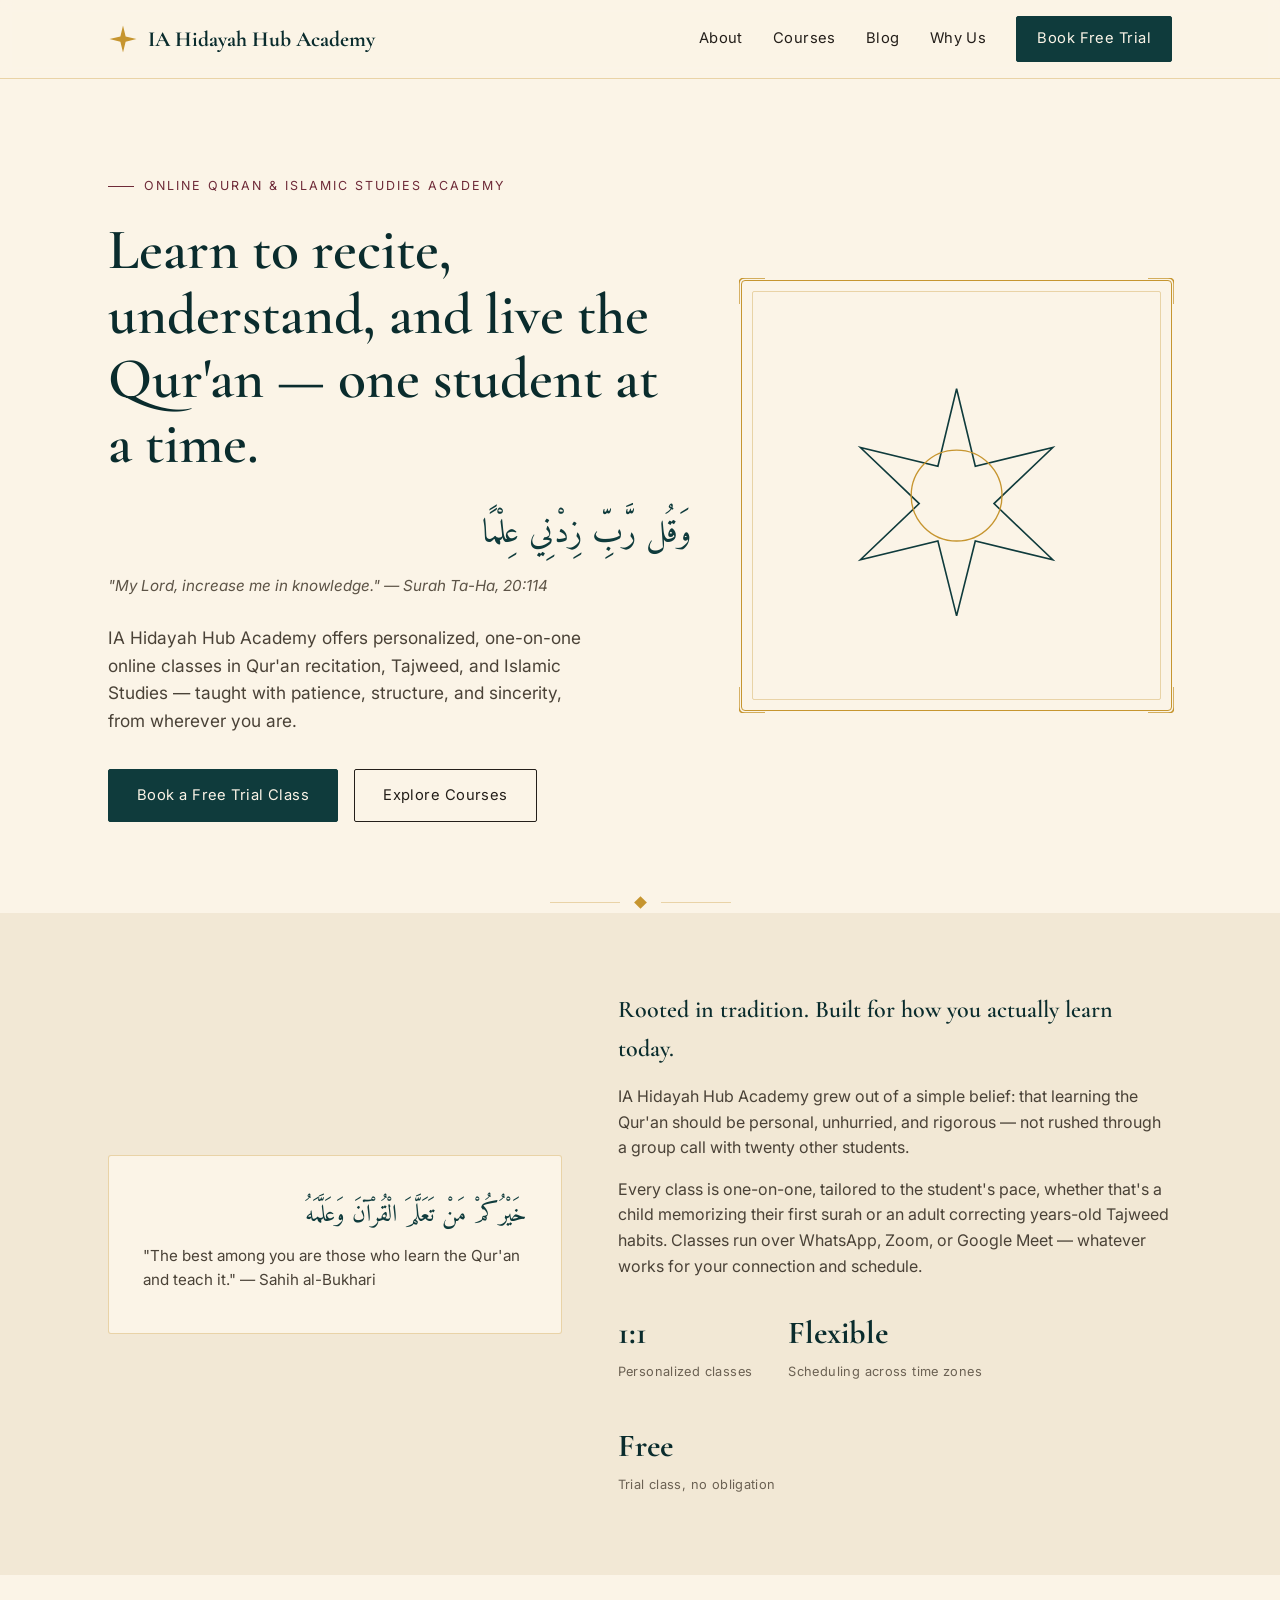
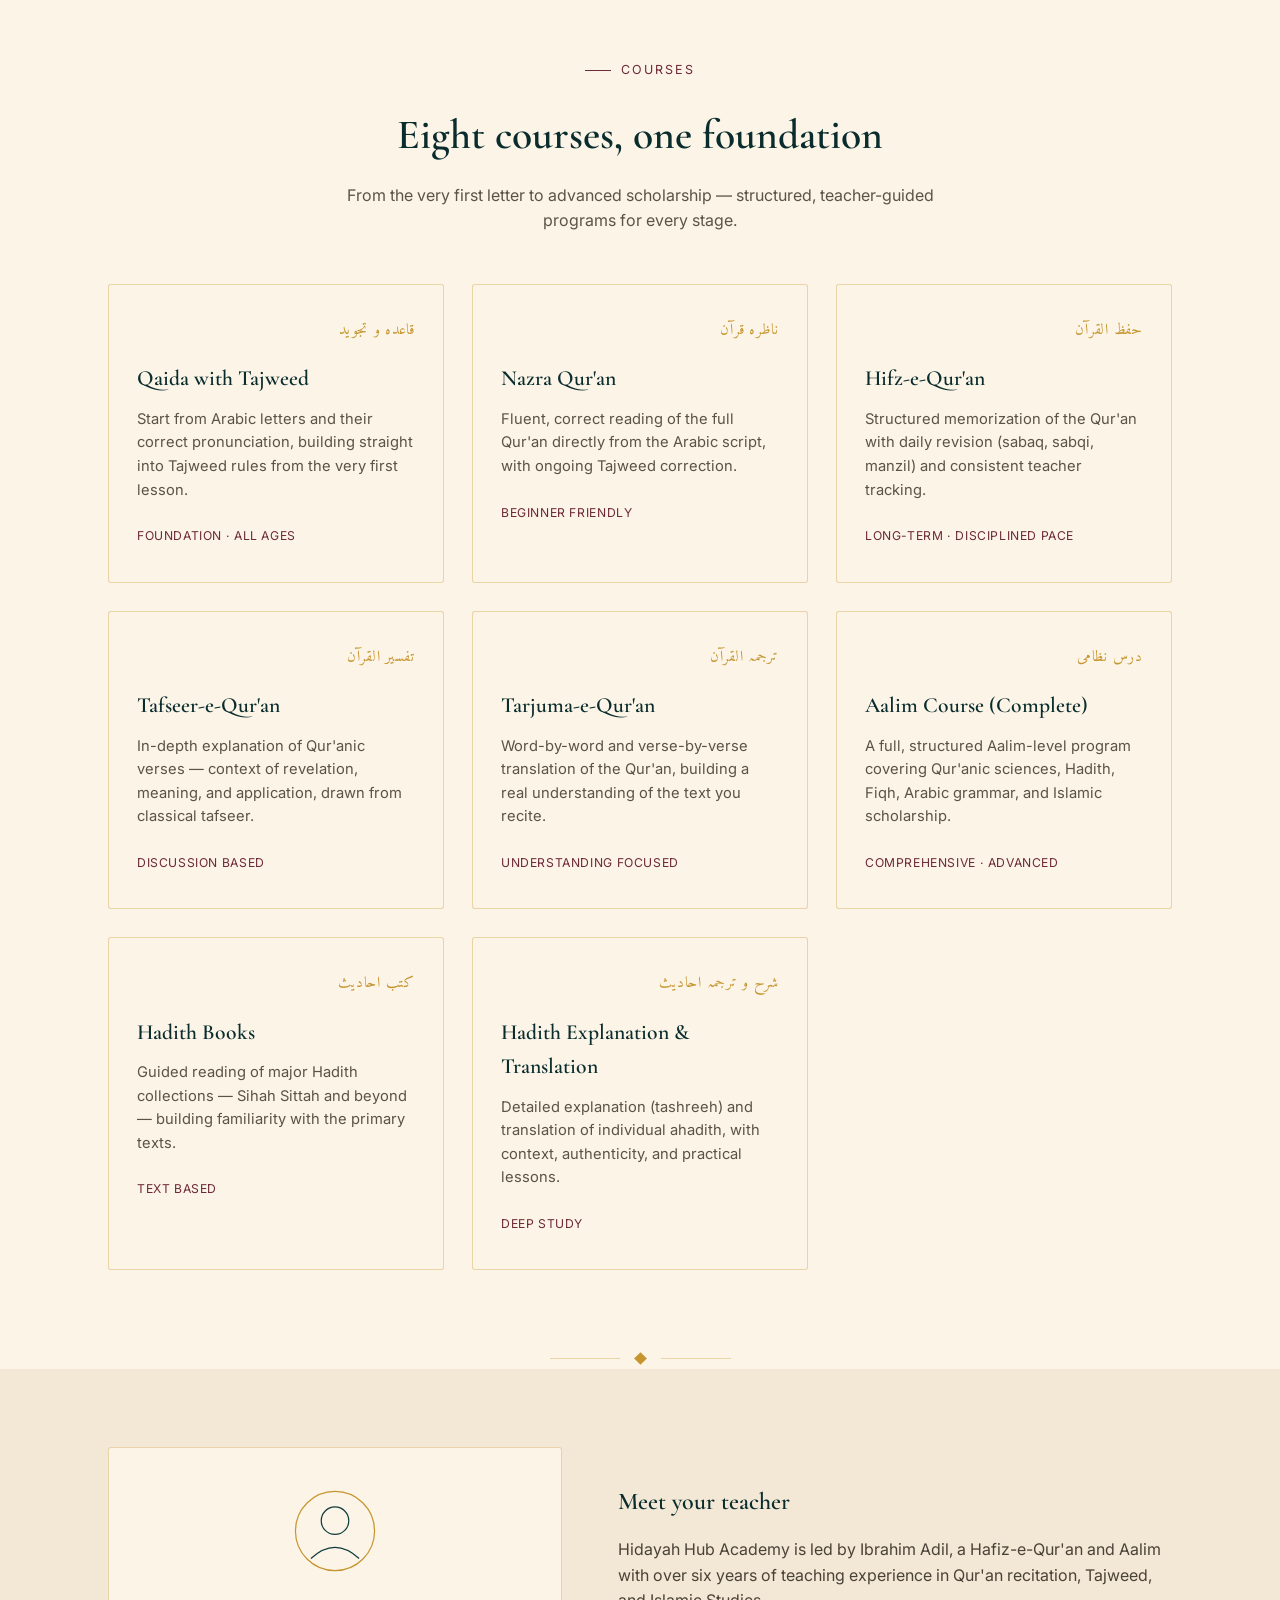
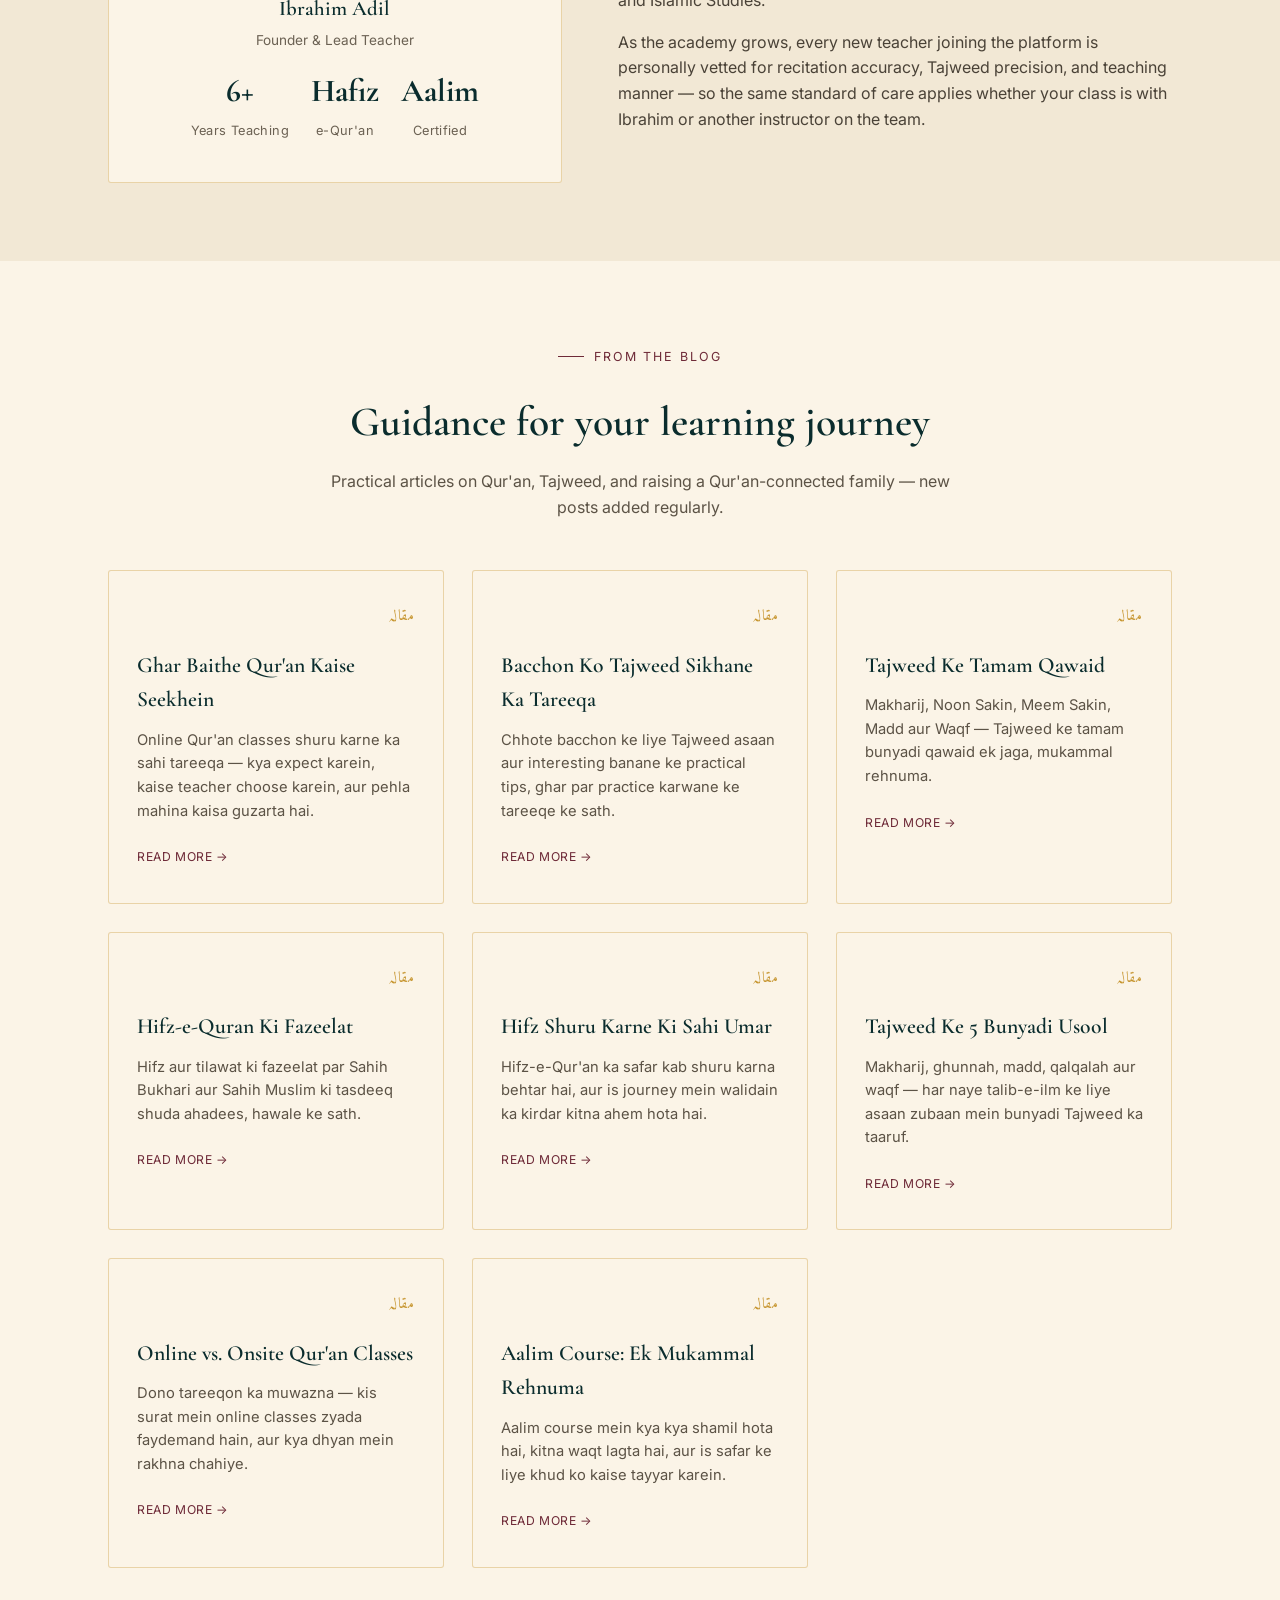
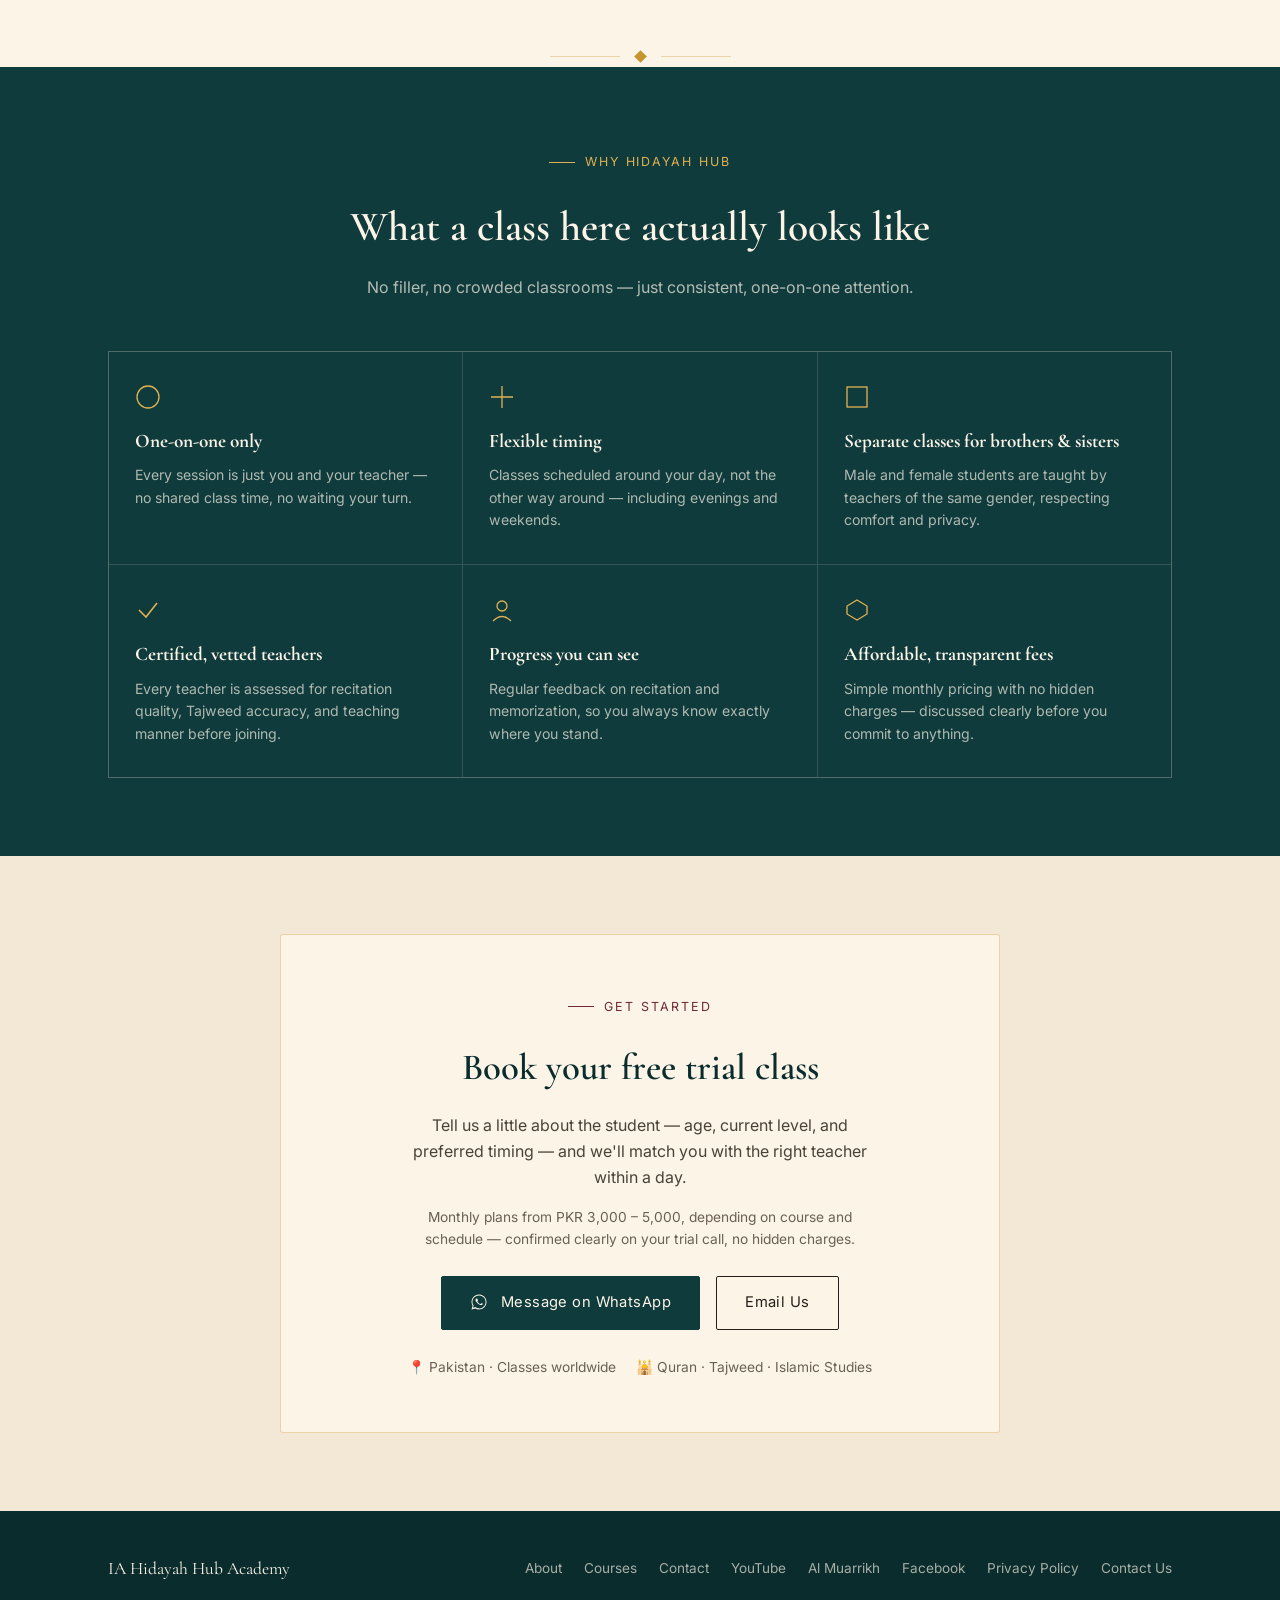
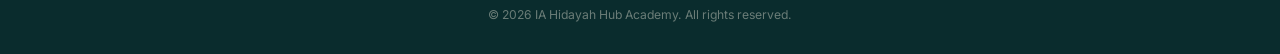
<file: index.html>
<!DOCTYPE html>
<html lang="en">
<head>
<meta charset="UTF-8">
<meta name="viewport" content="width=device-width, initial-scale=1.0">
<title>IA Hidayah Hub Academy — Online Quran, Tajweed &amp; Islamic Studies</title>
<meta name="description" content="IA Hidayah Hub Academy offers one-on-one online Quran recitation, Tajweed, and Islamic Studies classes with certified teachers, flexible scheduling, and a free trial class.">
<link rel="preconnect" href="https://fonts.googleapis.com">
<link href="https://fonts.googleapis.com/css2?family=Amiri:ital,wght@0,400;0,700;1,400&family=Cormorant+Garamond:wght@500;600;700&family=Inter:wght@400;500;600;700&display=swap" rel="stylesheet">
<style>
  :root{
    --ink: #0F3B3C;
    --ink-deep: #0A2C2D;
    --parchment: #FBF4E7;
    --parchment-dim: #F2E8D5;
    --gold: #C6952F;
    --gold-bright: #E0B152;
    --maroon: #6E2A38;
    --charcoal: #241F1A;
    --line: rgba(198,149,47,0.35);
  }
  *{ box-sizing: border-box; margin:0; padding:0; }
  html{ scroll-behavior: smooth; }
  body{
    background: var(--parchment);
    color: var(--charcoal);
    font-family: 'Inter', sans-serif;
    line-height: 1.6;
    overflow-x: hidden;
  }
  h1,h2,h3{ font-family:'Cormorant Garamond', serif; font-weight:600; color: var(--ink-deep); }
  .arabic{ font-family:'Amiri', serif; direction: rtl; }
  a{ text-decoration:none; color:inherit; }
  img,svg{ display:block; max-width:100%; }
  .wrap{ max-width: 1120px; margin: 0 auto; padding: 0 28px; }

  /* motion */
  @media (prefers-reduced-motion: reduce){
    *{ animation: none !important; transition: none !important; }
  }
  .reveal{ opacity:0; transform: translateY(18px); transition: opacity .7s ease, transform .7s ease; }
  .reveal.in{ opacity:1; transform: translateY(0); }

  /* geometric star (signature motif) */
  .star8{
    width: 100%; height:100%;
  }

  /* header */
  header{
    position: sticky; top:0; z-index: 50;
    background: rgba(251,244,231,0.92);
    backdrop-filter: blur(6px);
    border-bottom: 1px solid var(--line);
  }
  .nav{ display:flex; align-items:center; justify-content:space-between; padding: 16px 28px; max-width:1120px; margin:0 auto; }
  .brand{ display:flex; align-items:center; gap:10px; font-family:'Cormorant Garamond',serif; font-size:1.35rem; font-weight:700; color:var(--ink-deep); }
  .brand .mark{ width:30px; height:30px; flex-shrink:0; }
  .nav-links{ display:flex; align-items:center; gap:30px; }
  .nav-links a{ font-size:.92rem; letter-spacing:.03em; color: var(--charcoal); position:relative; }
  .nav-links a::after{ content:''; position:absolute; left:0; bottom:-5px; width:0; height:1px; background:var(--gold); transition:width .3s ease; }
  .nav-links a:hover::after{ width:100%; }
  .nav-cta{ background: var(--ink); color: var(--parchment) !important; padding: 10px 20px; border-radius:2px; font-size:.86rem; letter-spacing:.03em; border:1px solid var(--ink); transition: background .25s, color .25s; }
  .nav-cta:hover{ background: transparent; color: var(--ink) !important; }
  .burger{ display:none; }

  /* hero */
  .hero{ position:relative; padding: 90px 0 70px; overflow:hidden; }
  .hero-grid{ display:grid; grid-template-columns: 1.15fr .85fr; gap: 50px; align-items:center; }
  .eyebrow{ display:inline-flex; align-items:center; gap:10px; font-size:.78rem; letter-spacing:.16em; text-transform:uppercase; color: var(--maroon); margin-bottom:22px; }
  .eyebrow::before{ content:''; width:26px; height:1px; background: var(--maroon); }
  .hero h1{ font-size: clamp(2.4rem, 4.6vw, 3.6rem); line-height:1.12; margin-bottom: 22px; }
  .hero .ayah{ font-size: 2.1rem; color: var(--ink); margin: 26px 0 8px; line-height:1.9; }
  .hero .ayah-en{ font-size:.95rem; color:#5c5346; font-style:italic; margin-bottom: 26px; }
  .hero p.lede{ font-size: 1.08rem; color:#4a4237; max-width: 480px; margin-bottom: 34px; }
  .cta-row{ display:flex; gap:16px; flex-wrap:wrap; }
  .btn{ display:inline-block; padding: 14px 28px; font-size:.92rem; letter-spacing:.03em; border-radius:2px; transition: all .25s ease; }
  .btn-primary{ background: var(--ink); color: var(--parchment); border:1px solid var(--ink); }
  .btn-primary:hover{ background: var(--maroon); border-color: var(--maroon); }
  .btn-ghost{ border:1px solid var(--charcoal); color: var(--charcoal); }
  .btn-ghost:hover{ background: var(--charcoal); color: var(--parchment); }

  .hero-ornament{ position:relative; aspect-ratio: 1/1; display:flex; align-items:center; justify-content:center; }
  .frame{ position:absolute; inset:0; border: 1.5px solid var(--gold); border-radius: 4px; }
  .frame::before{ content:''; position:absolute; inset:10px; border: 1px solid var(--line); border-radius:2px; }
  .star-center{ width: 62%; animation: spin 60s linear infinite; }
  @keyframes spin{ to{ transform: rotate(360deg); } }
  .corner{ position:absolute; width:26px; height:26px; }
  .corner svg{ width:100%; height:100%; }
  .corner.tl{ top:-2px; left:-2px; }
  .corner.tr{ top:-2px; right:-2px; transform:scaleX(-1); }
  .corner.bl{ bottom:-2px; left:-2px; transform:scaleY(-1); }
  .corner.br{ bottom:-2px; right:-2px; transform:scale(-1,-1); }

  /* divider */
  .divider{ display:flex; align-items:center; justify-content:center; gap:16px; padding: 6px 0; }
  .divider .ln{ height:1px; width:70px; background: var(--line); }
  .divider .diamond{ width:9px; height:9px; background: var(--gold); transform: rotate(45deg); }

  section{ padding: 78px 0; }
  .section-head{ text-align:center; max-width:620px; margin:0 auto 50px; }
  .section-head .eyebrow{ justify-content:center; }
  .section-head h2{ font-size: clamp(1.9rem, 3.4vw, 2.6rem); margin-bottom: 14px; }
  .section-head p{ color:#5c5346; font-size:1rem; }

  /* about */
  .about{ background: var(--parchment-dim); }
  .about-grid{ display:grid; grid-template-columns: .9fr 1.1fr; gap:56px; align-items:center; }
  .about-panel{ border:1px solid var(--line); padding: 40px 34px; background: var(--parchment); border-radius:3px; }
  .about-panel .arabic{ font-size:1.5rem; color:var(--ink); margin-bottom:10px; }
  .about-panel p{ color:#4a4237; font-size:.95rem; }
  .about-copy h3{ font-size:1.5rem; margin-bottom:16px; }
  .about-copy p{ color:#4a4237; margin-bottom:16px; }
  .stat-row{ display:flex; gap:36px; margin-top: 28px; flex-wrap:wrap; }
  .stat b{ display:block; font-family:'Cormorant Garamond',serif; font-size:2rem; color: var(--ink-deep); }
  .stat span{ font-size:.8rem; color:#6b6153; letter-spacing:.03em; }

  /* courses */
  .courses-grid{ display:grid; grid-template-columns: repeat(3,1fr); gap: 28px; }
  .course-card{ display:block; background: var(--parchment); border:1px solid var(--line); border-radius:3px; padding: 34px 28px; position:relative; transition: transform .3s ease, box-shadow .3s ease; }
  .course-card:hover{ transform: translateY(-6px); box-shadow: 0 18px 34px rgba(15,59,60,0.1); }
  .course-num{ font-family:'Amiri',serif; font-size:.95rem; color: var(--gold); margin-bottom: 18px; letter-spacing:.05em; }
  .course-card h3{ font-size:1.35rem; margin-bottom:12px; }
  .course-card p{ font-size:.92rem; color:#5c5346; margin-bottom:20px; }
  .course-card .tag{ font-size:.76rem; letter-spacing:.05em; text-transform:uppercase; color: var(--maroon); }

  /* why us */
  .why{ background: var(--ink); color: var(--parchment); }
  .why .section-head h2{ color: var(--parchment); }
  .why .section-head p{ color: rgba(251,244,231,.7); }
  .why .eyebrow{ color: var(--gold-bright); }
  .why .eyebrow::before{ background: var(--gold-bright); }
  .feature-grid{ display:grid; grid-template-columns: repeat(3,1fr); gap: 1px; background: rgba(251,244,231,0.14); border:1px solid rgba(251,244,231,0.14); }
  .feature{ background: var(--ink); padding: 32px 26px; }
  .feature .mark{ width:26px; height:26px; margin-bottom:16px; }
  .feature h4{ font-family:'Cormorant Garamond',serif; font-size:1.2rem; margin-bottom:8px; color: var(--parchment); }
  .feature p{ font-size:.88rem; color: rgba(251,244,231,.68); }

  /* contact */
  .contact{ background: var(--parchment-dim); }
  .contact-panel{ background: var(--parchment); border:1px solid var(--line); border-radius:3px; padding: 54px; text-align:center; max-width: 720px; margin: 0 auto; position:relative; }
  .contact-panel h2{ font-size: clamp(1.8rem,3vw,2.3rem); margin-bottom:16px; }
  .contact-panel p{ color:#4a4237; margin-bottom: 30px; max-width:480px; margin-left:auto; margin-right:auto; }
  .contact-links{ display:flex; gap:16px; justify-content:center; flex-wrap:wrap; margin-bottom: 26px; }
  .contact-meta{ font-size:.86rem; color:#6b6153; }
  .contact-meta span{ display:inline-block; margin: 0 8px; }

  footer{ background: var(--ink-deep); color: rgba(251,244,231,.75); padding: 44px 0 30px; }
  .footer-row{ display:flex; justify-content:space-between; align-items:center; flex-wrap:wrap; gap:20px; }
  .footer-brand{ font-family:'Cormorant Garamond',serif; color: var(--parchment); font-size:1.1rem; }
  .footer-links{ display:flex; gap:22px; }
  .footer-links a{ font-size:.85rem; color: rgba(251,244,231,.65); transition: color .2s ease; }
  .footer-links a:hover{ color: var(--gold-bright); }
  .footer-note{ font-size:.76rem; color: rgba(251,244,231,.4); margin-top:22px; text-align:center; }

  @media (max-width: 880px){
    .nav-links{ display:none; }
    .hero-grid, .about-grid{ grid-template-columns: 1fr; }
    .hero-ornament{ max-width: 260px; margin: 0 auto; order:-1; }
    .courses-grid{ grid-template-columns: 1fr; }
    .feature-grid{ grid-template-columns: 1fr; }
    .contact-panel{ padding: 38px 24px; }
    .footer-row{ flex-direction:column; text-align:center; }
  }
</style>
  <script async src="https://pagead2.googlesyndication.com/pagead/js/adsbygoogle.js?client=ca-pub-2470073934285605"
     crossorigin="anonymous"></script>
</head>
<body>

<header>
  <div class="nav">
    <a href="#top" class="brand">
      <svg class="mark" viewBox="0 0 40 40" fill="none"><path d="M20 2 L23.5 16.5 L38 20 L23.5 23.5 L20 38 L16.5 23.5 L2 20 L16.5 16.5 Z" fill="#C6952F"/></svg>
      IA Hidayah Hub Academy
    </a>
    <nav class="nav-links">
      <a href="#about">About</a>
      <a href="#courses">Courses</a>
      <a href="#blog">Blog</a>
      <a href="#why">Why Us</a>
      <a href="#contact" class="nav-cta">Book Free Trial</a>
    </nav>
  </div>
</header>

<main id="top">
  <section class="hero">
    <div class="wrap hero-grid">
      <div class="reveal">
        <div class="eyebrow">Online Quran &amp; Islamic Studies Academy</div>
        <h1>Learn to recite, understand, and live the Qur'an — one student at a time.</h1>
        <p class="ayah arabic">وَقُل رَّبِّ زِدْنِي عِلْمًا</p>
        <p class="ayah-en">"My Lord, increase me in knowledge." — Surah Ta-Ha, 20:114</p>
        <p class="lede">IA Hidayah Hub Academy offers personalized, one-on-one online classes in Qur'an recitation, Tajweed, and Islamic Studies — taught with patience, structure, and sincerity, from wherever you are.</p>
        <div class="cta-row">
          <a href="#contact" class="btn btn-primary">Book a Free Trial Class</a>
          <a href="#courses" class="btn btn-ghost">Explore Courses</a>
        </div>
      </div>
      <div class="hero-ornament reveal">
        <div class="frame"></div>
        <div class="corner tl"><svg viewBox="0 0 26 26"><path d="M0 26 V6 Q0 0 6 0 H26" stroke="#C6952F" stroke-width="1.4" fill="none"/></svg></div>
        <div class="corner tr"><svg viewBox="0 0 26 26"><path d="M0 26 V6 Q0 0 6 0 H26" stroke="#C6952F" stroke-width="1.4" fill="none"/></svg></div>
        <div class="corner bl"><svg viewBox="0 0 26 26"><path d="M0 26 V6 Q0 0 6 0 H26" stroke="#C6952F" stroke-width="1.4" fill="none"/></svg></div>
        <div class="corner br"><svg viewBox="0 0 26 26"><path d="M0 26 V6 Q0 0 6 0 H26" stroke="#C6952F" stroke-width="1.4" fill="none"/></svg></div>
        <svg class="star-center" viewBox="0 0 200 200">
          <g fill="none" stroke="#0F3B3C" stroke-width="1.2">
            <path d="M100 20 L114 78 L172 64 L128 106 L172 148 L114 134 L100 190 L86 134 L28 148 L72 106 L28 64 L86 78 Z"/>
            <circle cx="100" cy="100" r="34" stroke="#C6952F" stroke-width="1"/>
          </g>
        </svg>
      </div>
    </div>
  </section>

  <div class="divider"><span class="ln"></span><span class="diamond"></span><span class="ln"></span></div>

  <section class="about" id="about">
    <div class="wrap about-grid">
      <div class="about-panel reveal">
        <p class="arabic">خَيْرُكُمْ مَنْ تَعَلَّمَ الْقُرْآنَ وَعَلَّمَهُ</p>
        <p>"The best among you are those who learn the Qur'an and teach it." — Sahih al-Bukhari</p>
      </div>
      <div class="about-copy reveal">
        <h3>Rooted in tradition. Built for how you actually learn today.</h3>
        <p>IA Hidayah Hub Academy grew out of a simple belief: that learning the Qur'an should be personal, unhurried, and rigorous — not rushed through a group call with twenty other students.</p>
        <p>Every class is one-on-one, tailored to the student's pace, whether that's a child memorizing their first surah or an adult correcting years-old Tajweed habits. Classes run over WhatsApp, Zoom, or Google Meet — whatever works for your connection and schedule.</p>
        <div class="stat-row">
          <div class="stat"><b>1:1</b><span>Personalized classes</span></div>
          <div class="stat"><b>Flexible</b><span>Scheduling across time zones</span></div>
          <div class="stat"><b>Free</b><span>Trial class, no obligation</span></div>
        </div>
      </div>
    </div>
  </section>

  <section id="courses">
    <div class="wrap">
      <div class="section-head reveal">
        <div class="eyebrow">Courses</div>
        <h2>Eight courses, one foundation</h2>
        <p>From the very first letter to advanced scholarship — structured, teacher-guided programs for every stage.</p>
      </div>
      <div class="courses-grid">
        <div class="course-card reveal">
          <div class="course-num arabic">قاعدہ و تجوید</div>
          <h3>Qaida with Tajweed</h3>
          <p>Start from Arabic letters and their correct pronunciation, building straight into Tajweed rules from the very first lesson.</p>
          <span class="tag">Foundation · All ages</span>
        </div>
        <div class="course-card reveal">
          <div class="course-num arabic">ناظرہ قرآن</div>
          <h3>Nazra Qur'an</h3>
          <p>Fluent, correct reading of the full Qur'an directly from the Arabic script, with ongoing Tajweed correction.</p>
          <span class="tag">Beginner friendly</span>
        </div>
        <div class="course-card reveal">
          <div class="course-num arabic">حفظ القرآن</div>
          <h3>Hifz-e-Qur'an</h3>
          <p>Structured memorization of the Qur'an with daily revision (sabaq, sabqi, manzil) and consistent teacher tracking.</p>
          <span class="tag">Long-term · Disciplined pace</span>
        </div>
        <div class="course-card reveal">
          <div class="course-num arabic">تفسیر القرآن</div>
          <h3>Tafseer-e-Qur'an</h3>
          <p>In-depth explanation of Qur'anic verses — context of revelation, meaning, and application, drawn from classical tafseer.</p>
          <span class="tag">Discussion based</span>
        </div>
        <div class="course-card reveal">
          <div class="course-num arabic">ترجمہ القرآن</div>
          <h3>Tarjuma-e-Qur'an</h3>
          <p>Word-by-word and verse-by-verse translation of the Qur'an, building a real understanding of the text you recite.</p>
          <span class="tag">Understanding focused</span>
        </div>
        <div class="course-card reveal">
          <div class="course-num arabic">درس نظامی</div>
          <h3>Aalim Course (Complete)</h3>
          <p>A full, structured Aalim-level program covering Qur'anic sciences, Hadith, Fiqh, Arabic grammar, and Islamic scholarship.</p>
          <span class="tag">Comprehensive · Advanced</span>
        </div>
        <div class="course-card reveal">
          <div class="course-num arabic">کتب احادیث</div>
          <h3>Hadith Books</h3>
          <p>Guided reading of major Hadith collections — Sihah Sittah and beyond — building familiarity with the primary texts.</p>
          <span class="tag">Text based</span>
        </div>
        <div class="course-card reveal">
          <div class="course-num arabic">شرح و ترجمہ احادیث</div>
          <h3>Hadith Explanation &amp; Translation</h3>
          <p>Detailed explanation (tashreeh) and translation of individual ahadith, with context, authenticity, and practical lessons.</p>
          <span class="tag">Deep study</span>
        </div>
      </div>
    </div>
  </section>

  <div class="divider"><span class="ln"></span><span class="diamond"></span><span class="ln"></span></div>

  <section class="about" id="teacher">
    <div class="wrap about-grid">
      <div class="about-panel reveal" style="text-align:center;">
        <svg viewBox="0 0 100 100" width="86" height="86" style="margin:0 auto 18px;">
          <circle cx="50" cy="50" r="46" fill="none" stroke="#C6952F" stroke-width="1.4"/>
          <circle cx="50" cy="38" r="16" fill="none" stroke="#0F3B3C" stroke-width="1.4"/>
          <path d="M22 82 Q50 56 78 82" fill="none" stroke="#0F3B3C" stroke-width="1.4"/>
        </svg>
        <h3 style="font-size:1.3rem;margin-bottom:4px;">Ibrahim Adil</h3>
        <p style="color:#6b6153;font-size:.85rem;margin-bottom:14px;">Founder &amp; Lead Teacher</p>
        <div class="stat-row" style="justify-content:center;gap:22px;margin-top:0;">
          <div class="stat"><b>6+</b><span>Years Teaching</span></div>
          <div class="stat"><b>Hafiz</b><span>e-Qur'an</span></div>
          <div class="stat"><b>Aalim</b><span>Certified</span></div>
        </div>
      </div>
      <div class="about-copy reveal">
        <h3>Meet your teacher</h3>
        <p>Hidayah Hub Academy is led by Ibrahim Adil, a Hafiz-e-Qur'an and Aalim with over six years of teaching experience in Qur'an recitation, Tajweed, and Islamic Studies.</p>
        <p>As the academy grows, every new teacher joining the platform is personally vetted for recitation accuracy, Tajweed precision, and teaching manner — so the same standard of care applies whether your class is with Ibrahim or another instructor on the team.</p>
      </div>
    </div>
  </section>

  <section id="blog">
    <div class="wrap">
      <div class="section-head reveal">
        <div class="eyebrow">From the Blog</div>
        <h2>Guidance for your learning journey</h2>
        <p>Practical articles on Qur'an, Tajweed, and raising a Qur'an-connected family — new posts added regularly.</p>
      </div>
      <div class="courses-grid">
        <a href="blog/ghar-baithe-quran.html" class="course-card reveal">
          <div class="course-num arabic">مقالہ</div>
          <h3>Ghar Baithe Qur'an Kaise Seekhein</h3>
          <p>Online Qur'an classes shuru karne ka sahi tareeqa — kya expect karein, kaise teacher choose karein, aur pehla mahina kaisa guzarta hai.</p>
          <span class="tag">Read more →</span>
        </a>
        <a href="blog/tajweed-bachon.html" class="course-card reveal">
          <div class="course-num arabic">مقالہ</div>
          <h3>Bacchon Ko Tajweed Sikhane Ka Tareeqa</h3>
          <p>Chhote bacchon ke liye Tajweed asaan aur interesting banane ke practical tips, ghar par practice karwane ke tareeqe ke sath.</p>
          <span class="tag">Read more →</span>
        </a>
        <a href="blog/tajweed-ke-qawaid.html" class="course-card reveal">
  <div class="course-num arabic">مقالہ</div>
  <h3>Tajweed Ke Tamam Qawaid</h3>
  <p>Makharij, Noon Sakin, Meem Sakin, Madd aur Waqf — Tajweed ke tamam bunyadi qawaid ek jaga, mukammal rehnuma.</p>
  <span class="tag">Read more →</span>
</a>
<a href="blog/hifz-ki-fazeelat.html" class="course-card reveal">
  <div class="course-num arabic">مقالہ</div>
  <h3>Hifz-e-Quran Ki Fazeelat</h3>
  <p>Hifz aur tilawat ki fazeelat par Sahih Bukhari aur Sahih Muslim ki tasdeeq shuda ahadees, hawale ke sath.</p>
  <span class="tag">Read more →</span>
</a>
        <a href="blog/hifz-umar.html" class="course-card reveal">
          <div class="course-num arabic">مقالہ</div>
          <h3>Hifz Shuru Karne Ki Sahi Umar</h3>
          <p>Hifz-e-Qur'an ka safar kab shuru karna behtar hai, aur is journey mein walidain ka kirdar kitna ahem hota hai.</p>
          <span class="tag">Read more →</span>
        </a>
        <a href="blog/tajweed-usool.html" class="course-card reveal">
          <div class="course-num arabic">مقالہ</div>
          <h3>Tajweed Ke 5 Bunyadi Usool</h3>
          <p>Makharij, ghunnah, madd, qalqalah aur waqf — har naye talib-e-ilm ke liye asaan zubaan mein bunyadi Tajweed ka taaruf.</p>
          <span class="tag">Read more →</span>
        </a>
        <a href="blog/online-vs-onsite.html" class="course-card reveal">
          <div class="course-num arabic">مقالہ</div>
          <h3>Online vs. Onsite Qur'an Classes</h3>
          <p>Dono tareeqon ka muwazna — kis surat mein online classes zyada faydemand hain, aur kya dhyan mein rakhna chahiye.</p>
          <span class="tag">Read more →</span>
        </a>
        <a href="blog/aalim-course.html" class="course-card reveal">
          <div class="course-num arabic">مقالہ</div>
          <h3>Aalim Course: Ek Mukammal Rehnuma</h3>
          <p>Aalim course mein kya kya shamil hota hai, kitna waqt lagta hai, aur is safar ke liye khud ko kaise tayyar karein.</p>
          <span class="tag">Read more →</span>
        </a>
      </div>
    </div>
  </section>

  <div class="divider"><span class="ln"></span><span class="diamond"></span><span class="ln"></span></div>

  <section class="why" id="why">
    <div class="wrap">
      <div class="section-head reveal">
        <div class="eyebrow">Why Hidayah Hub</div>
        <h2>What a class here actually looks like</h2>
        <p>No filler, no crowded classrooms — just consistent, one-on-one attention.</p>
      </div>
    </div>
    <div class="wrap">
      <div class="feature-grid">
        <div class="feature reveal">
          <svg class="mark" viewBox="0 0 26 26"><circle cx="13" cy="13" r="11" stroke="#E0B152" stroke-width="1.3" fill="none"/></svg>
          <h4>One-on-one only</h4>
          <p>Every session is just you and your teacher — no shared class time, no waiting your turn.</p>
        </div>
        <div class="feature reveal">
          <svg class="mark" viewBox="0 0 26 26"><path d="M13 2 L13 24 M2 13 L24 13" stroke="#E0B152" stroke-width="1.3"/></svg>
          <h4>Flexible timing</h4>
          <p>Classes scheduled around your day, not the other way around — including evenings and weekends.</p>
        </div>
        <div class="feature reveal">
          <svg class="mark" viewBox="0 0 26 26"><rect x="3" y="3" width="20" height="20" stroke="#E0B152" stroke-width="1.3" fill="none"/></svg>
          <h4>Separate classes for brothers &amp; sisters</h4>
          <p>Male and female students are taught by teachers of the same gender, respecting comfort and privacy.</p>
        </div>
        <div class="feature reveal">
          <svg class="mark" viewBox="0 0 26 26"><path d="M4 13 L11 20 L22 6" stroke="#E0B152" stroke-width="1.6" fill="none"/></svg>
          <h4>Certified, vetted teachers</h4>
          <p>Every teacher is assessed for recitation quality, Tajweed accuracy, and teaching manner before joining.</p>
        </div>
        <div class="feature reveal">
          <svg class="mark" viewBox="0 0 26 26"><circle cx="13" cy="9" r="5" stroke="#E0B152" stroke-width="1.3" fill="none"/><path d="M4 24 Q13 15 22 24" stroke="#E0B152" stroke-width="1.3" fill="none"/></svg>
          <h4>Progress you can see</h4>
          <p>Regular feedback on recitation and memorization, so you always know exactly where you stand.</p>
        </div>
        <div class="feature reveal">
          <svg class="mark" viewBox="0 0 26 26"><path d="M13 3 L23 9 V17 L13 23 L3 17 V9 Z" stroke="#E0B152" stroke-width="1.3" fill="none"/></svg>
          <h4>Affordable, transparent fees</h4>
          <p>Simple monthly pricing with no hidden charges — discussed clearly before you commit to anything.</p>
        </div>
      </div>
    </div>
  </section>

  <section class="contact" id="contact">
    <div class="wrap">
      <div class="contact-panel reveal">
        <div class="eyebrow" style="justify-content:center;">Get Started</div>
        <h2>Book your free trial class</h2>
        <p>Tell us a little about the student — age, current level, and preferred timing — and we'll match you with the right teacher within a day.</p>
        <p style="font-size:.86rem;color:#6b6153;margin-top:-14px;margin-bottom:26px;">Monthly plans from PKR 3,000 – 5,000, depending on course and schedule — confirmed clearly on your trial call, no hidden charges.</p>
        <div class="contact-links">
          <a href="https://wa.me/923262214367" class="btn btn-primary btn-whatsapp">
            <svg viewBox="0 0 24 24" width="18" height="18" fill="currentColor" style="display:inline-block;vertical-align:-4px;margin-right:8px;"><path d="M17.5 14.4c-.3-.1-1.6-.8-1.9-.9-.3-.1-.4-.1-.6.1-.2.3-.7.9-.8 1-.1.2-.3.2-.6.1-.3-.1-1.2-.4-2.2-1.4-.8-.7-1.4-1.6-1.5-1.9-.2-.3 0-.5.1-.6.1-.1.3-.3.4-.5.1-.1.2-.3.2-.4.1-.2 0-.3 0-.4-.1-.1-.6-1.4-.8-1.9-.2-.5-.4-.4-.6-.4h-.5c-.2 0-.4.1-.6.3-.2.3-.8.8-.8 1.9s.8 2.2 1 2.4c.1.1 1.7 2.6 4.1 3.6.6.2 1 .4 1.4.5.6.2 1.1.2 1.5.1.5-.1 1.4-.6 1.6-1.1.2-.5.2-1 .1-1.1-.1-.1-.2-.2-.5-.3z"/><path d="M12 2C6.5 2 2 6.5 2 12c0 1.9.5 3.6 1.5 5.1L2 22l5.1-1.4C8.5 21.5 10.2 22 12 22c5.5 0 10-4.5 10-10S17.5 2 12 2zm0 18.2c-1.7 0-3.3-.5-4.6-1.3l-.3-.2-3.1.8.8-3-.2-.3C3.7 14.9 3.2 13.5 3.2 12c0-4.8 3.9-8.7 8.8-8.7s8.8 3.9 8.8 8.7-3.9 8.7-8.8 8.7z"/></svg>
            Message on WhatsApp
          </a>
          <a href="mailto:ibrahimadil7860@gmail.com" class="btn btn-ghost">Email Us</a>
        </div>
        <div class="contact-meta">
          <span>📍 Pakistan · Classes worldwide</span>
          <span>🕌 Quran · Tajweed · Islamic Studies</span>
        </div>
      </div>
    </div>
  </section>
</main>

<footer>
  <div class="wrap">
    <div class="footer-row">
      <div class="footer-brand">IA Hidayah Hub Academy</div>
      <div class="footer-links">
        <a href="#about">About</a>
        <a href="#courses">Courses</a>
        <a href="#contact">Contact</a>
        <a href="https://youtube.com/@ahidayahnoor" target="_blank">YouTube</a>
        <a href="https://youtube.com/@almuarrikh.official" target="_blank">Al Muarrikh</a>
        <a href="https://www.facebook.com/share/19P4MpADRA/" target="_blank">Facebook</a>
        <a href="privacy-policy.html">Privacy Policy</a>
<a href="contact.html">Contact Us</a>
      </div>
    </div>
    <div class="footer-note">© <span id="year"></span> IA Hidayah Hub Academy. All rights reserved.</div>
  </div>
</footer>

<script>
  document.getElementById('year').textContent = new Date().getFullYear();
  const io = new IntersectionObserver((entries)=>{
    entries.forEach(e=>{ if(e.isIntersecting){ e.target.classList.add('in'); io.unobserve(e.target); } });
  }, { threshold: 0.15 });
  document.querySelectorAll('.reveal').forEach(el => io.observe(el));
</script>

</body>
</html>
</file>
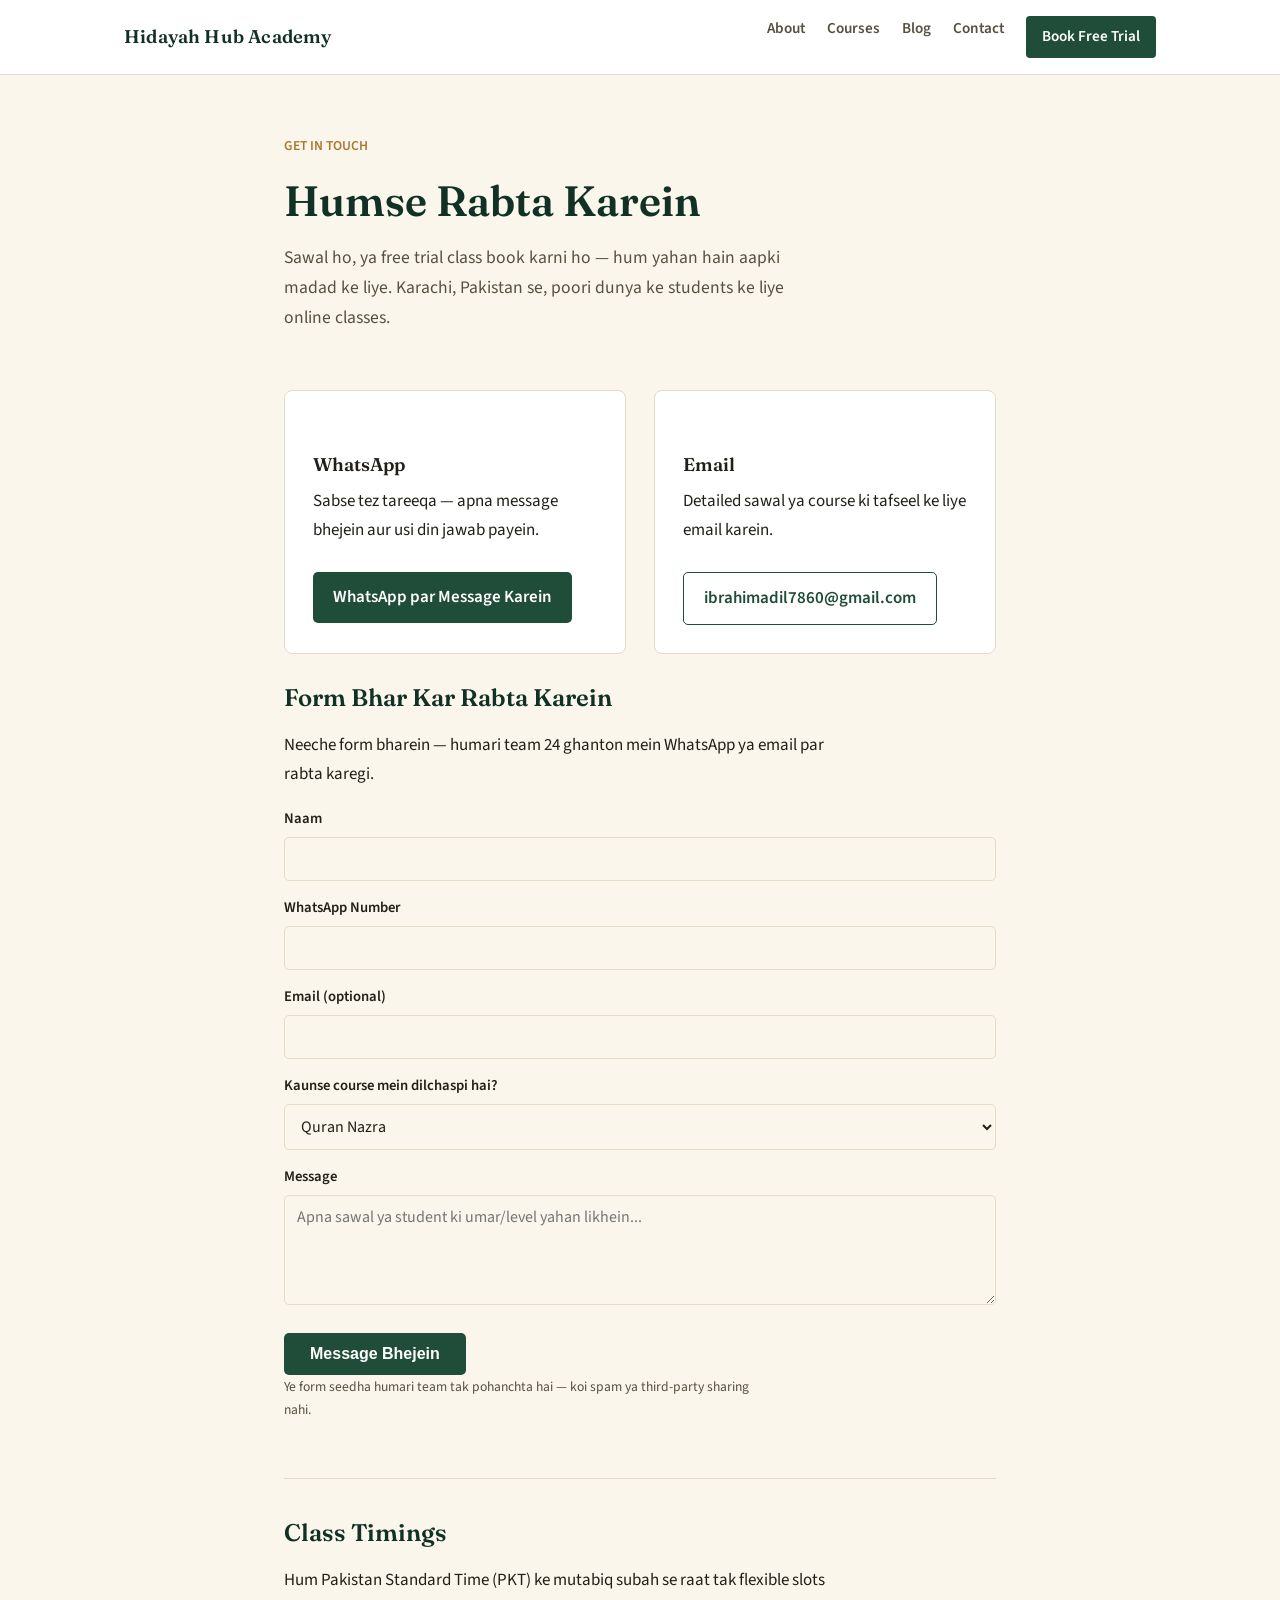
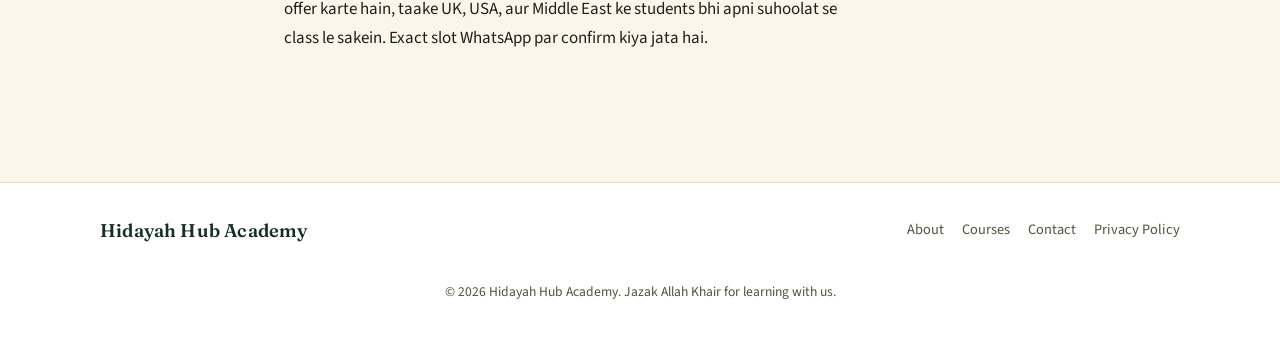
<file: contact.html>
<!DOCTYPE html>
<html lang="ur-PK">
<head>
<meta charset="UTF-8">
<meta name="viewport" content="width=device-width, initial-scale=1">
<title>Contact Us — Hidayah Hub Academy</title>
<meta name="description" content="Hidayah Hub Academy se rabta karein — WhatsApp, email ya form ke zariye free trial class book karein.">
<link rel="stylesheet" href="hh-pages.css">
</head>
<body>

<header class="site-header">
  <div class="header-inner">
    <a class="brand" href="index.html">Hidayah Hub Academy</a>
    <nav class="main-nav">
      <a href="index.html#about">About</a>
      <a href="index.html#courses">Courses</a>
      <a href="index.html#blog">Blog</a>
      <a href="contact.html">Contact</a>
      <a class="cta" href="#form">Book Free Trial</a>
    </nav>
  </div>
</header>

<section class="page-hero">
  <span class="eyebrow">GET IN TOUCH</span>
  <h1>Humse Rabta Karein</h1>
  <p class="lede">Sawal ho, ya free trial class book karni ho — hum yahan hain aapki madad ke liye. Karachi, Pakistan se, poori dunya ke students ke liye online classes.</p>
</section>

<main class="content">

  <div class="contact-grid">
    <div class="contact-card">
      <h3>WhatsApp</h3>
      <p>Sabse tez tareeqa — apna message bhejein aur usi din jawab payein.</p>
      <a class="channel-btn" href="https://wa.me/923262214367" target="_blank" rel="noopener">WhatsApp par Message Karein</a>
    </div>
    <div class="contact-card">
      <h3>Email</h3>
      <p>Detailed sawal ya course ki tafseel ke liye email karein.</p>
      <a class="channel-btn secondary" href="mailto:ibrahimadil7860@gmail.com">ibrahimadil7860@gmail.com</a>
    </div>
  </div>

  <h2 id="form">Form Bhar Kar Rabta Karein</h2>
  <p>Neeche form bharein — humari team 24 ghanton mein WhatsApp ya email par rabta karegi.</p>

  <form class="contact-form" name="contact" method="POST" data-netlify="true" netlify-honeypot="bot-field">
    <input type="hidden" name="form-name" value="contact">
    <p class="hidden" style="display:none;">
      <label>Don't fill this out if you're human: <input name="bot-field"></label>
    </p>

    <label for="name">Naam</label>
    <input type="text" id="name" name="name" required>

    <label for="whatsapp">WhatsApp Number</label>
    <input type="tel" id="whatsapp" name="whatsapp" required>

    <label for="email">Email (optional)</label>
    <input type="email" id="email" name="email">

    <label for="course">Kaunse course mein dilchaspi hai?</label>
    <select id="course" name="course">
      <option>Quran Nazra</option>
      <option>Tajweed</option>
      <option>Hifz-e-Quran</option>
      <option>Tafseer</option>
      <option>Arabic Language</option>
      <option>Doosra / Not sure yet</option>
    </select>

    <label for="message">Message</label>
    <textarea id="message" name="message" placeholder="Apna sawal ya student ki umar/level yahan likhein..."></textarea>

    <button type="submit">Message Bhejein</button>
    <p class="form-note">Ye form seedha humari team tak pohanchta hai — koi spam ya third-party sharing nahi.</p>
  </form>

  <h2>Class Timings</h2>
  <p>Hum Pakistan Standard Time (PKT) ke mutabiq subah se raat tak flexible slots offer karte hain, taake UK, USA, aur Middle East ke students bhi apni suhoolat se class le sakein. Exact slot WhatsApp par confirm kiya jata hai.</p>

</main>

<footer class="site-footer">
  <div class="footer-inner">
    <span class="brand">Hidayah Hub Academy</span>
    <nav>
      <a href="index.html#about">About</a>
      <a href="index.html#courses">Courses</a>
      <a href="contact.html">Contact</a>
      <a href="privacy-policy.html">Privacy Policy</a>
    </nav>
    <p class="footer-note">© 2026 Hidayah Hub Academy. Jazak Allah Khair for learning with us.</p>
  </div>
</footer>

</body>
</html>
</file>
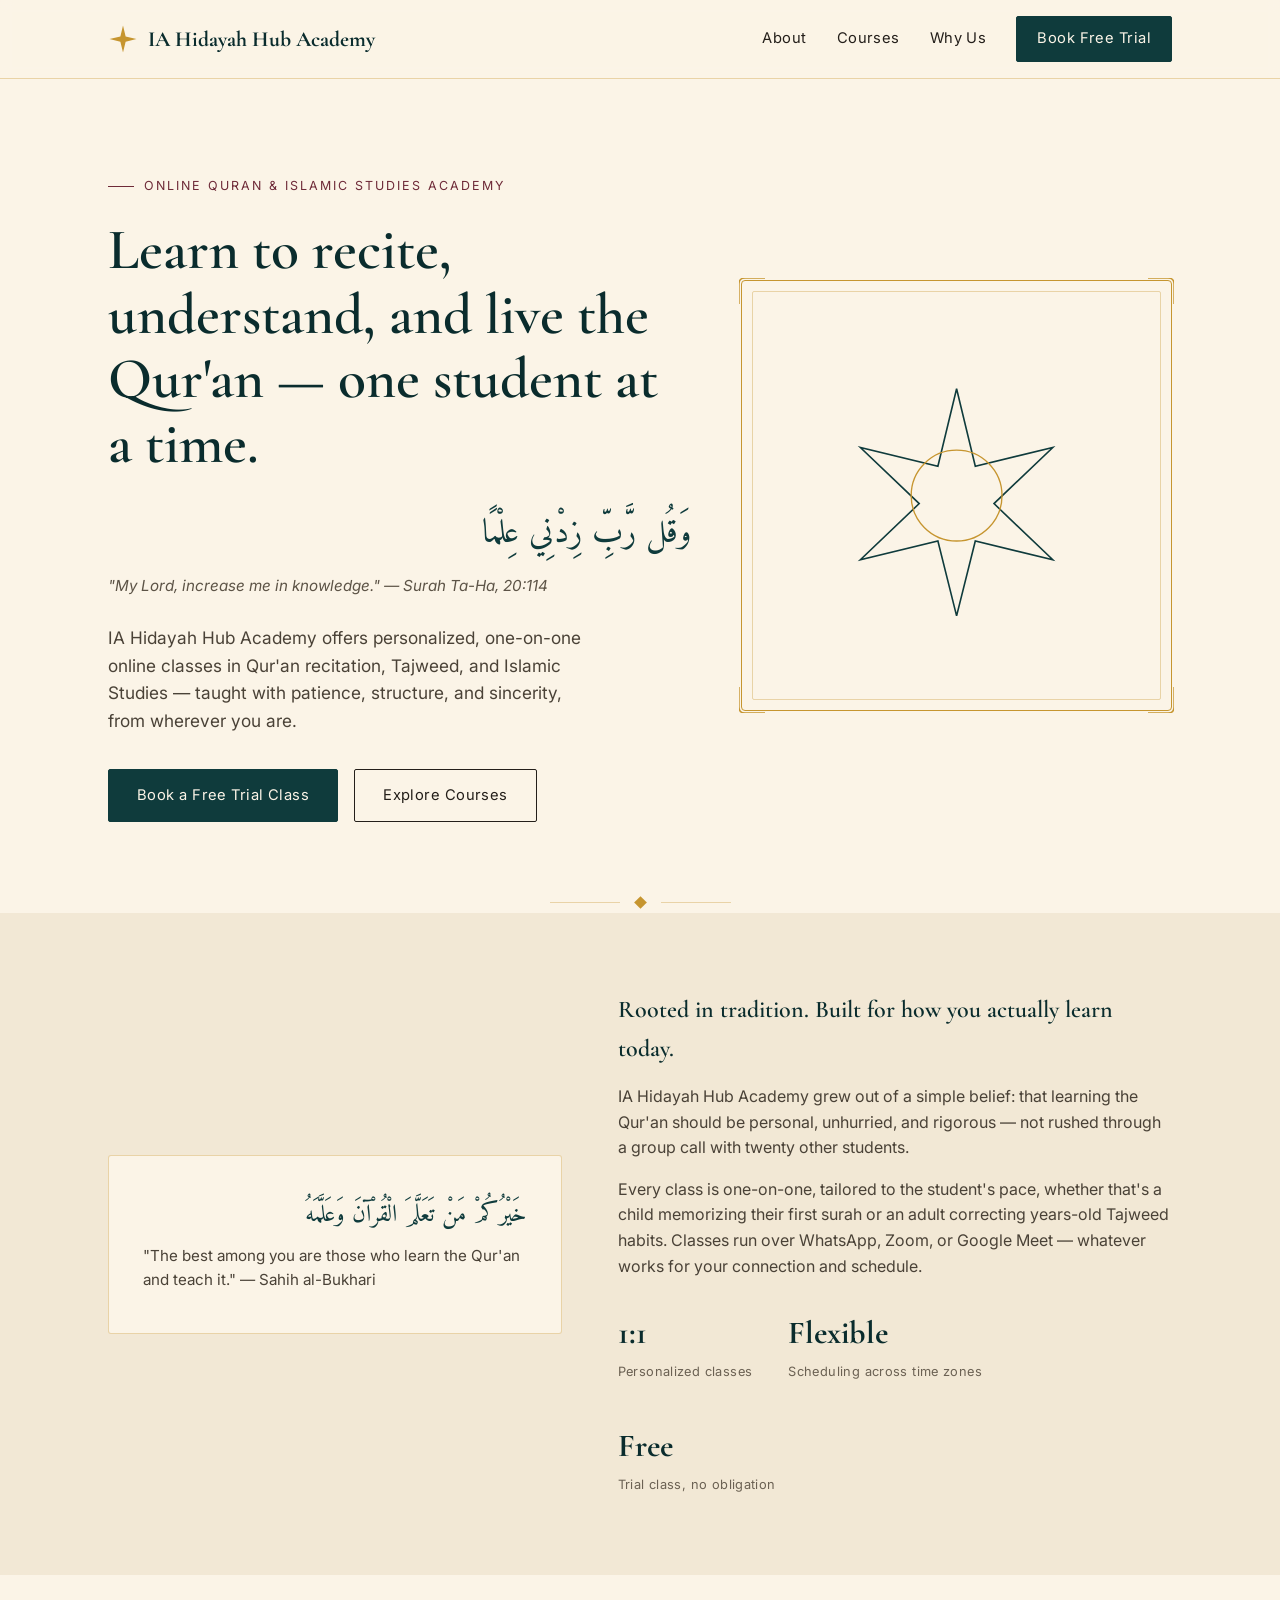
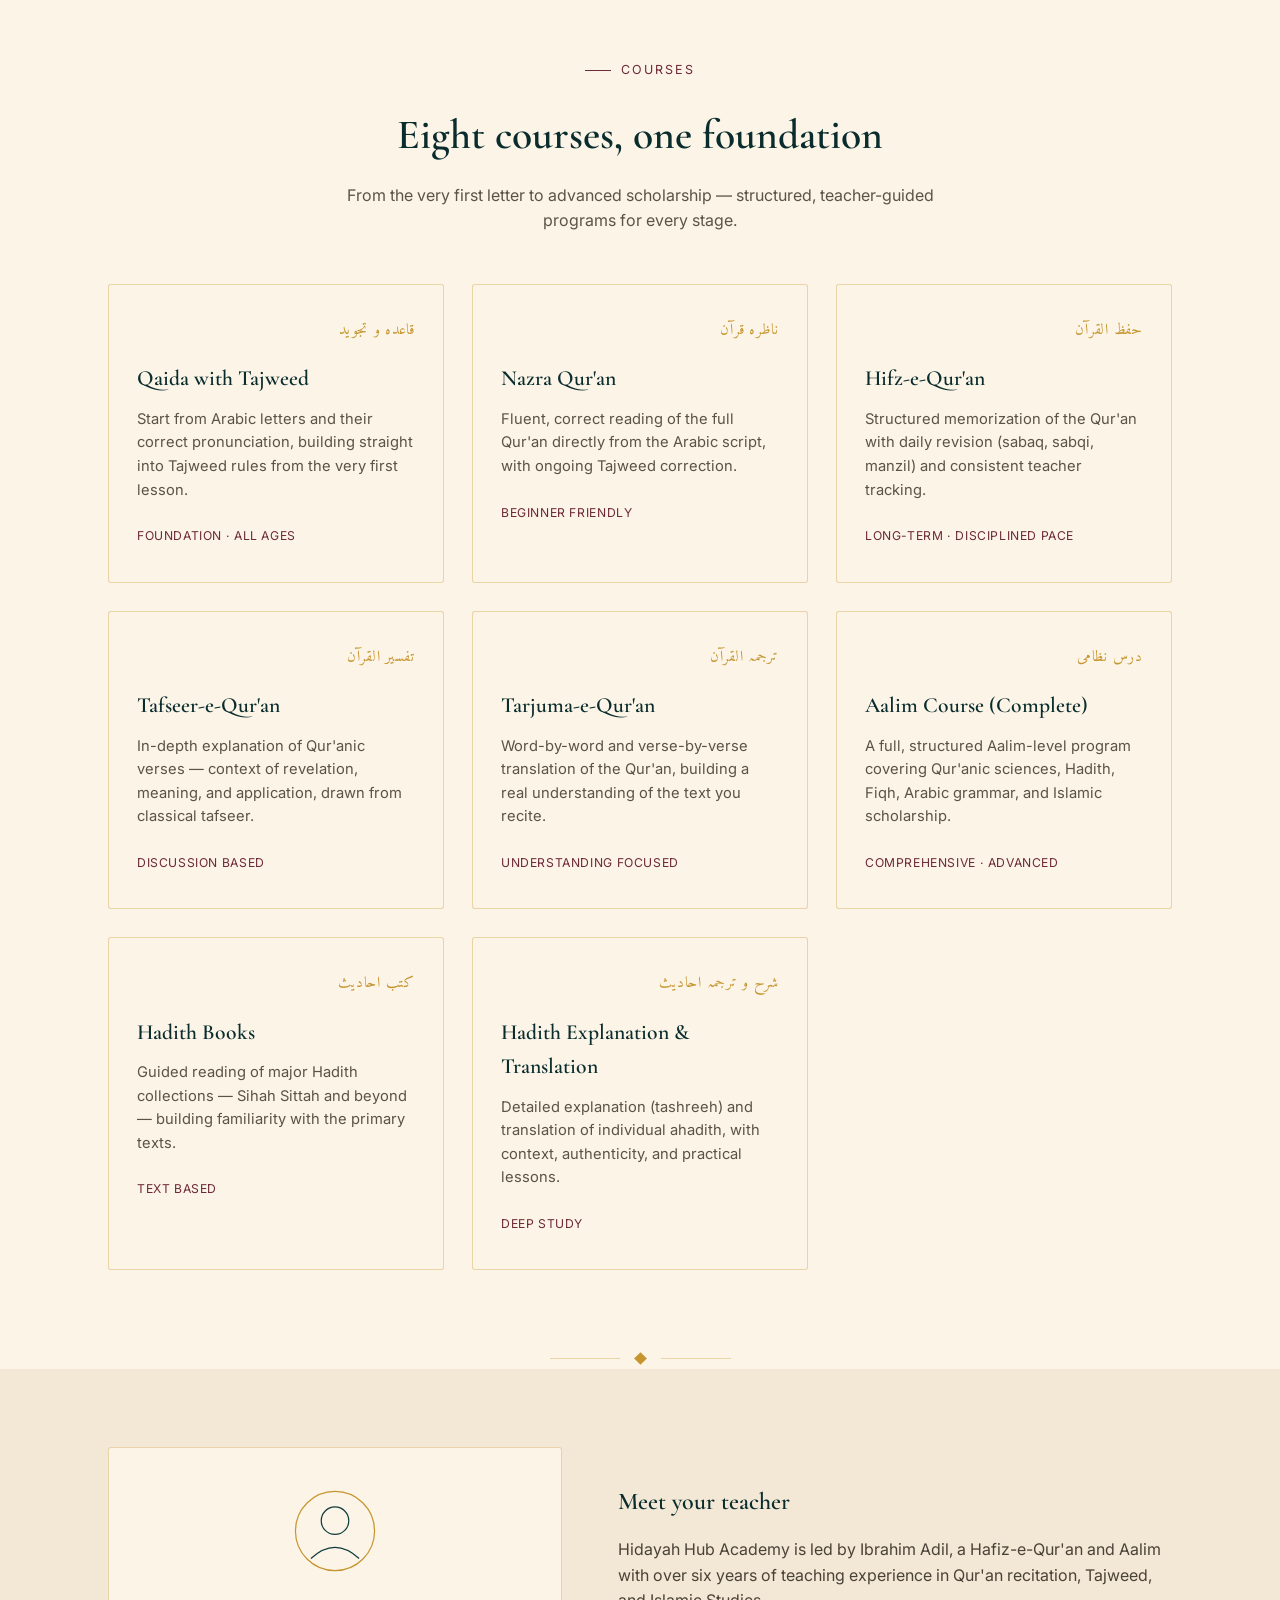
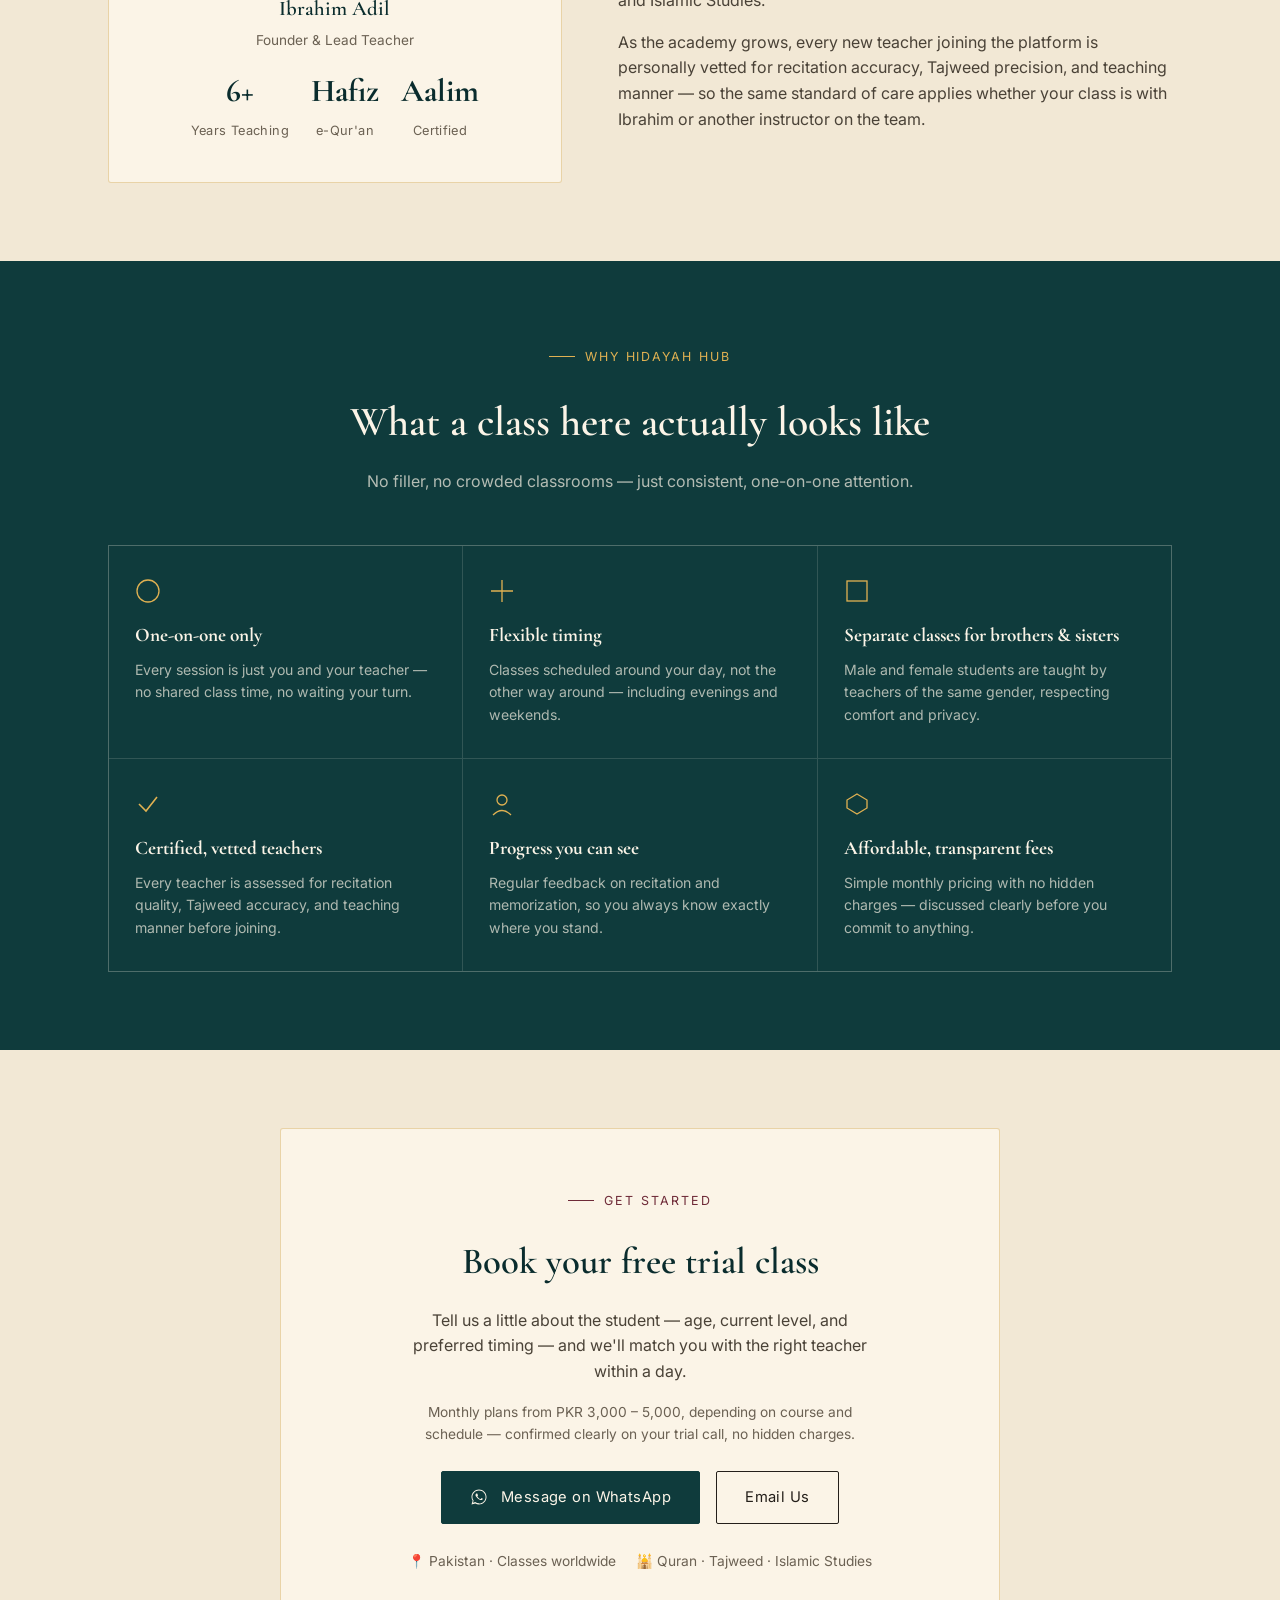
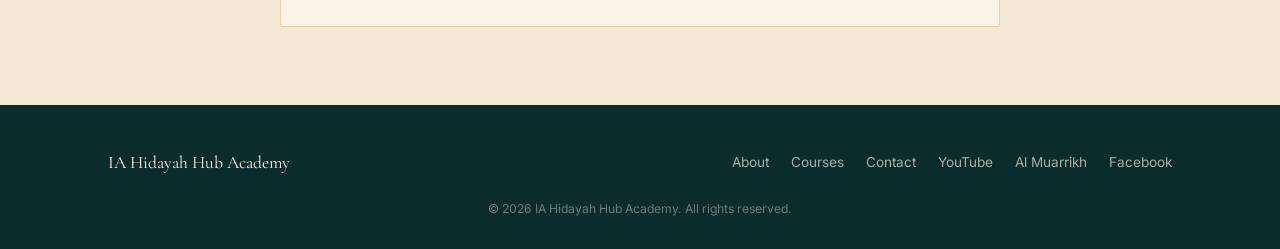
<file: index(1).html>
<!DOCTYPE html>
<html lang="en">
<head>
<meta charset="UTF-8">
<meta name="viewport" content="width=device-width, initial-scale=1.0">
<title>IA Hidayah Hub Academy — Online Quran, Tajweed &amp; Islamic Studies</title>
<meta name="description" content="IA Hidayah Hub Academy offers one-on-one online Quran recitation, Tajweed, and Islamic Studies classes with certified teachers, flexible scheduling, and a free trial class.">
<link rel="preconnect" href="https://fonts.googleapis.com">
<link href="https://fonts.googleapis.com/css2?family=Amiri:ital,wght@0,400;0,700;1,400&family=Cormorant+Garamond:wght@500;600;700&family=Inter:wght@400;500;600;700&display=swap" rel="stylesheet">
<style>
  :root{
    --ink: #0F3B3C;
    --ink-deep: #0A2C2D;
    --parchment: #FBF4E7;
    --parchment-dim: #F2E8D5;
    --gold: #C6952F;
    --gold-bright: #E0B152;
    --maroon: #6E2A38;
    --charcoal: #241F1A;
    --line: rgba(198,149,47,0.35);
  }
  *{ box-sizing: border-box; margin:0; padding:0; }
  html{ scroll-behavior: smooth; }
  body{
    background: var(--parchment);
    color: var(--charcoal);
    font-family: 'Inter', sans-serif;
    line-height: 1.6;
    overflow-x: hidden;
  }
  h1,h2,h3{ font-family:'Cormorant Garamond', serif; font-weight:600; color: var(--ink-deep); }
  .arabic{ font-family:'Amiri', serif; direction: rtl; }
  a{ text-decoration:none; color:inherit; }
  img,svg{ display:block; max-width:100%; }
  .wrap{ max-width: 1120px; margin: 0 auto; padding: 0 28px; }

  /* motion */
  @media (prefers-reduced-motion: reduce){
    *{ animation: none !important; transition: none !important; }
  }
  .reveal{ opacity:0; transform: translateY(18px); transition: opacity .7s ease, transform .7s ease; }
  .reveal.in{ opacity:1; transform: translateY(0); }

  /* geometric star (signature motif) */
  .star8{
    width: 100%; height:100%;
  }

  /* header */
  header{
    position: sticky; top:0; z-index: 50;
    background: rgba(251,244,231,0.92);
    backdrop-filter: blur(6px);
    border-bottom: 1px solid var(--line);
  }
  .nav{ display:flex; align-items:center; justify-content:space-between; padding: 16px 28px; max-width:1120px; margin:0 auto; }
  .brand{ display:flex; align-items:center; gap:10px; font-family:'Cormorant Garamond',serif; font-size:1.35rem; font-weight:700; color:var(--ink-deep); }
  .brand .mark{ width:30px; height:30px; flex-shrink:0; }
  .nav-links{ display:flex; align-items:center; gap:30px; }
  .nav-links a{ font-size:.92rem; letter-spacing:.03em; color: var(--charcoal); position:relative; }
  .nav-links a::after{ content:''; position:absolute; left:0; bottom:-5px; width:0; height:1px; background:var(--gold); transition:width .3s ease; }
  .nav-links a:hover::after{ width:100%; }
  .nav-cta{ background: var(--ink); color: var(--parchment) !important; padding: 10px 20px; border-radius:2px; font-size:.86rem; letter-spacing:.03em; border:1px solid var(--ink); transition: background .25s, color .25s; }
  .nav-cta:hover{ background: transparent; color: var(--ink) !important; }
  .burger{ display:none; }

  /* hero */
  .hero{ position:relative; padding: 90px 0 70px; overflow:hidden; }
  .hero-grid{ display:grid; grid-template-columns: 1.15fr .85fr; gap: 50px; align-items:center; }
  .eyebrow{ display:inline-flex; align-items:center; gap:10px; font-size:.78rem; letter-spacing:.16em; text-transform:uppercase; color: var(--maroon); margin-bottom:22px; }
  .eyebrow::before{ content:''; width:26px; height:1px; background: var(--maroon); }
  .hero h1{ font-size: clamp(2.4rem, 4.6vw, 3.6rem); line-height:1.12; margin-bottom: 22px; }
  .hero .ayah{ font-size: 2.1rem; color: var(--ink); margin: 26px 0 8px; line-height:1.9; }
  .hero .ayah-en{ font-size:.95rem; color:#5c5346; font-style:italic; margin-bottom: 26px; }
  .hero p.lede{ font-size: 1.08rem; color:#4a4237; max-width: 480px; margin-bottom: 34px; }
  .cta-row{ display:flex; gap:16px; flex-wrap:wrap; }
  .btn{ display:inline-block; padding: 14px 28px; font-size:.92rem; letter-spacing:.03em; border-radius:2px; transition: all .25s ease; }
  .btn-primary{ background: var(--ink); color: var(--parchment); border:1px solid var(--ink); }
  .btn-primary:hover{ background: var(--maroon); border-color: var(--maroon); }
  .btn-ghost{ border:1px solid var(--charcoal); color: var(--charcoal); }
  .btn-ghost:hover{ background: var(--charcoal); color: var(--parchment); }

  .hero-ornament{ position:relative; aspect-ratio: 1/1; display:flex; align-items:center; justify-content:center; }
  .frame{ position:absolute; inset:0; border: 1.5px solid var(--gold); border-radius: 4px; }
  .frame::before{ content:''; position:absolute; inset:10px; border: 1px solid var(--line); border-radius:2px; }
  .star-center{ width: 62%; animation: spin 60s linear infinite; }
  @keyframes spin{ to{ transform: rotate(360deg); } }
  .corner{ position:absolute; width:26px; height:26px; }
  .corner svg{ width:100%; height:100%; }
  .corner.tl{ top:-2px; left:-2px; }
  .corner.tr{ top:-2px; right:-2px; transform:scaleX(-1); }
  .corner.bl{ bottom:-2px; left:-2px; transform:scaleY(-1); }
  .corner.br{ bottom:-2px; right:-2px; transform:scale(-1,-1); }

  /* divider */
  .divider{ display:flex; align-items:center; justify-content:center; gap:16px; padding: 6px 0; }
  .divider .ln{ height:1px; width:70px; background: var(--line); }
  .divider .diamond{ width:9px; height:9px; background: var(--gold); transform: rotate(45deg); }

  section{ padding: 78px 0; }
  .section-head{ text-align:center; max-width:620px; margin:0 auto 50px; }
  .section-head .eyebrow{ justify-content:center; }
  .section-head h2{ font-size: clamp(1.9rem, 3.4vw, 2.6rem); margin-bottom: 14px; }
  .section-head p{ color:#5c5346; font-size:1rem; }

  /* about */
  .about{ background: var(--parchment-dim); }
  .about-grid{ display:grid; grid-template-columns: .9fr 1.1fr; gap:56px; align-items:center; }
  .about-panel{ border:1px solid var(--line); padding: 40px 34px; background: var(--parchment); border-radius:3px; }
  .about-panel .arabic{ font-size:1.5rem; color:var(--ink); margin-bottom:10px; }
  .about-panel p{ color:#4a4237; font-size:.95rem; }
  .about-copy h3{ font-size:1.5rem; margin-bottom:16px; }
  .about-copy p{ color:#4a4237; margin-bottom:16px; }
  .stat-row{ display:flex; gap:36px; margin-top: 28px; flex-wrap:wrap; }
  .stat b{ display:block; font-family:'Cormorant Garamond',serif; font-size:2rem; color: var(--ink-deep); }
  .stat span{ font-size:.8rem; color:#6b6153; letter-spacing:.03em; }

  /* courses */
  .courses-grid{ display:grid; grid-template-columns: repeat(3,1fr); gap: 28px; }
  .course-card{ background: var(--parchment); border:1px solid var(--line); border-radius:3px; padding: 34px 28px; position:relative; transition: transform .3s ease, box-shadow .3s ease; }
  .course-card:hover{ transform: translateY(-6px); box-shadow: 0 18px 34px rgba(15,59,60,0.1); }
  .course-num{ font-family:'Amiri',serif; font-size:.95rem; color: var(--gold); margin-bottom: 18px; letter-spacing:.05em; }
  .course-card h3{ font-size:1.35rem; margin-bottom:12px; }
  .course-card p{ font-size:.92rem; color:#5c5346; margin-bottom:20px; }
  .course-card .tag{ font-size:.76rem; letter-spacing:.05em; text-transform:uppercase; color: var(--maroon); }

  /* why us */
  .why{ background: var(--ink); color: var(--parchment); }
  .why .section-head h2{ color: var(--parchment); }
  .why .section-head p{ color: rgba(251,244,231,.7); }
  .why .eyebrow{ color: var(--gold-bright); }
  .why .eyebrow::before{ background: var(--gold-bright); }
  .feature-grid{ display:grid; grid-template-columns: repeat(3,1fr); gap: 1px; background: rgba(251,244,231,0.14); border:1px solid rgba(251,244,231,0.14); }
  .feature{ background: var(--ink); padding: 32px 26px; }
  .feature .mark{ width:26px; height:26px; margin-bottom:16px; }
  .feature h4{ font-family:'Cormorant Garamond',serif; font-size:1.2rem; margin-bottom:8px; color: var(--parchment); }
  .feature p{ font-size:.88rem; color: rgba(251,244,231,.68); }

  /* contact */
  .contact{ background: var(--parchment-dim); }
  .contact-panel{ background: var(--parchment); border:1px solid var(--line); border-radius:3px; padding: 54px; text-align:center; max-width: 720px; margin: 0 auto; position:relative; }
  .contact-panel h2{ font-size: clamp(1.8rem,3vw,2.3rem); margin-bottom:16px; }
  .contact-panel p{ color:#4a4237; margin-bottom: 30px; max-width:480px; margin-left:auto; margin-right:auto; }
  .contact-links{ display:flex; gap:16px; justify-content:center; flex-wrap:wrap; margin-bottom: 26px; }
  .contact-meta{ font-size:.86rem; color:#6b6153; }
  .contact-meta span{ display:inline-block; margin: 0 8px; }

  footer{ background: var(--ink-deep); color: rgba(251,244,231,.75); padding: 44px 0 30px; }
  .footer-row{ display:flex; justify-content:space-between; align-items:center; flex-wrap:wrap; gap:20px; }
  .footer-brand{ font-family:'Cormorant Garamond',serif; color: var(--parchment); font-size:1.1rem; }
  .footer-links{ display:flex; gap:22px; }
  .footer-links a{ font-size:.85rem; color: rgba(251,244,231,.65); transition: color .2s ease; }
  .footer-links a:hover{ color: var(--gold-bright); }
  .footer-note{ font-size:.76rem; color: rgba(251,244,231,.4); margin-top:22px; text-align:center; }

  @media (max-width: 880px){
    .nav-links{ display:none; }
    .hero-grid, .about-grid{ grid-template-columns: 1fr; }
    .hero-ornament{ max-width: 260px; margin: 0 auto; order:-1; }
    .courses-grid{ grid-template-columns: 1fr; }
    .feature-grid{ grid-template-columns: 1fr; }
    .contact-panel{ padding: 38px 24px; }
    .footer-row{ flex-direction:column; text-align:center; }
  }
</style>
</head>
<body>

<header>
  <div class="nav">
    <a href="#top" class="brand">
      <svg class="mark" viewBox="0 0 40 40" fill="none"><path d="M20 2 L23.5 16.5 L38 20 L23.5 23.5 L20 38 L16.5 23.5 L2 20 L16.5 16.5 Z" fill="#C6952F"/></svg>
      IA Hidayah Hub Academy
    </a>
    <nav class="nav-links">
      <a href="#about">About</a>
      <a href="#courses">Courses</a>
      <a href="#why">Why Us</a>
      <a href="#contact" class="nav-cta">Book Free Trial</a>
    </nav>
  </div>
</header>

<main id="top">
  <section class="hero">
    <div class="wrap hero-grid">
      <div class="reveal">
        <div class="eyebrow">Online Quran &amp; Islamic Studies Academy</div>
        <h1>Learn to recite, understand, and live the Qur'an — one student at a time.</h1>
        <p class="ayah arabic">وَقُل رَّبِّ زِدْنِي عِلْمًا</p>
        <p class="ayah-en">"My Lord, increase me in knowledge." — Surah Ta-Ha, 20:114</p>
        <p class="lede">IA Hidayah Hub Academy offers personalized, one-on-one online classes in Qur'an recitation, Tajweed, and Islamic Studies — taught with patience, structure, and sincerity, from wherever you are.</p>
        <div class="cta-row">
          <a href="#contact" class="btn btn-primary">Book a Free Trial Class</a>
          <a href="#courses" class="btn btn-ghost">Explore Courses</a>
        </div>
      </div>
      <div class="hero-ornament reveal">
        <div class="frame"></div>
        <div class="corner tl"><svg viewBox="0 0 26 26"><path d="M0 26 V6 Q0 0 6 0 H26" stroke="#C6952F" stroke-width="1.4" fill="none"/></svg></div>
        <div class="corner tr"><svg viewBox="0 0 26 26"><path d="M0 26 V6 Q0 0 6 0 H26" stroke="#C6952F" stroke-width="1.4" fill="none"/></svg></div>
        <div class="corner bl"><svg viewBox="0 0 26 26"><path d="M0 26 V6 Q0 0 6 0 H26" stroke="#C6952F" stroke-width="1.4" fill="none"/></svg></div>
        <div class="corner br"><svg viewBox="0 0 26 26"><path d="M0 26 V6 Q0 0 6 0 H26" stroke="#C6952F" stroke-width="1.4" fill="none"/></svg></div>
        <svg class="star-center" viewBox="0 0 200 200">
          <g fill="none" stroke="#0F3B3C" stroke-width="1.2">
            <path d="M100 20 L114 78 L172 64 L128 106 L172 148 L114 134 L100 190 L86 134 L28 148 L72 106 L28 64 L86 78 Z"/>
            <circle cx="100" cy="100" r="34" stroke="#C6952F" stroke-width="1"/>
          </g>
        </svg>
      </div>
    </div>
  </section>

  <div class="divider"><span class="ln"></span><span class="diamond"></span><span class="ln"></span></div>

  <section class="about" id="about">
    <div class="wrap about-grid">
      <div class="about-panel reveal">
        <p class="arabic">خَيْرُكُمْ مَنْ تَعَلَّمَ الْقُرْآنَ وَعَلَّمَهُ</p>
        <p>"The best among you are those who learn the Qur'an and teach it." — Sahih al-Bukhari</p>
      </div>
      <div class="about-copy reveal">
        <h3>Rooted in tradition. Built for how you actually learn today.</h3>
        <p>IA Hidayah Hub Academy grew out of a simple belief: that learning the Qur'an should be personal, unhurried, and rigorous — not rushed through a group call with twenty other students.</p>
        <p>Every class is one-on-one, tailored to the student's pace, whether that's a child memorizing their first surah or an adult correcting years-old Tajweed habits. Classes run over WhatsApp, Zoom, or Google Meet — whatever works for your connection and schedule.</p>
        <div class="stat-row">
          <div class="stat"><b>1:1</b><span>Personalized classes</span></div>
          <div class="stat"><b>Flexible</b><span>Scheduling across time zones</span></div>
          <div class="stat"><b>Free</b><span>Trial class, no obligation</span></div>
        </div>
      </div>
    </div>
  </section>

  <section id="courses">
    <div class="wrap">
      <div class="section-head reveal">
        <div class="eyebrow">Courses</div>
        <h2>Eight courses, one foundation</h2>
        <p>From the very first letter to advanced scholarship — structured, teacher-guided programs for every stage.</p>
      </div>
      <div class="courses-grid">
        <div class="course-card reveal">
          <div class="course-num arabic">قاعدہ و تجوید</div>
          <h3>Qaida with Tajweed</h3>
          <p>Start from Arabic letters and their correct pronunciation, building straight into Tajweed rules from the very first lesson.</p>
          <span class="tag">Foundation · All ages</span>
        </div>
        <div class="course-card reveal">
          <div class="course-num arabic">ناظرہ قرآن</div>
          <h3>Nazra Qur'an</h3>
          <p>Fluent, correct reading of the full Qur'an directly from the Arabic script, with ongoing Tajweed correction.</p>
          <span class="tag">Beginner friendly</span>
        </div>
        <div class="course-card reveal">
          <div class="course-num arabic">حفظ القرآن</div>
          <h3>Hifz-e-Qur'an</h3>
          <p>Structured memorization of the Qur'an with daily revision (sabaq, sabqi, manzil) and consistent teacher tracking.</p>
          <span class="tag">Long-term · Disciplined pace</span>
        </div>
        <div class="course-card reveal">
          <div class="course-num arabic">تفسیر القرآن</div>
          <h3>Tafseer-e-Qur'an</h3>
          <p>In-depth explanation of Qur'anic verses — context of revelation, meaning, and application, drawn from classical tafseer.</p>
          <span class="tag">Discussion based</span>
        </div>
        <div class="course-card reveal">
          <div class="course-num arabic">ترجمہ القرآن</div>
          <h3>Tarjuma-e-Qur'an</h3>
          <p>Word-by-word and verse-by-verse translation of the Qur'an, building a real understanding of the text you recite.</p>
          <span class="tag">Understanding focused</span>
        </div>
        <div class="course-card reveal">
          <div class="course-num arabic">درس نظامی</div>
          <h3>Aalim Course (Complete)</h3>
          <p>A full, structured Aalim-level program covering Qur'anic sciences, Hadith, Fiqh, Arabic grammar, and Islamic scholarship.</p>
          <span class="tag">Comprehensive · Advanced</span>
        </div>
        <div class="course-card reveal">
          <div class="course-num arabic">کتب احادیث</div>
          <h3>Hadith Books</h3>
          <p>Guided reading of major Hadith collections — Sihah Sittah and beyond — building familiarity with the primary texts.</p>
          <span class="tag">Text based</span>
        </div>
        <div class="course-card reveal">
          <div class="course-num arabic">شرح و ترجمہ احادیث</div>
          <h3>Hadith Explanation &amp; Translation</h3>
          <p>Detailed explanation (tashreeh) and translation of individual ahadith, with context, authenticity, and practical lessons.</p>
          <span class="tag">Deep study</span>
        </div>
      </div>
    </div>
  </section>

  <div class="divider"><span class="ln"></span><span class="diamond"></span><span class="ln"></span></div>

  <section class="about" id="teacher">
    <div class="wrap about-grid">
      <div class="about-panel reveal" style="text-align:center;">
        <svg viewBox="0 0 100 100" width="86" height="86" style="margin:0 auto 18px;">
          <circle cx="50" cy="50" r="46" fill="none" stroke="#C6952F" stroke-width="1.4"/>
          <circle cx="50" cy="38" r="16" fill="none" stroke="#0F3B3C" stroke-width="1.4"/>
          <path d="M22 82 Q50 56 78 82" fill="none" stroke="#0F3B3C" stroke-width="1.4"/>
        </svg>
        <h3 style="font-size:1.3rem;margin-bottom:4px;">Ibrahim Adil</h3>
        <p style="color:#6b6153;font-size:.85rem;margin-bottom:14px;">Founder &amp; Lead Teacher</p>
        <div class="stat-row" style="justify-content:center;gap:22px;margin-top:0;">
          <div class="stat"><b>6+</b><span>Years Teaching</span></div>
          <div class="stat"><b>Hafiz</b><span>e-Qur'an</span></div>
          <div class="stat"><b>Aalim</b><span>Certified</span></div>
        </div>
      </div>
      <div class="about-copy reveal">
        <h3>Meet your teacher</h3>
        <p>Hidayah Hub Academy is led by Ibrahim Adil, a Hafiz-e-Qur'an and Aalim with over six years of teaching experience in Qur'an recitation, Tajweed, and Islamic Studies.</p>
        <p>As the academy grows, every new teacher joining the platform is personally vetted for recitation accuracy, Tajweed precision, and teaching manner — so the same standard of care applies whether your class is with Ibrahim or another instructor on the team.</p>
      </div>
    </div>
  </section>

  <section class="why" id="why">
    <div class="wrap">
      <div class="section-head reveal">
        <div class="eyebrow">Why Hidayah Hub</div>
        <h2>What a class here actually looks like</h2>
        <p>No filler, no crowded classrooms — just consistent, one-on-one attention.</p>
      </div>
    </div>
    <div class="wrap">
      <div class="feature-grid">
        <div class="feature reveal">
          <svg class="mark" viewBox="0 0 26 26"><circle cx="13" cy="13" r="11" stroke="#E0B152" stroke-width="1.3" fill="none"/></svg>
          <h4>One-on-one only</h4>
          <p>Every session is just you and your teacher — no shared class time, no waiting your turn.</p>
        </div>
        <div class="feature reveal">
          <svg class="mark" viewBox="0 0 26 26"><path d="M13 2 L13 24 M2 13 L24 13" stroke="#E0B152" stroke-width="1.3"/></svg>
          <h4>Flexible timing</h4>
          <p>Classes scheduled around your day, not the other way around — including evenings and weekends.</p>
        </div>
        <div class="feature reveal">
          <svg class="mark" viewBox="0 0 26 26"><rect x="3" y="3" width="20" height="20" stroke="#E0B152" stroke-width="1.3" fill="none"/></svg>
          <h4>Separate classes for brothers &amp; sisters</h4>
          <p>Male and female students are taught by teachers of the same gender, respecting comfort and privacy.</p>
        </div>
        <div class="feature reveal">
          <svg class="mark" viewBox="0 0 26 26"><path d="M4 13 L11 20 L22 6" stroke="#E0B152" stroke-width="1.6" fill="none"/></svg>
          <h4>Certified, vetted teachers</h4>
          <p>Every teacher is assessed for recitation quality, Tajweed accuracy, and teaching manner before joining.</p>
        </div>
        <div class="feature reveal">
          <svg class="mark" viewBox="0 0 26 26"><circle cx="13" cy="9" r="5" stroke="#E0B152" stroke-width="1.3" fill="none"/><path d="M4 24 Q13 15 22 24" stroke="#E0B152" stroke-width="1.3" fill="none"/></svg>
          <h4>Progress you can see</h4>
          <p>Regular feedback on recitation and memorization, so you always know exactly where you stand.</p>
        </div>
        <div class="feature reveal">
          <svg class="mark" viewBox="0 0 26 26"><path d="M13 3 L23 9 V17 L13 23 L3 17 V9 Z" stroke="#E0B152" stroke-width="1.3" fill="none"/></svg>
          <h4>Affordable, transparent fees</h4>
          <p>Simple monthly pricing with no hidden charges — discussed clearly before you commit to anything.</p>
        </div>
      </div>
    </div>
  </section>

  <section class="contact" id="contact">
    <div class="wrap">
      <div class="contact-panel reveal">
        <div class="eyebrow" style="justify-content:center;">Get Started</div>
        <h2>Book your free trial class</h2>
        <p>Tell us a little about the student — age, current level, and preferred timing — and we'll match you with the right teacher within a day.</p>
        <p style="font-size:.86rem;color:#6b6153;margin-top:-14px;margin-bottom:26px;">Monthly plans from PKR 3,000 – 5,000, depending on course and schedule — confirmed clearly on your trial call, no hidden charges.</p>
        <div class="contact-links">
          <a href="https://wa.me/923262214367" class="btn btn-primary btn-whatsapp">
            <svg viewBox="0 0 24 24" width="18" height="18" fill="currentColor" style="display:inline-block;vertical-align:-4px;margin-right:8px;"><path d="M17.5 14.4c-.3-.1-1.6-.8-1.9-.9-.3-.1-.4-.1-.6.1-.2.3-.7.9-.8 1-.1.2-.3.2-.6.1-.3-.1-1.2-.4-2.2-1.4-.8-.7-1.4-1.6-1.5-1.9-.2-.3 0-.5.1-.6.1-.1.3-.3.4-.5.1-.1.2-.3.2-.4.1-.2 0-.3 0-.4-.1-.1-.6-1.4-.8-1.9-.2-.5-.4-.4-.6-.4h-.5c-.2 0-.4.1-.6.3-.2.3-.8.8-.8 1.9s.8 2.2 1 2.4c.1.1 1.7 2.6 4.1 3.6.6.2 1 .4 1.4.5.6.2 1.1.2 1.5.1.5-.1 1.4-.6 1.6-1.1.2-.5.2-1 .1-1.1-.1-.1-.2-.2-.5-.3z"/><path d="M12 2C6.5 2 2 6.5 2 12c0 1.9.5 3.6 1.5 5.1L2 22l5.1-1.4C8.5 21.5 10.2 22 12 22c5.5 0 10-4.5 10-10S17.5 2 12 2zm0 18.2c-1.7 0-3.3-.5-4.6-1.3l-.3-.2-3.1.8.8-3-.2-.3C3.7 14.9 3.2 13.5 3.2 12c0-4.8 3.9-8.7 8.8-8.7s8.8 3.9 8.8 8.7-3.9 8.7-8.8 8.7z"/></svg>
            Message on WhatsApp
          </a>
          <a href="mailto:ibrahimadil7860@gmail.com" class="btn btn-ghost">Email Us</a>
        </div>
        <div class="contact-meta">
          <span>📍 Pakistan · Classes worldwide</span>
          <span>🕌 Quran · Tajweed · Islamic Studies</span>
        </div>
      </div>
    </div>
  </section>
</main>

<footer>
  <div class="wrap">
    <div class="footer-row">
      <div class="footer-brand">IA Hidayah Hub Academy</div>
      <div class="footer-links">
        <a href="#about">About</a>
        <a href="#courses">Courses</a>
        <a href="#contact">Contact</a>
        <a href="https://youtube.com/@ahidayahnoor" target="_blank">YouTube</a>
        <a href="https://youtube.com/@almuarrikh.official" target="_blank">Al Muarrikh</a>
        <a href="https://www.facebook.com/share/19P4MpADRA/" target="_blank">Facebook</a>
      </div>
    </div>
    <div class="footer-note">© <span id="year"></span> IA Hidayah Hub Academy. All rights reserved.</div>
  </div>
</footer>

<script>
  document.getElementById('year').textContent = new Date().getFullYear();
  const io = new IntersectionObserver((entries)=>{
    entries.forEach(e=>{ if(e.isIntersecting){ e.target.classList.add('in'); io.unobserve(e.target); } });
  }, { threshold: 0.15 });
  document.querySelectorAll('.reveal').forEach(el => io.observe(el));
</script>

</body>
</html>
</file>
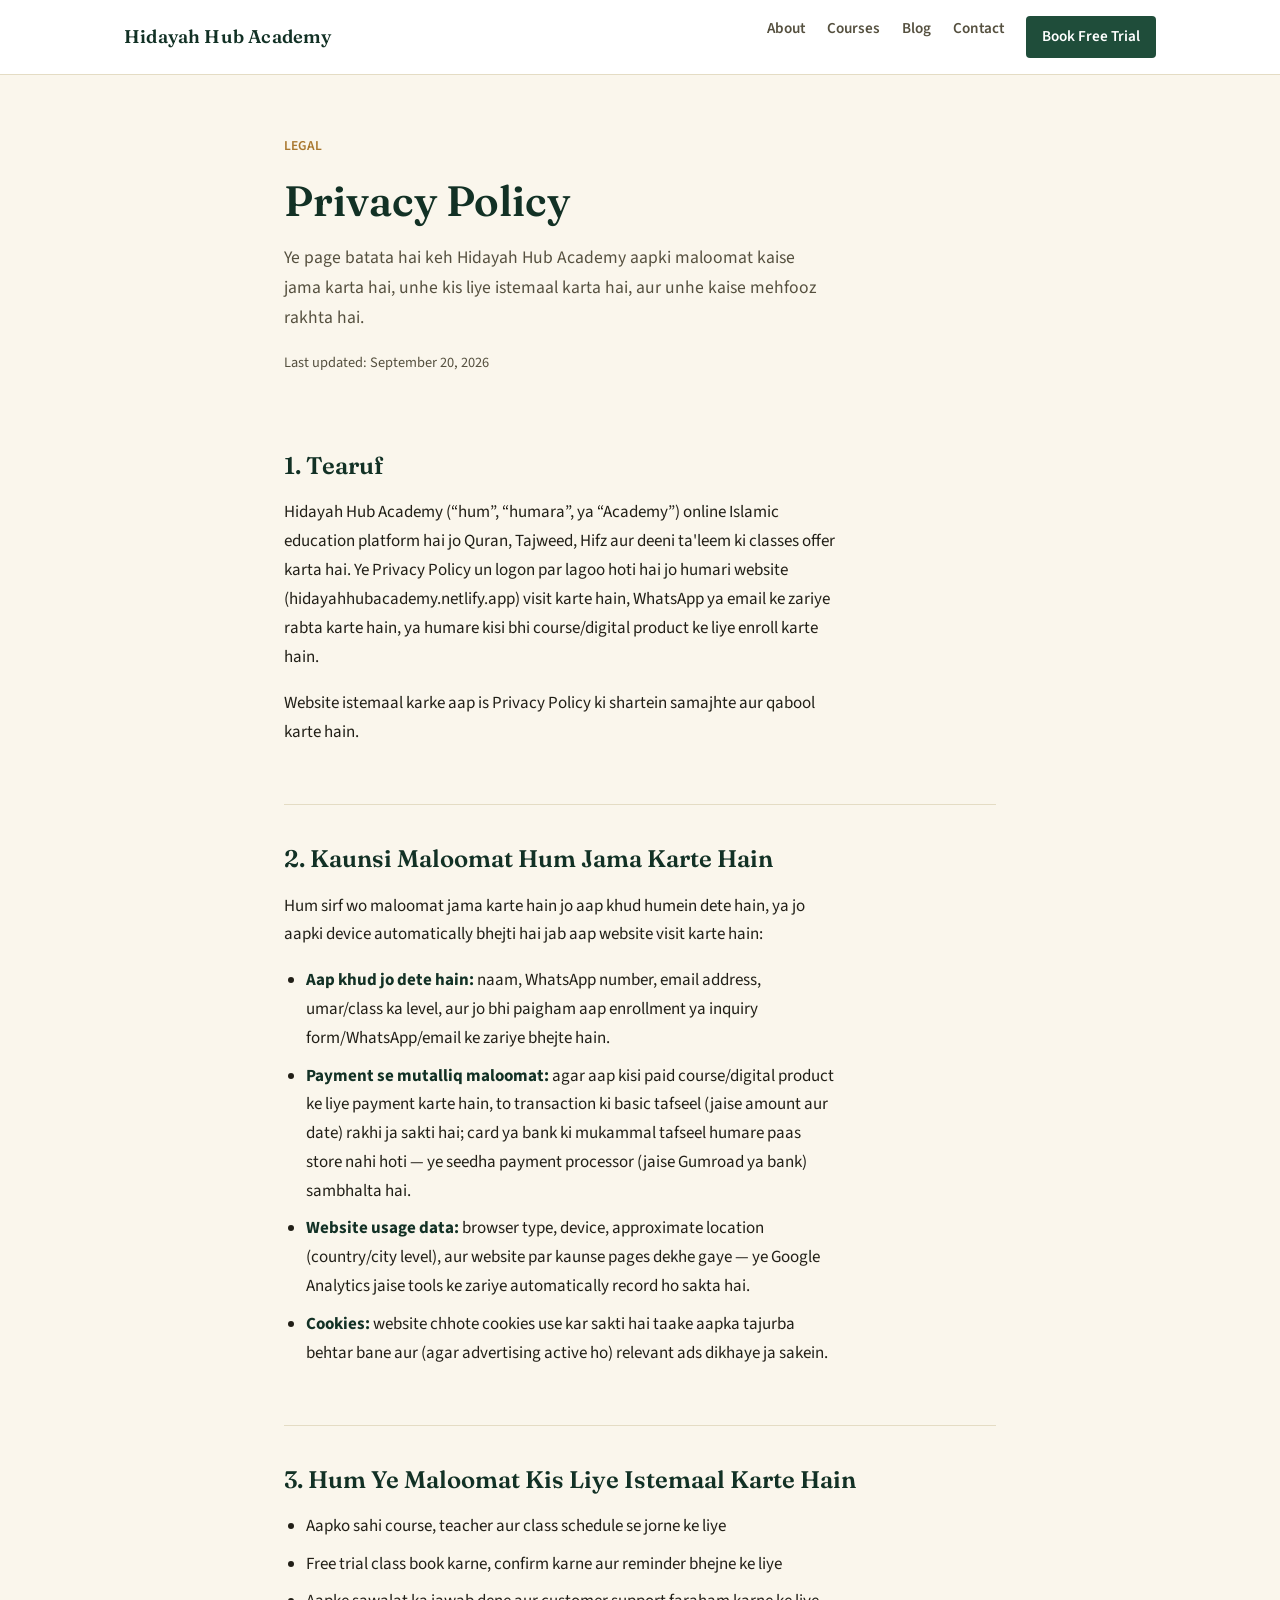
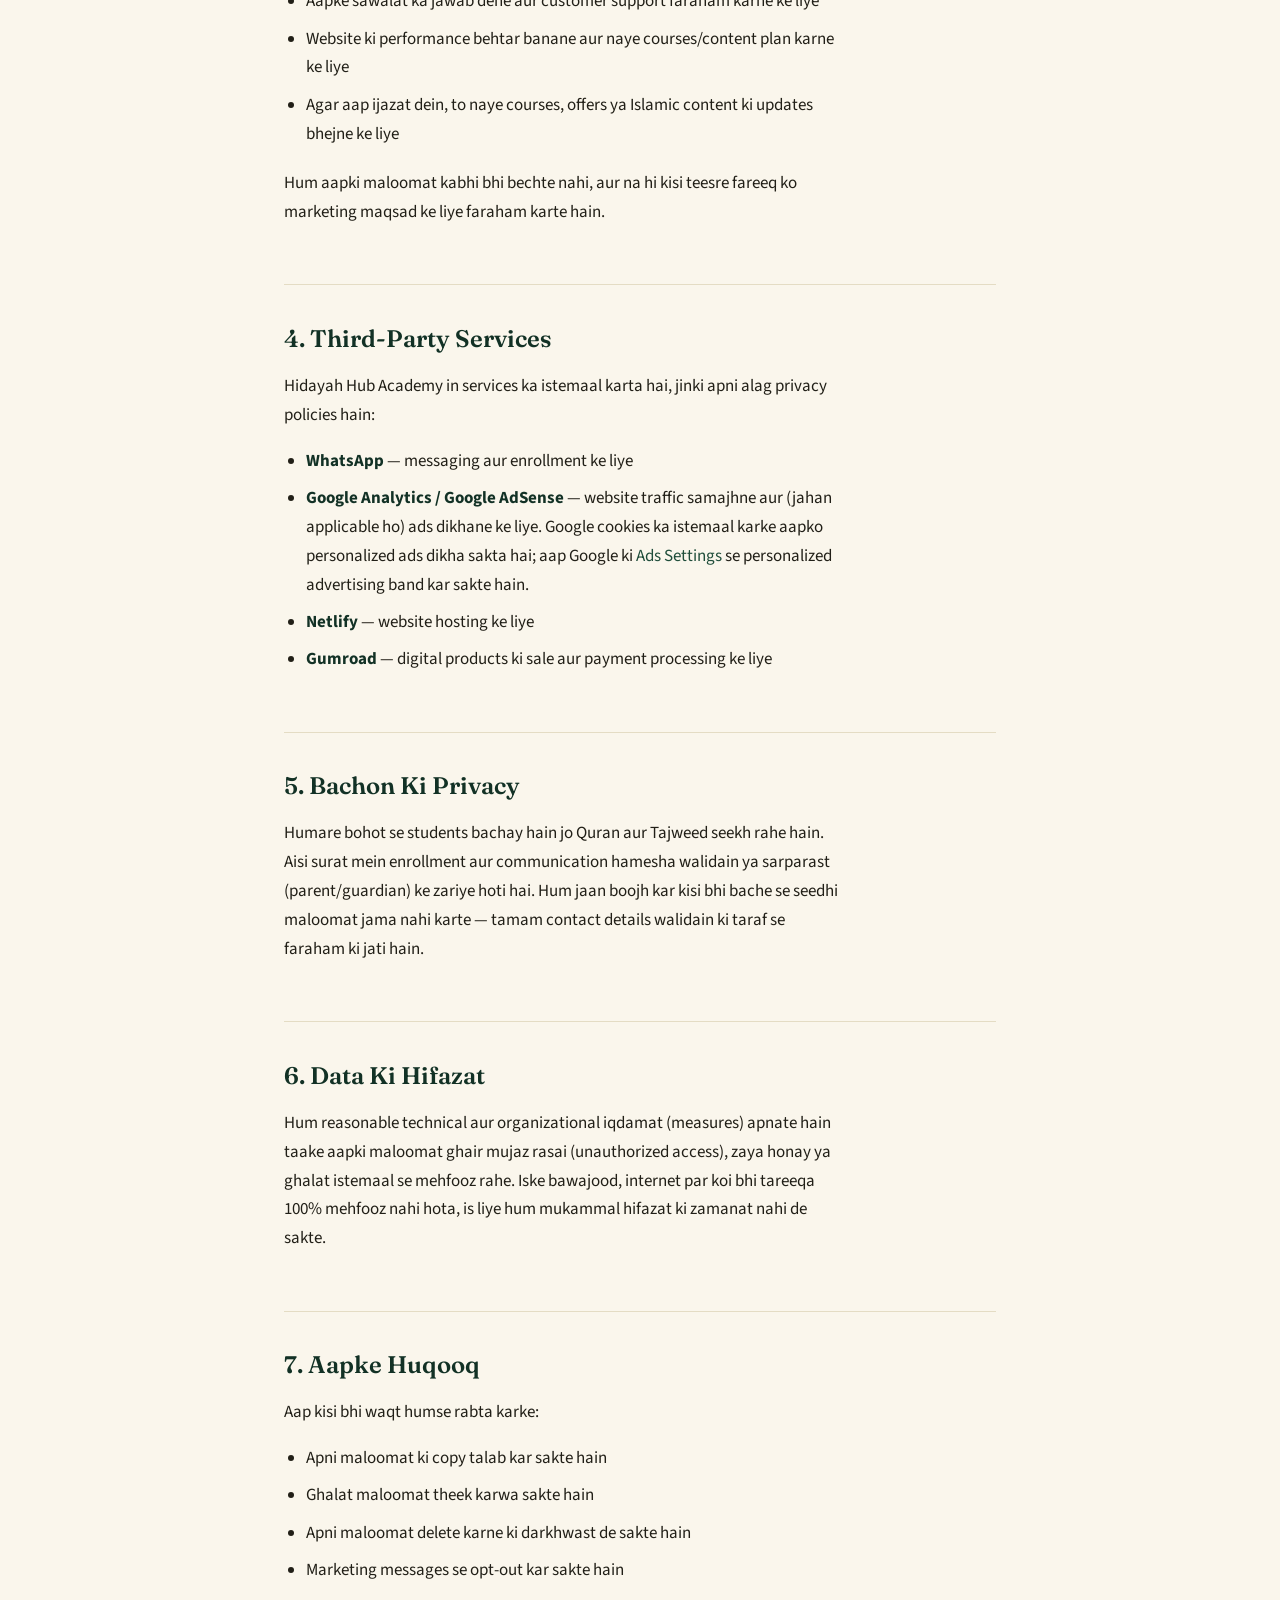
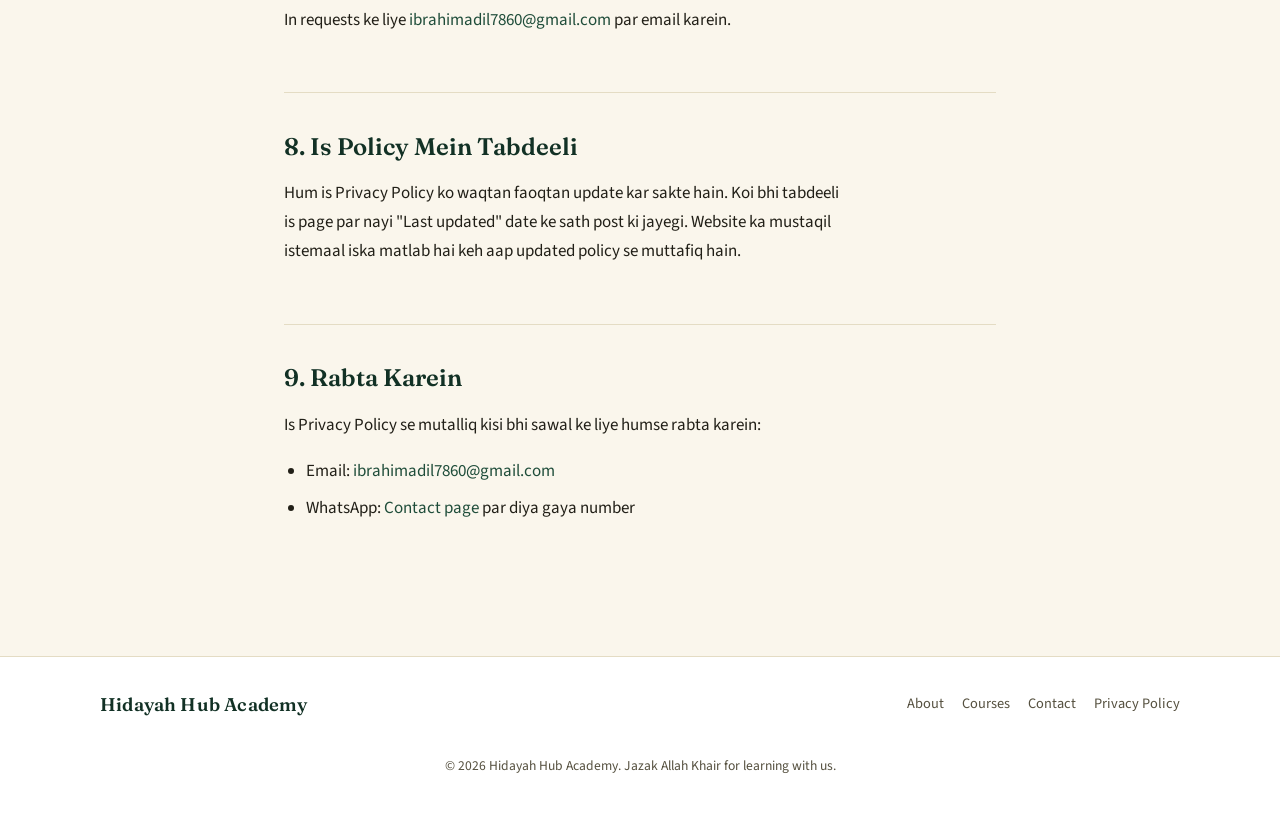
<file: privacy-policy.html>
<!DOCTYPE html>
<html lang="ur-PK">
<head>
<meta charset="UTF-8">
<meta name="viewport" content="width=device-width, initial-scale=1">
<title>Privacy Policy — Hidayah Hub Academy</title>
<meta name="description" content="Hidayah Hub Academy ki Privacy Policy — hum aapki maloomat kaise jama, istemaal aur mehfooz karte hain.">
<link rel="stylesheet" href="hh-pages.css">
</head>
<body>

<header class="site-header">
  <div class="header-inner">
    <a class="brand" href="index.html">Hidayah Hub Academy</a>
    <nav class="main-nav">
      <a href="index.html#about">About</a>
      <a href="index.html#courses">Courses</a>
      <a href="index.html#blog">Blog</a>
      <a href="contact.html">Contact</a>
      <a class="cta" href="index.html#contact">Book Free Trial</a>
    </nav>
  </div>
</header>

<section class="page-hero">
  <span class="eyebrow">LEGAL</span>
  <h1>Privacy Policy</h1>
  <p class="lede">Ye page batata hai keh Hidayah Hub Academy aapki maloomat kaise jama karta hai, unhe kis liye istemaal karta hai, aur unhe kaise mehfooz rakhta hai.</p>
  <p class="updated">Last updated: September 20, 2026</p>
</section>

<main class="content">

  <h2>1. Tearuf</h2>
  <p>Hidayah Hub Academy (“hum”, “humara”, ya “Academy”) online Islamic education platform hai jo Quran, Tajweed, Hifz aur deeni ta'leem ki classes offer karta hai. Ye Privacy Policy un logon par lagoo hoti hai jo humari website (hidayahhubacademy.netlify.app) visit karte hain, WhatsApp ya email ke zariye rabta karte hain, ya humare kisi bhi course/digital product ke liye enroll karte hain.</p>
  <p>Website istemaal karke aap is Privacy Policy ki shartein samajhte aur qabool karte hain.</p>

  <h2>2. Kaunsi Maloomat Hum Jama Karte Hain</h2>
  <p>Hum sirf wo maloomat jama karte hain jo aap khud humein dete hain, ya jo aapki device automatically bhejti hai jab aap website visit karte hain:</p>
  <ul>
    <li><strong>Aap khud jo dete hain:</strong> naam, WhatsApp number, email address, umar/class ka level, aur jo bhi paigham aap enrollment ya inquiry form/WhatsApp/email ke zariye bhejte hain.</li>
    <li><strong>Payment se mutalliq maloomat:</strong> agar aap kisi paid course/digital product ke liye payment karte hain, to transaction ki basic tafseel (jaise amount aur date) rakhi ja sakti hai; card ya bank ki mukammal tafseel humare paas store nahi hoti — ye seedha payment processor (jaise Gumroad ya bank) sambhalta hai.</li>
    <li><strong>Website usage data:</strong> browser type, device, approximate location (country/city level), aur website par kaunse pages dekhe gaye — ye Google Analytics jaise tools ke zariye automatically record ho sakta hai.</li>
    <li><strong>Cookies:</strong> website chhote cookies use kar sakti hai taake aapka tajurba behtar bane aur (agar advertising active ho) relevant ads dikhaye ja sakein.</li>
  </ul>

  <h2>3. Hum Ye Maloomat Kis Liye Istemaal Karte Hain</h2>
  <ul>
    <li>Aapko sahi course, teacher aur class schedule se jorne ke liye</li>
    <li>Free trial class book karne, confirm karne aur reminder bhejne ke liye</li>
    <li>Aapke sawalat ka jawab dene aur customer support faraham karne ke liye</li>
    <li>Website ki performance behtar banane aur naye courses/content plan karne ke liye</li>
    <li>Agar aap ijazat dein, to naye courses, offers ya Islamic content ki updates bhejne ke liye</li>
  </ul>
  <p>Hum aapki maloomat kabhi bhi bechte nahi, aur na hi kisi teesre fareeq ko marketing maqsad ke liye faraham karte hain.</p>

  <h2>4. Third-Party Services</h2>
  <p>Hidayah Hub Academy in services ka istemaal karta hai, jinki apni alag privacy policies hain:</p>
  <ul>
    <li><strong>WhatsApp</strong> — messaging aur enrollment ke liye</li>
    <li><strong>Google Analytics / Google AdSense</strong> — website traffic samajhne aur (jahan applicable ho) ads dikhane ke liye. Google cookies ka istemaal karke aapko personalized ads dikha sakta hai; aap Google ki <a href="https://policies.google.com/technologies/ads" target="_blank" rel="noopener">Ads Settings</a> se personalized advertising band kar sakte hain.</li>
    <li><strong>Netlify</strong> — website hosting ke liye</li>
    <li><strong>Gumroad</strong> — digital products ki sale aur payment processing ke liye</li>
  </ul>

  <h2>5. Bachon Ki Privacy</h2>
  <p>Humare bohot se students bachay hain jo Quran aur Tajweed seekh rahe hain. Aisi surat mein enrollment aur communication hamesha walidain ya sarparast (parent/guardian) ke zariye hoti hai. Hum jaan boojh kar kisi bhi bache se seedhi maloomat jama nahi karte — tamam contact details walidain ki taraf se faraham ki jati hain.</p>

  <h2>6. Data Ki Hifazat</h2>
  <p>Hum reasonable technical aur organizational iqdamat (measures) apnate hain taake aapki maloomat ghair mujaz rasai (unauthorized access), zaya honay ya ghalat istemaal se mehfooz rahe. Iske bawajood, internet par koi bhi tareeqa 100% mehfooz nahi hota, is liye hum mukammal hifazat ki zamanat nahi de sakte.</p>

  <h2>7. Aapke Huqooq</h2>
  <p>Aap kisi bhi waqt humse rabta karke:</p>
  <ul>
    <li>Apni maloomat ki copy talab kar sakte hain</li>
    <li>Ghalat maloomat theek karwa sakte hain</li>
    <li>Apni maloomat delete karne ki darkhwast de sakte hain</li>
    <li>Marketing messages se opt-out kar sakte hain</li>
  </ul>
  <p>In requests ke liye <a href="mailto:ibrahimadil7860@gmail.com">ibrahimadil7860@gmail.com</a> par email karein.</p>

  <h2>8. Is Policy Mein Tabdeeli</h2>
  <p>Hum is Privacy Policy ko waqtan faoqtan update kar sakte hain. Koi bhi tabdeeli is page par nayi "Last updated" date ke sath post ki jayegi. Website ka mustaqil istemaal iska matlab hai keh aap updated policy se muttafiq hain.</p>

  <h2>9. Rabta Karein</h2>
  <p>Is Privacy Policy se mutalliq kisi bhi sawal ke liye humse rabta karein:</p>
  <ul>
    <li>Email: <a href="mailto:ibrahimadil7860@gmail.com">ibrahimadil7860@gmail.com</a></li>
    <li>WhatsApp: <a href="contact.html">Contact page</a> par diya gaya number</li>
  </ul>

</main>

<footer class="site-footer">
  <div class="footer-inner">
    <span class="brand">Hidayah Hub Academy</span>
    <nav>
      <a href="index.html#about">About</a>
      <a href="index.html#courses">Courses</a>
      <a href="contact.html">Contact</a>
      <a href="privacy-policy.html">Privacy Policy</a>
    </nav>
    <p class="footer-note">© 2026 Hidayah Hub Academy. Jazak Allah Khair for learning with us.</p>
  </div>
</footer>

</body>
</html>
</file>
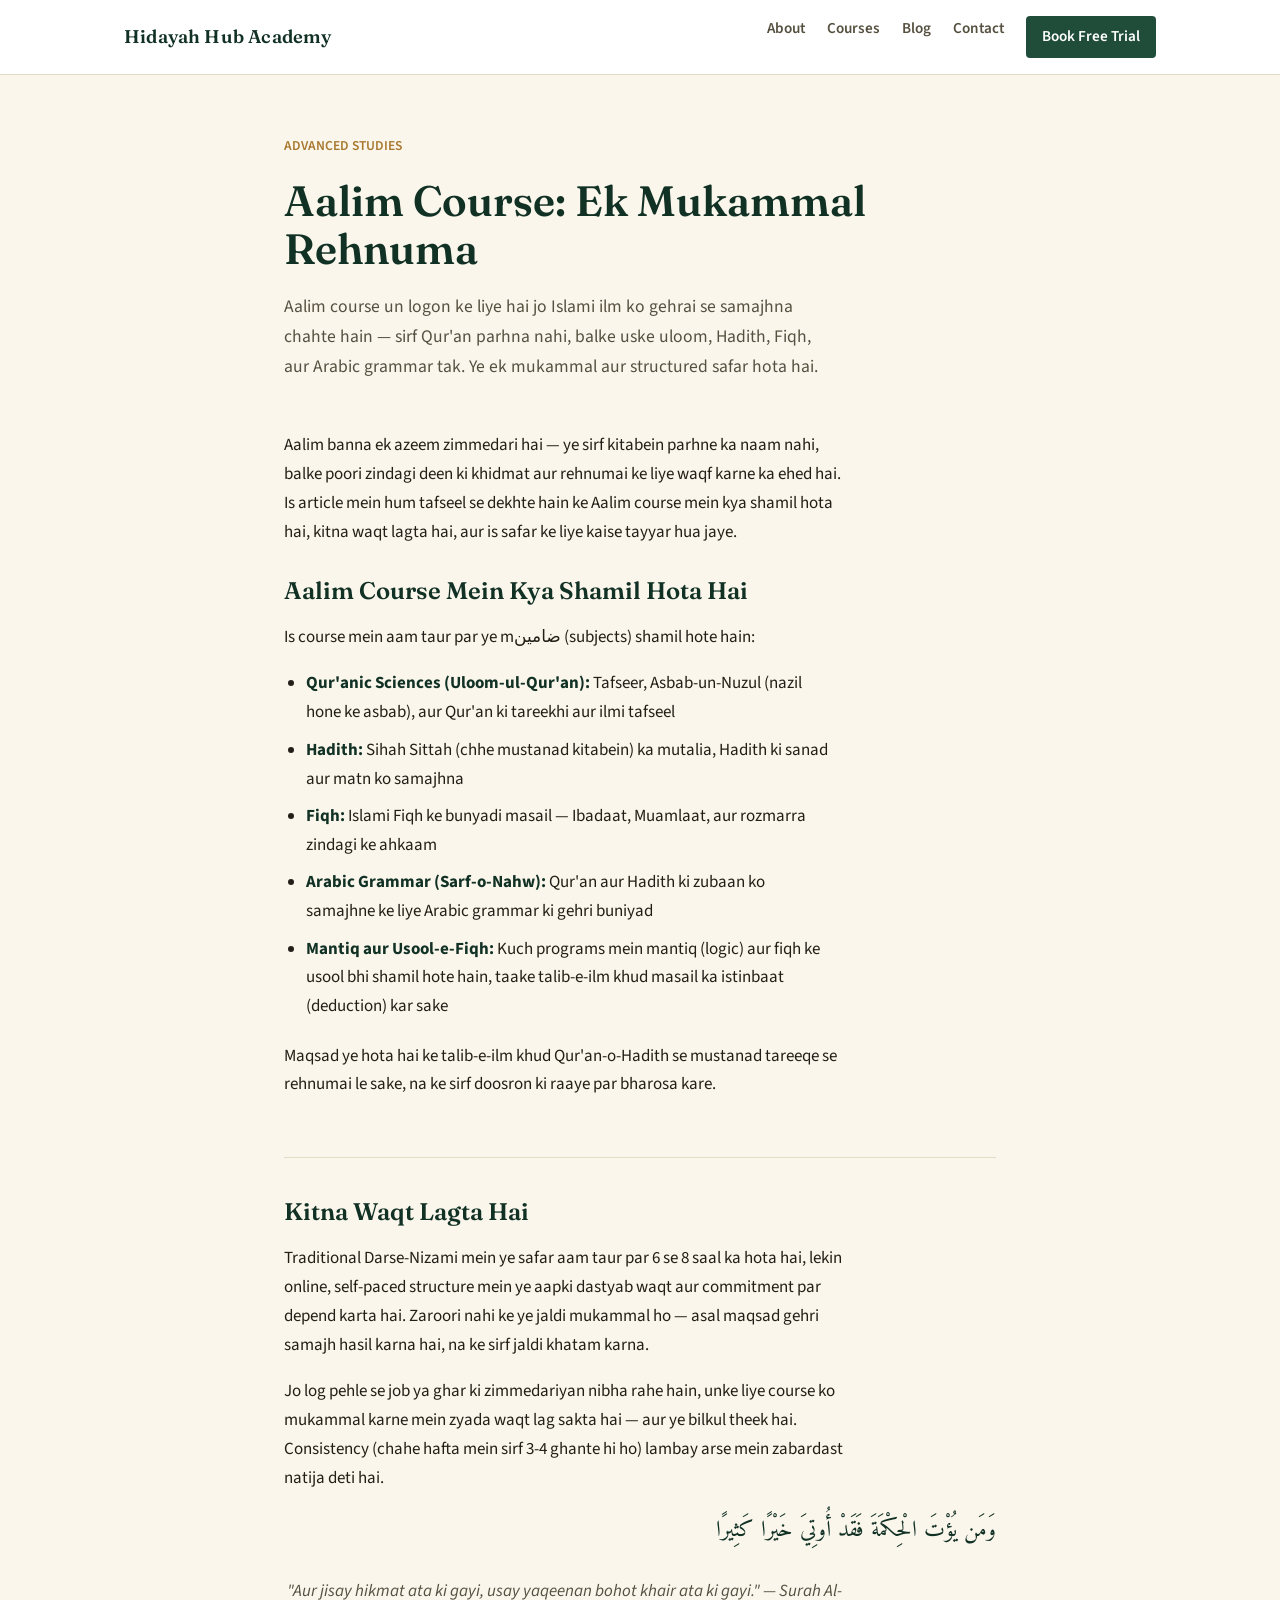
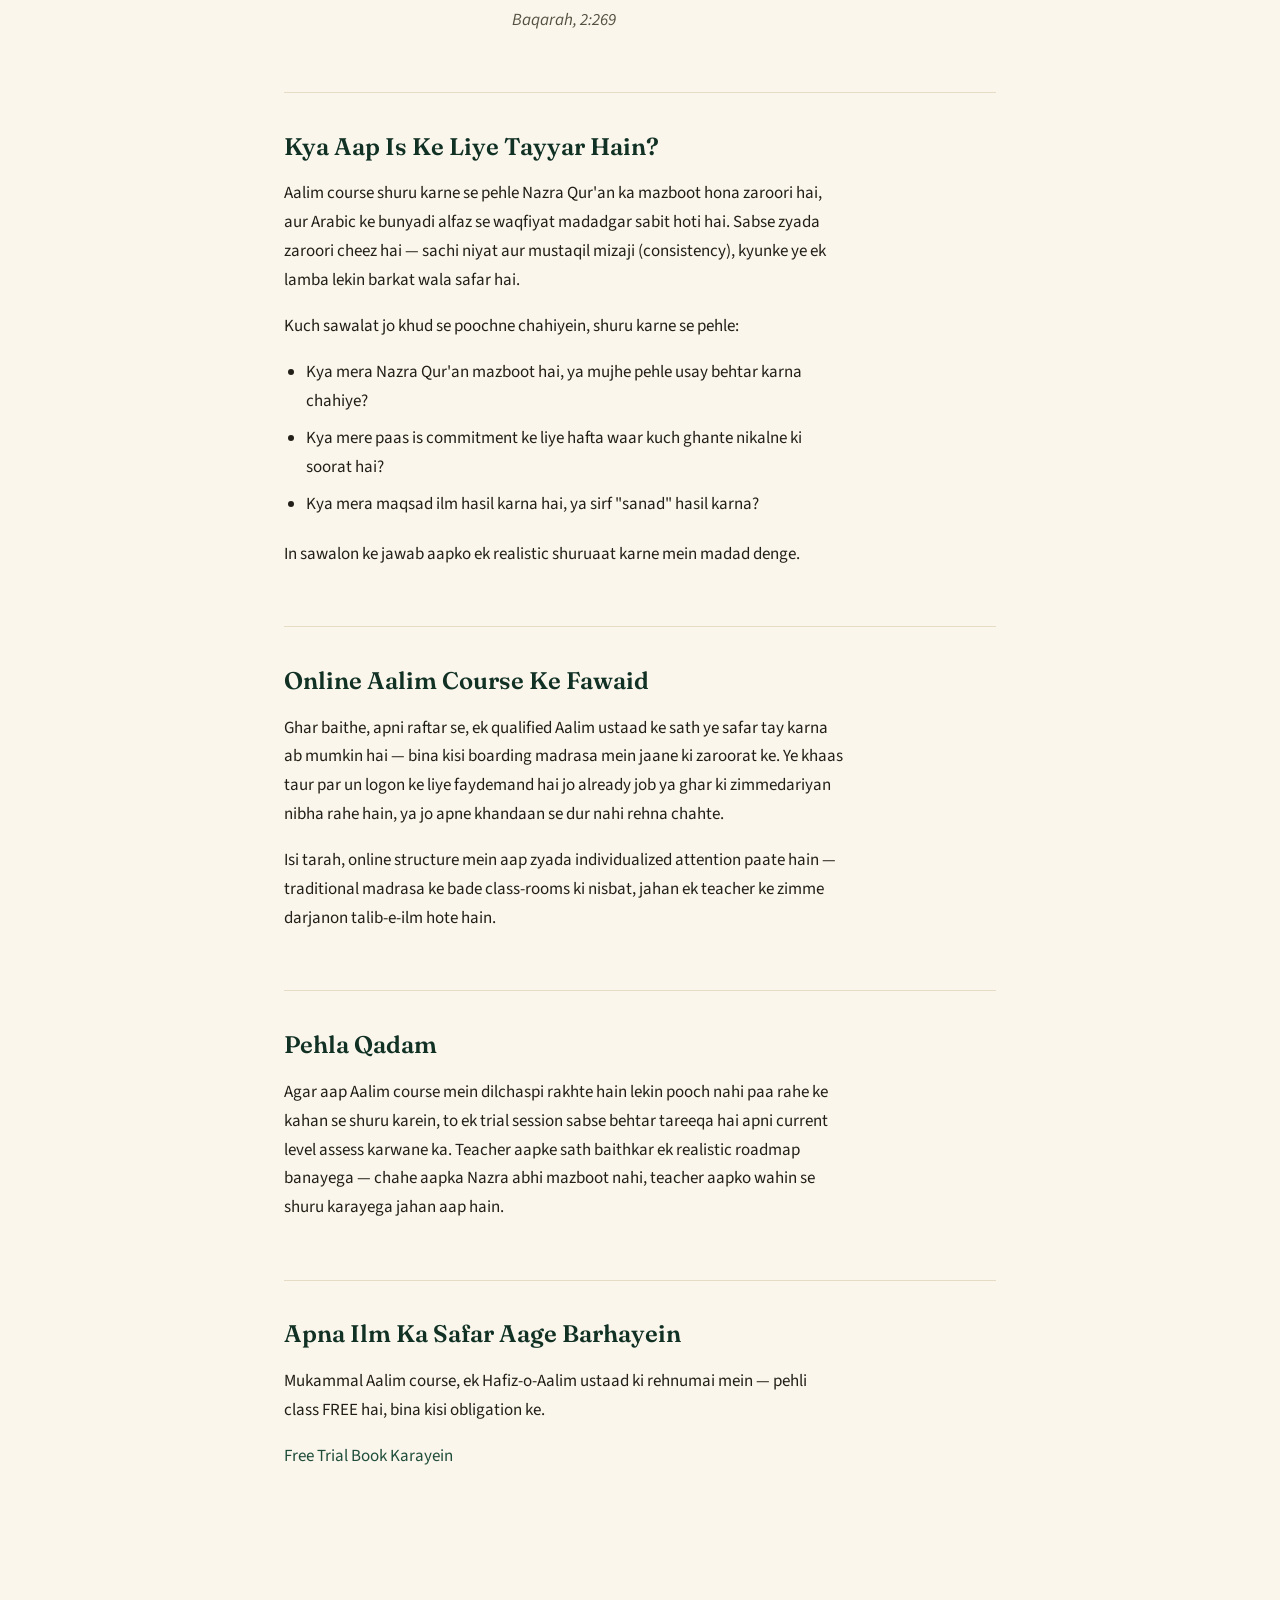
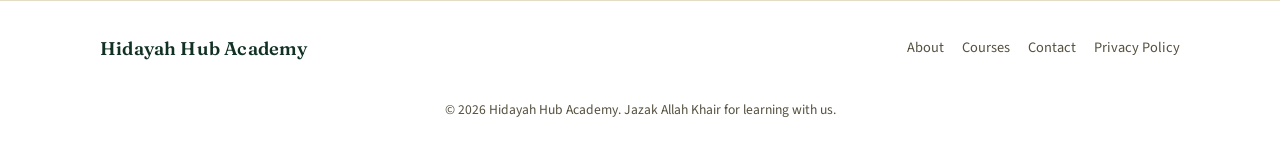
<file: blog/aalim-course.html>
<!DOCTYPE html>
<html lang="ur-PK">
<head>
<meta charset="UTF-8">
<meta name="viewport" content="width=device-width, initial-scale=1">
<title>Aalim Course: Ek Mukammal Rehnuma — IA Hidayah Hub Academy</title>
<meta name="description" content="Aalim course mein kya kya shamil hota hai, kitna waqt lagta hai, aur is safar ke liye khud ko kaise tayyar karein — mukammal rehnuma.">
<link rel="stylesheet" href="../hh-pages.css">
</head>
<body>

<header class="site-header">
  <div class="header-inner">
    <a class="brand" href="../index.html">Hidayah Hub Academy</a>
    <nav class="main-nav">
      <a href="../index.html#about">About</a>
      <a href="../index.html#courses">Courses</a>
      <a href="../index.html#blog">Blog</a>
      <a href="../contact.html">Contact</a>
      <a class="cta" href="../index.html#contact">Book Free Trial</a>
    </nav>
  </div>
</header>

<section class="page-hero">
  <span class="eyebrow">ADVANCED STUDIES</span>
  <h1>Aalim Course: Ek Mukammal Rehnuma</h1>
  <p class="lede">Aalim course un logon ke liye hai jo Islami ilm ko gehrai se samajhna chahte hain — sirf Qur'an parhna nahi, balke uske uloom, Hadith, Fiqh, aur Arabic grammar tak. Ye ek mukammal aur structured safar hota hai.</p>
</section>

<main class="content">

  <p>Aalim banna ek azeem zimmedari hai — ye sirf kitabein parhne ka naam nahi, balke poori zindagi deen ki khidmat aur rehnumai ke liye waqf karne ka ehed hai. Is article mein hum tafseel se dekhte hain ke Aalim course mein kya shamil hota hai, kitna waqt lagta hai, aur is safar ke liye kaise tayyar hua jaye.</p>

  <h2>Aalim Course Mein Kya Shamil Hota Hai</h2>
  <p>Is course mein aam taur par ye mضامین (subjects) shamil hote hain:</p>
  <ul>
    <li><strong>Qur'anic Sciences (Uloom-ul-Qur'an):</strong> Tafseer, Asbab-un-Nuzul (nazil hone ke asbab), aur Qur'an ki tareekhi aur ilmi tafseel</li>
    <li><strong>Hadith:</strong> Sihah Sittah (chhe mustanad kitabein) ka mutalia, Hadith ki sanad aur matn ko samajhna</li>
    <li><strong>Fiqh:</strong> Islami Fiqh ke bunyadi masail — Ibadaat, Muamlaat, aur rozmarra zindagi ke ahkaam</li>
    <li><strong>Arabic Grammar (Sarf-o-Nahw):</strong> Qur'an aur Hadith ki zubaan ko samajhne ke liye Arabic grammar ki gehri buniyad</li>
    <li><strong>Mantiq aur Usool-e-Fiqh:</strong> Kuch programs mein mantiq (logic) aur fiqh ke usool bhi shamil hote hain, taake talib-e-ilm khud masail ka istinbaat (deduction) kar sake</li>
  </ul>
  <p>Maqsad ye hota hai ke talib-e-ilm khud Qur'an-o-Hadith se mustanad tareeqe se rehnumai le sake, na ke sirf doosron ki raaye par bharosa kare.</p>

  <h2>Kitna Waqt Lagta Hai</h2>
  <p>Traditional Darse-Nizami mein ye safar aam taur par 6 se 8 saal ka hota hai, lekin online, self-paced structure mein ye aapki dastyab waqt aur commitment par depend karta hai. Zaroori nahi ke ye jaldi mukammal ho — asal maqsad gehri samajh hasil karna hai, na ke sirf jaldi khatam karna.</p>
  <p>Jo log pehle se job ya ghar ki zimmedariyan nibha rahe hain, unke liye course ko mukammal karne mein zyada waqt lag sakta hai — aur ye bilkul theek hai. Consistency (chahe hafta mein sirf 3-4 ghante hi ho) lambay arse mein zabardast natija deti hai.</p>

  <p class="arabic">وَمَن يُؤْتَ الْحِكْمَةَ فَقَدْ أُوتِيَ خَيْرًا كَثِيرًا</p>
  <p style="text-align:center; color:var(--ink-soft); font-style:italic;">"Aur jisay hikmat ata ki gayi, usay yaqeenan bohot khair ata ki gayi." — Surah Al-Baqarah, 2:269</p>

  <h2>Kya Aap Is Ke Liye Tayyar Hain?</h2>
  <p>Aalim course shuru karne se pehle Nazra Qur'an ka mazboot hona zaroori hai, aur Arabic ke bunyadi alfaz se waqfiyat madadgar sabit hoti hai. Sabse zyada zaroori cheez hai — sachi niyat aur mustaqil mizaji (consistency), kyunke ye ek lamba lekin barkat wala safar hai.</p>
  <p>Kuch sawalat jo khud se poochne chahiyein, shuru karne se pehle:</p>
  <ul>
    <li>Kya mera Nazra Qur'an mazboot hai, ya mujhe pehle usay behtar karna chahiye?</li>
    <li>Kya mere paas is commitment ke liye hafta waar kuch ghante nikalne ki soorat hai?</li>
    <li>Kya mera maqsad ilm hasil karna hai, ya sirf "sanad" hasil karna?</li>
  </ul>
  <p>In sawalon ke jawab aapko ek realistic shuruaat karne mein madad denge.</p>

  <h2>Online Aalim Course Ke Fawaid</h2>
  <p>Ghar baithe, apni raftar se, ek qualified Aalim ustaad ke sath ye safar tay karna ab mumkin hai — bina kisi boarding madrasa mein jaane ki zaroorat ke. Ye khaas taur par un logon ke liye faydemand hai jo already job ya ghar ki zimmedariyan nibha rahe hain, ya jo apne khandaan se dur nahi rehna chahte.</p>
  <p>Isi tarah, online structure mein aap zyada individualized attention paate hain — traditional madrasa ke bade class-rooms ki nisbat, jahan ek teacher ke zimme darjanon talib-e-ilm hote hain.</p>

  <h2>Pehla Qadam</h2>
  <p>Agar aap Aalim course mein dilchaspi rakhte hain lekin pooch nahi paa rahe ke kahan se shuru karein, to ek trial session sabse behtar tareeqa hai apni current level assess karwane ka. Teacher aapke sath baithkar ek realistic roadmap banayega — chahe aapka Nazra abhi mazboot nahi, teacher aapko wahin se shuru karayega jahan aap hain.</p>

  <h2>Apna Ilm Ka Safar Aage Barhayein</h2>
  <p>Mukammal Aalim course, ek Hafiz-o-Aalim ustaad ki rehnumai mein — pehli class FREE hai, bina kisi obligation ke.</p>

  <p><a href="../index.html#contact">Free Trial Book Karayein</a></p>

</main>

<footer class="site-footer">
  <div class="footer-inner">
    <span class="brand">Hidayah Hub Academy</span>
    <nav>
      <a href="../index.html#about">About</a>
      <a href="../index.html#courses">Courses</a>
      <a href="../contact.html">Contact</a>
      <a href="../privacy-policy.html">Privacy Policy</a>
    </nav>
    <p class="footer-note">© 2026 Hidayah Hub Academy. Jazak Allah Khair for learning with us.</p>
  </div>
</footer>

</body>
</html>
</file>
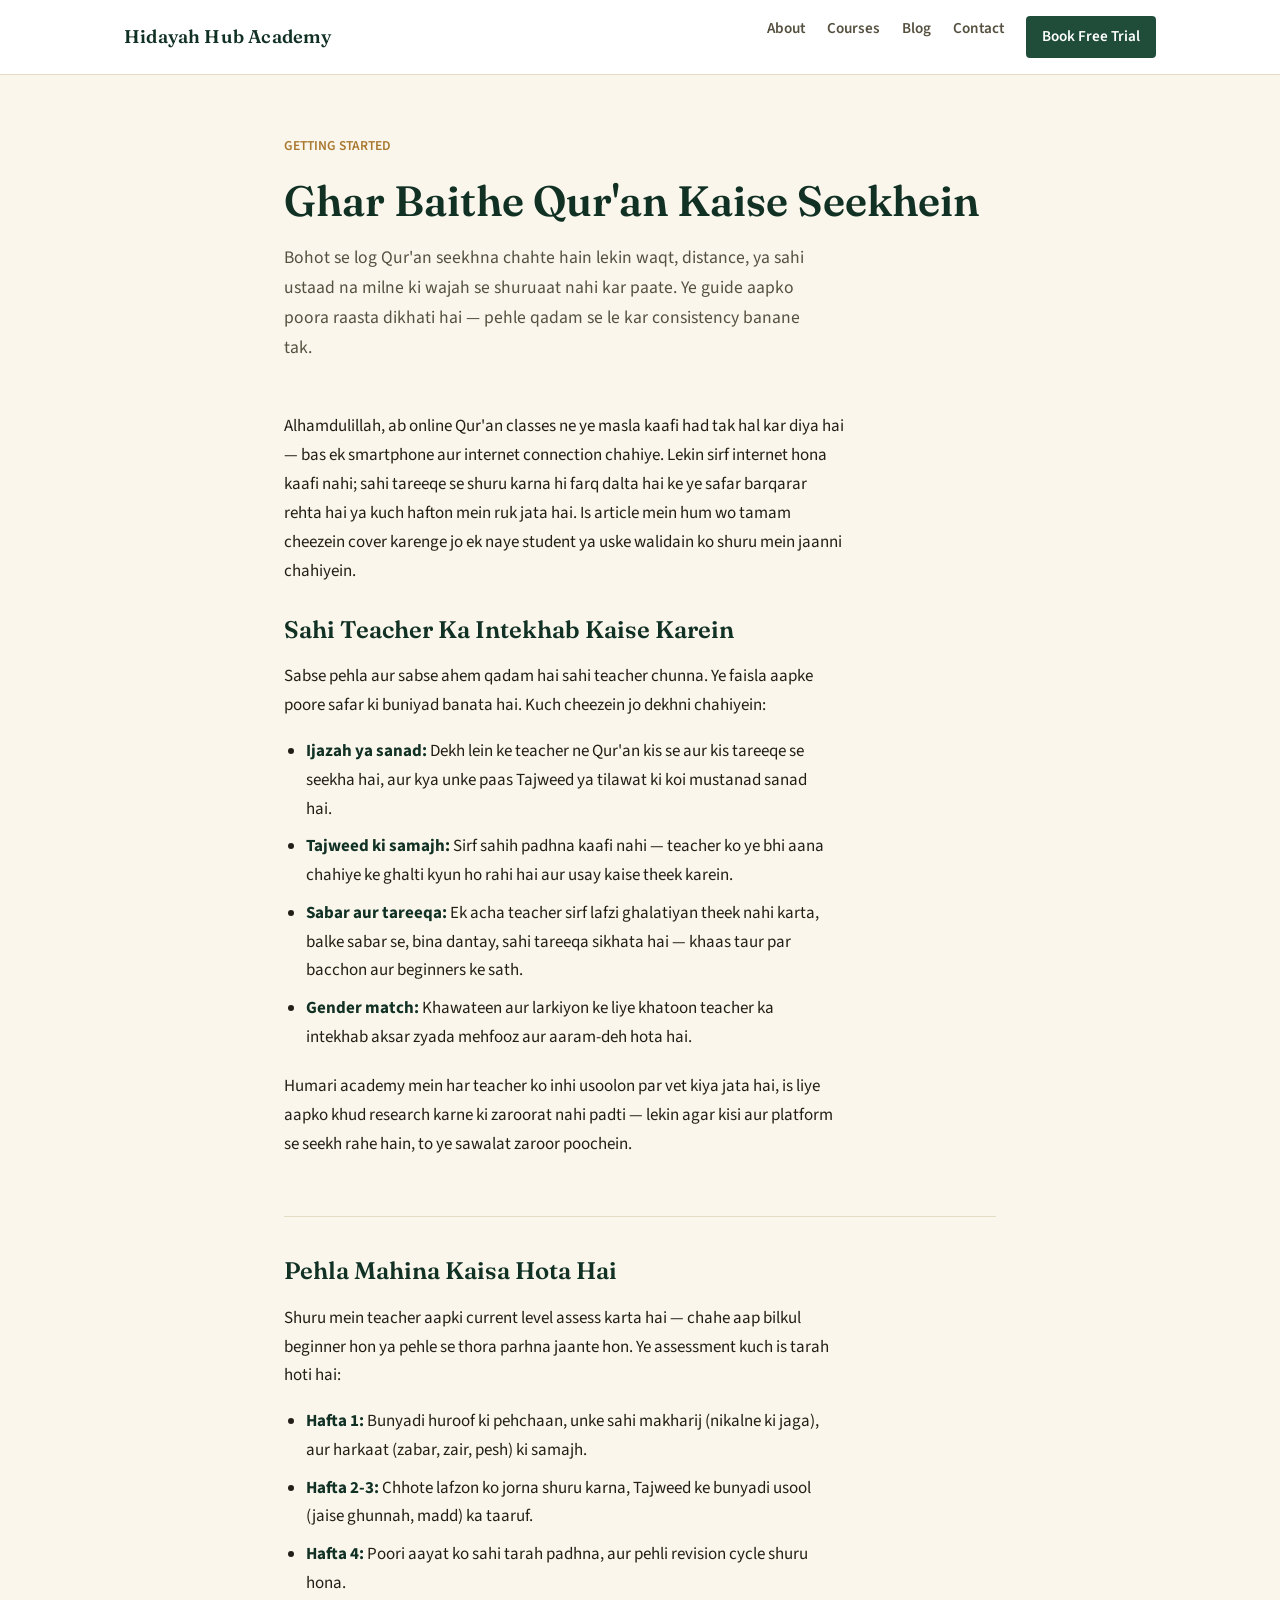
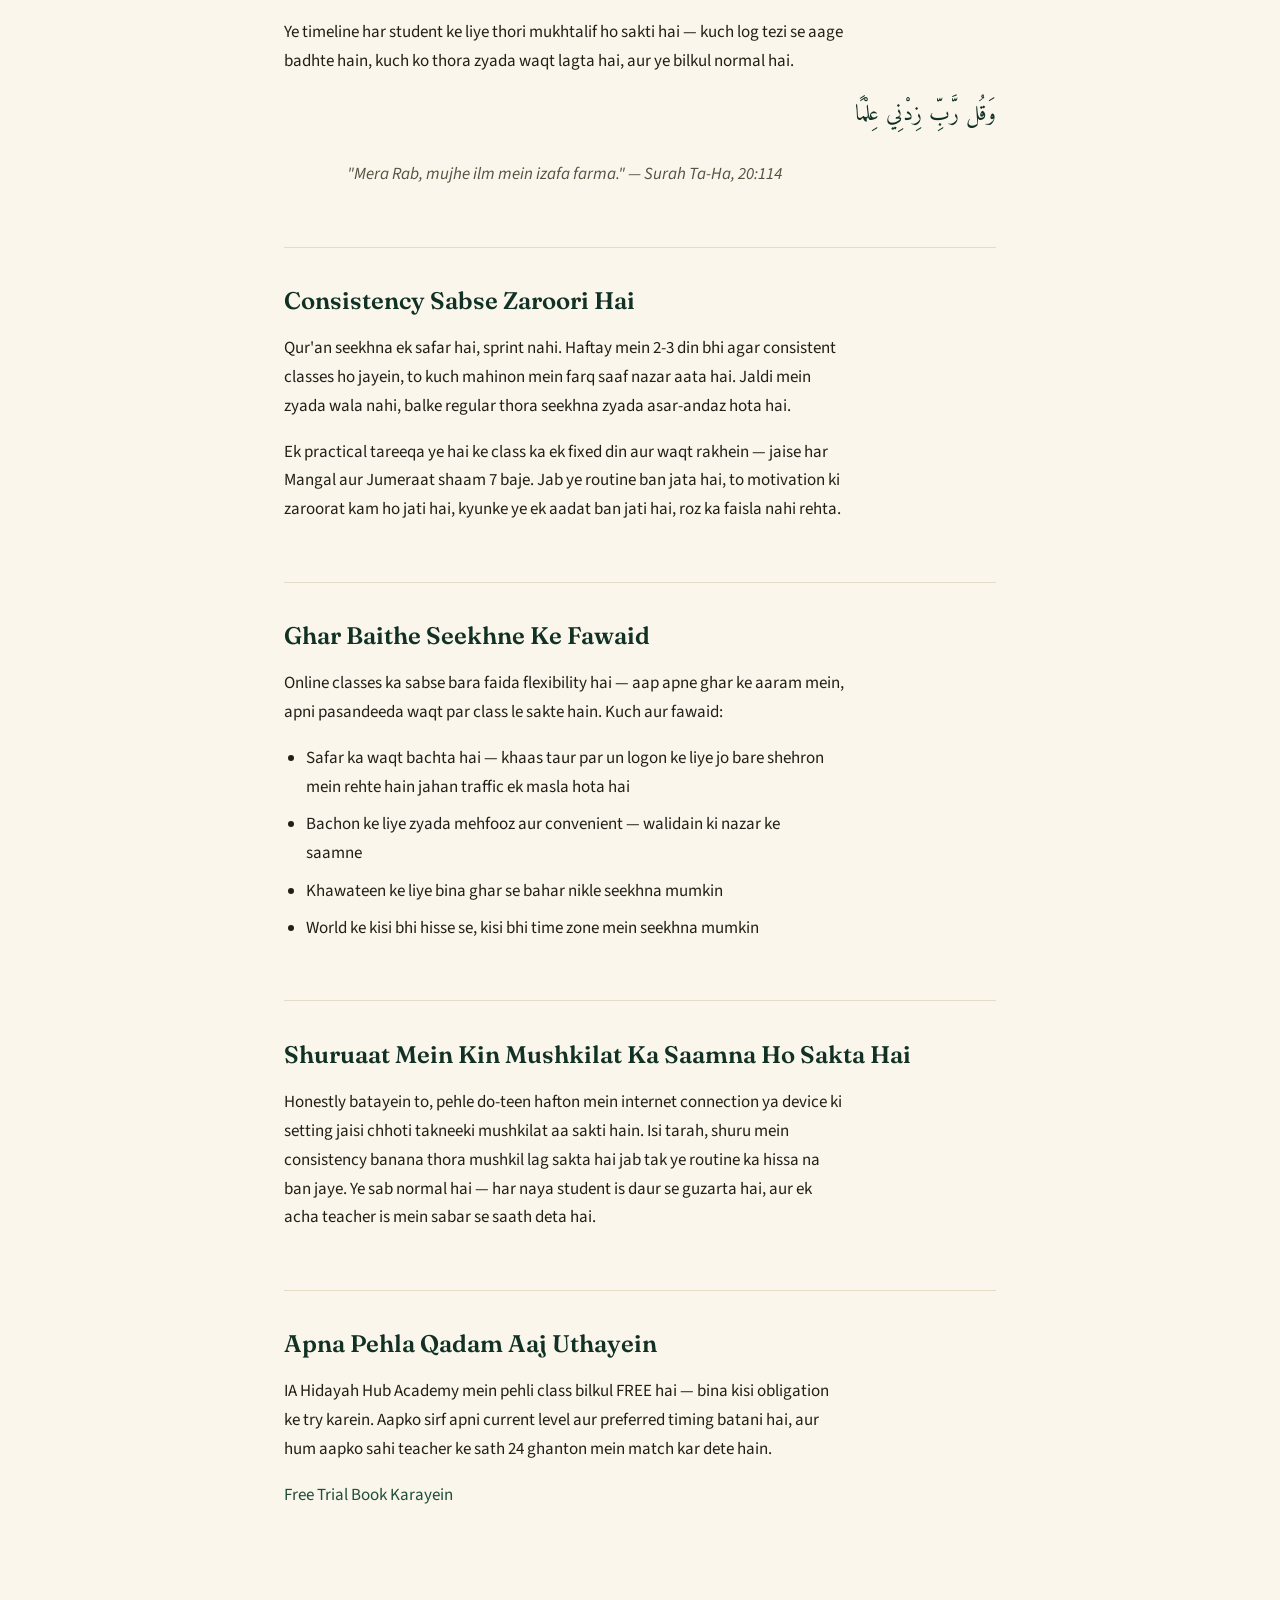
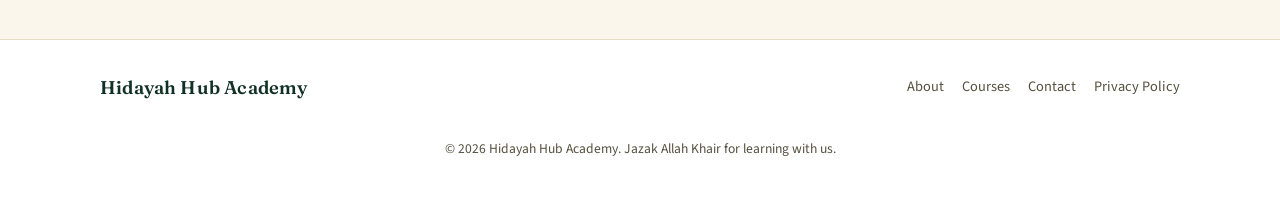
<file: blog/ghar-baithe-quran.html>
<!DOCTYPE html>
<html lang="ur-PK">
<head>
<meta charset="UTF-8">
<meta name="viewport" content="width=device-width, initial-scale=1">
<title>Ghar Baithe Qur'an Kaise Seekhein — IA Hidayah Hub Academy</title>
<meta name="description" content="Online Qur'an classes shuru karne ka mukammal rehnuma — sahi teacher kaise chunein, pehla mahina kaisa guzarta hai, aur consistency kaise banayein.">
<link rel="stylesheet" href="../hh-pages.css">
</head>
<body>

<header class="site-header">
  <div class="header-inner">
    <a class="brand" href="../index.html">Hidayah Hub Academy</a>
    <nav class="main-nav">
      <a href="../index.html#about">About</a>
      <a href="../index.html#courses">Courses</a>
      <a href="../index.html#blog">Blog</a>
      <a href="../contact.html">Contact</a>
      <a class="cta" href="../index.html#contact">Book Free Trial</a>
    </nav>
  </div>
</header>

<section class="page-hero">
  <span class="eyebrow">GETTING STARTED</span>
  <h1>Ghar Baithe Qur'an Kaise Seekhein</h1>
  <p class="lede">Bohot se log Qur'an seekhna chahte hain lekin waqt, distance, ya sahi ustaad na milne ki wajah se shuruaat nahi kar paate. Ye guide aapko poora raasta dikhati hai — pehle qadam se le kar consistency banane tak.</p>
</section>

<main class="content">

  <p>Alhamdulillah, ab online Qur'an classes ne ye masla kaafi had tak hal kar diya hai — bas ek smartphone aur internet connection chahiye. Lekin sirf internet hona kaafi nahi; sahi tareeqe se shuru karna hi farq dalta hai ke ye safar barqarar rehta hai ya kuch hafton mein ruk jata hai. Is article mein hum wo tamam cheezein cover karenge jo ek naye student ya uske walidain ko shuru mein jaanni chahiyein.</p>

  <h2>Sahi Teacher Ka Intekhab Kaise Karein</h2>
  <p>Sabse pehla aur sabse ahem qadam hai sahi teacher chunna. Ye faisla aapke poore safar ki buniyad banata hai. Kuch cheezein jo dekhni chahiyein:</p>
  <ul>
    <li><strong>Ijazah ya sanad:</strong> Dekh lein ke teacher ne Qur'an kis se aur kis tareeqe se seekha hai, aur kya unke paas Tajweed ya tilawat ki koi mustanad sanad hai.</li>
    <li><strong>Tajweed ki samajh:</strong> Sirf sahih padhna kaafi nahi — teacher ko ye bhi aana chahiye ke ghalti kyun ho rahi hai aur usay kaise theek karein.</li>
    <li><strong>Sabar aur tareeqa:</strong> Ek acha teacher sirf lafzi ghalatiyan theek nahi karta, balke sabar se, bina dantay, sahi tareeqa sikhata hai — khaas taur par bacchon aur beginners ke sath.</li>
    <li><strong>Gender match:</strong> Khawateen aur larkiyon ke liye khatoon teacher ka intekhab aksar zyada mehfooz aur aaram-deh hota hai.</li>
  </ul>
  <p>Humari academy mein har teacher ko inhi usoolon par vet kiya jata hai, is liye aapko khud research karne ki zaroorat nahi padti — lekin agar kisi aur platform se seekh rahe hain, to ye sawalat zaroor poochein.</p>

  <h2>Pehla Mahina Kaisa Hota Hai</h2>
  <p>Shuru mein teacher aapki current level assess karta hai — chahe aap bilkul beginner hon ya pehle se thora parhna jaante hon. Ye assessment kuch is tarah hoti hai:</p>
  <ul>
    <li><strong>Hafta 1:</strong> Bunyadi huroof ki pehchaan, unke sahi makharij (nikalne ki jaga), aur harkaat (zabar, zair, pesh) ki samajh.</li>
    <li><strong>Hafta 2-3:</strong> Chhote lafzon ko jorna shuru karna, Tajweed ke bunyadi usool (jaise ghunnah, madd) ka taaruf.</li>
    <li><strong>Hafta 4:</strong> Poori aayat ko sahi tarah padhna, aur pehli revision cycle shuru hona.</li>
  </ul>
  <p>Ye timeline har student ke liye thori mukhtalif ho sakti hai — kuch log tezi se aage badhte hain, kuch ko thora zyada waqt lagta hai, aur ye bilkul normal hai.</p>

  <p class="arabic">وَقُل رَّبِّ زِدْنِي عِلْمًا</p>
  <p style="text-align:center; color:var(--ink-soft); font-style:italic;">"Mera Rab, mujhe ilm mein izafa farma." — Surah Ta-Ha, 20:114</p>

  <h2>Consistency Sabse Zaroori Hai</h2>
  <p>Qur'an seekhna ek safar hai, sprint nahi. Haftay mein 2-3 din bhi agar consistent classes ho jayein, to kuch mahinon mein farq saaf nazar aata hai. Jaldi mein zyada wala nahi, balke regular thora seekhna zyada asar-andaz hota hai.</p>
  <p>Ek practical tareeqa ye hai ke class ka ek fixed din aur waqt rakhein — jaise har Mangal aur Jumeraat shaam 7 baje. Jab ye routine ban jata hai, to motivation ki zaroorat kam ho jati hai, kyunke ye ek aadat ban jati hai, roz ka faisla nahi rehta.</p>

  <h2>Ghar Baithe Seekhne Ke Fawaid</h2>
  <p>Online classes ka sabse bara faida flexibility hai — aap apne ghar ke aaram mein, apni pasandeeda waqt par class le sakte hain. Kuch aur fawaid:</p>
  <ul>
    <li>Safar ka waqt bachta hai — khaas taur par un logon ke liye jo bare shehron mein rehte hain jahan traffic ek masla hota hai</li>
    <li>Bachon ke liye zyada mehfooz aur convenient — walidain ki nazar ke saamne</li>
    <li>Khawateen ke liye bina ghar se bahar nikle seekhna mumkin</li>
    <li>World ke kisi bhi hisse se, kisi bhi time zone mein seekhna mumkin</li>
  </ul>

  <h2>Shuruaat Mein Kin Mushkilat Ka Saamna Ho Sakta Hai</h2>
  <p>Honestly batayein to, pehle do-teen hafton mein internet connection ya device ki setting jaisi chhoti takneeki mushkilat aa sakti hain. Isi tarah, shuru mein consistency banana thora mushkil lag sakta hai jab tak ye routine ka hissa na ban jaye. Ye sab normal hai — har naya student is daur se guzarta hai, aur ek acha teacher is mein sabar se saath deta hai.</p>

  <h2>Apna Pehla Qadam Aaj Uthayein</h2>
  <p>IA Hidayah Hub Academy mein pehli class bilkul FREE hai — bina kisi obligation ke try karein. Aapko sirf apni current level aur preferred timing batani hai, aur hum aapko sahi teacher ke sath 24 ghanton mein match kar dete hain.</p>

  <p><a href="../index.html#contact">Free Trial Book Karayein</a></p>

</main>

<footer class="site-footer">
  <div class="footer-inner">
    <span class="brand">Hidayah Hub Academy</span>
    <nav>
      <a href="../index.html#about">About</a>
      <a href="../index.html#courses">Courses</a>
      <a href="../contact.html">Contact</a>
      <a href="../privacy-policy.html">Privacy Policy</a>
    </nav>
    <p class="footer-note">© 2026 Hidayah Hub Academy. Jazak Allah Khair for learning with us.</p>
  </div>
</footer>

</body>
</html>
</file>
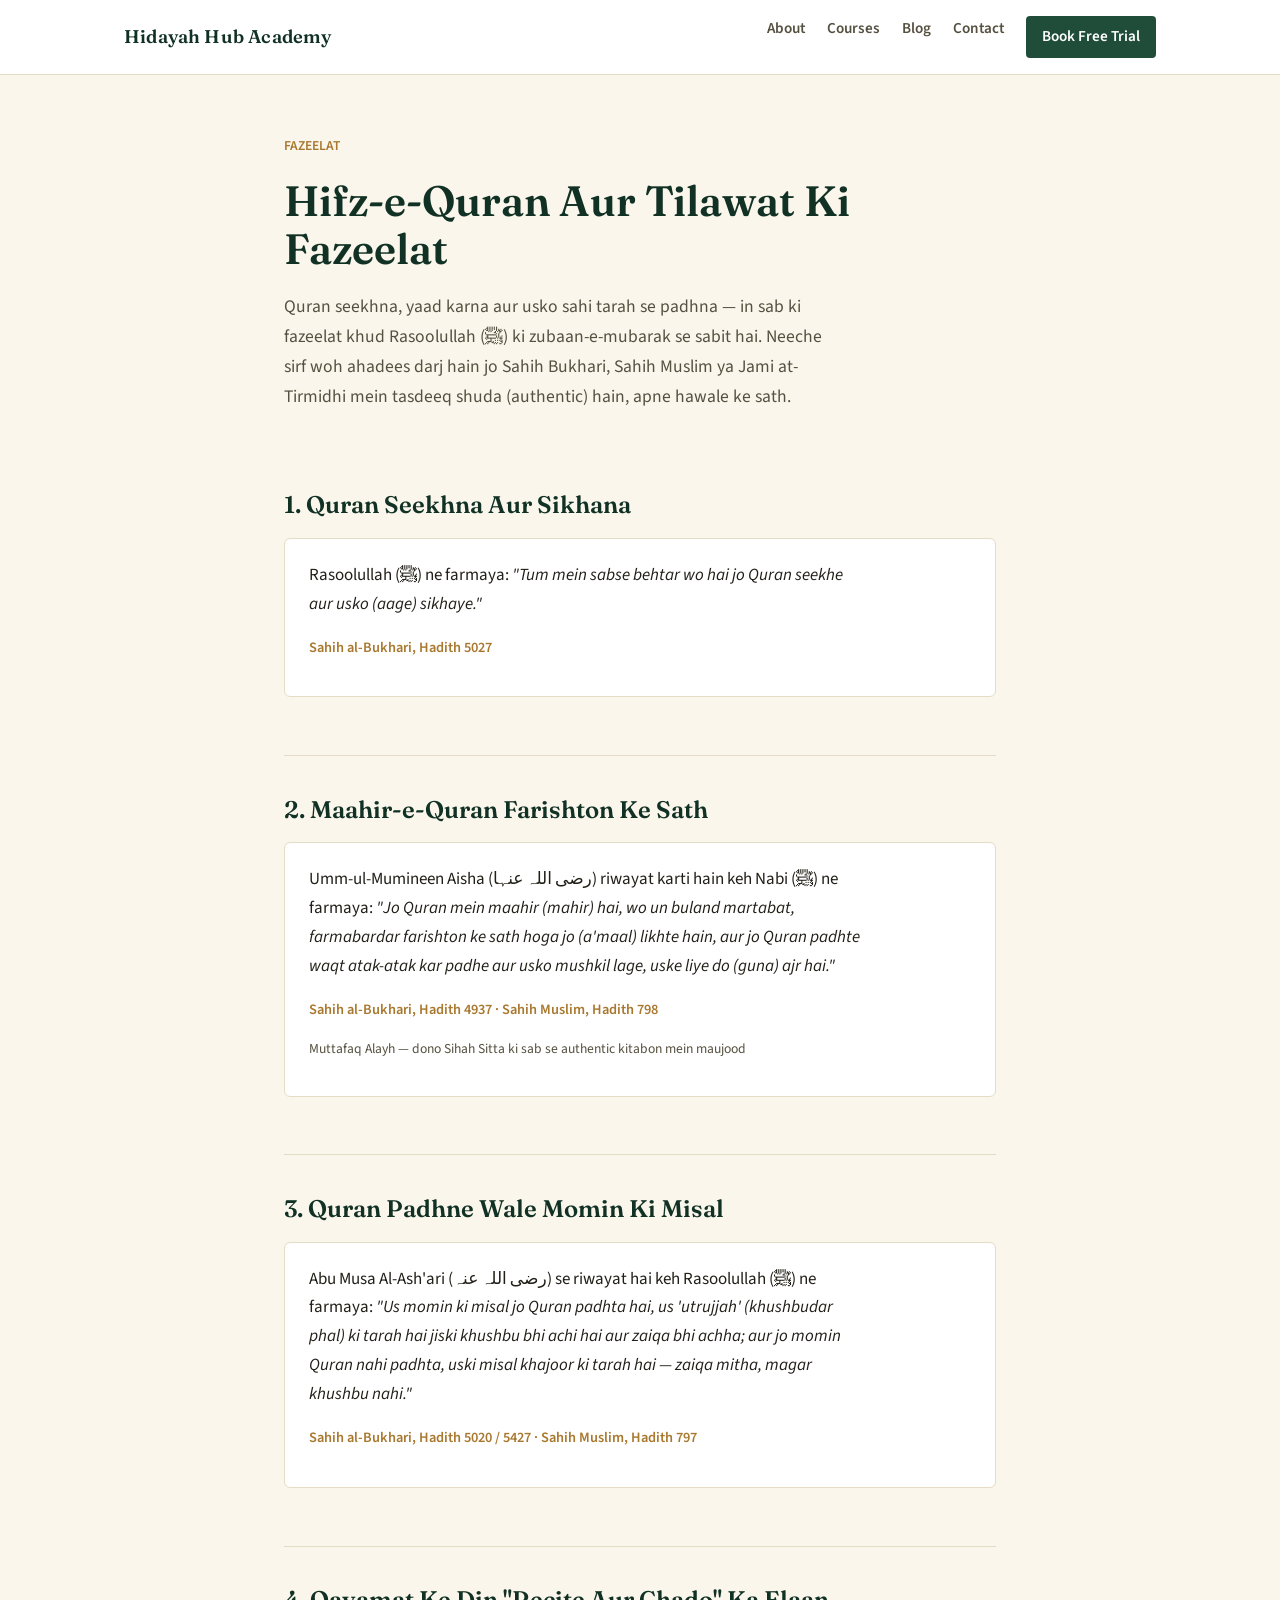
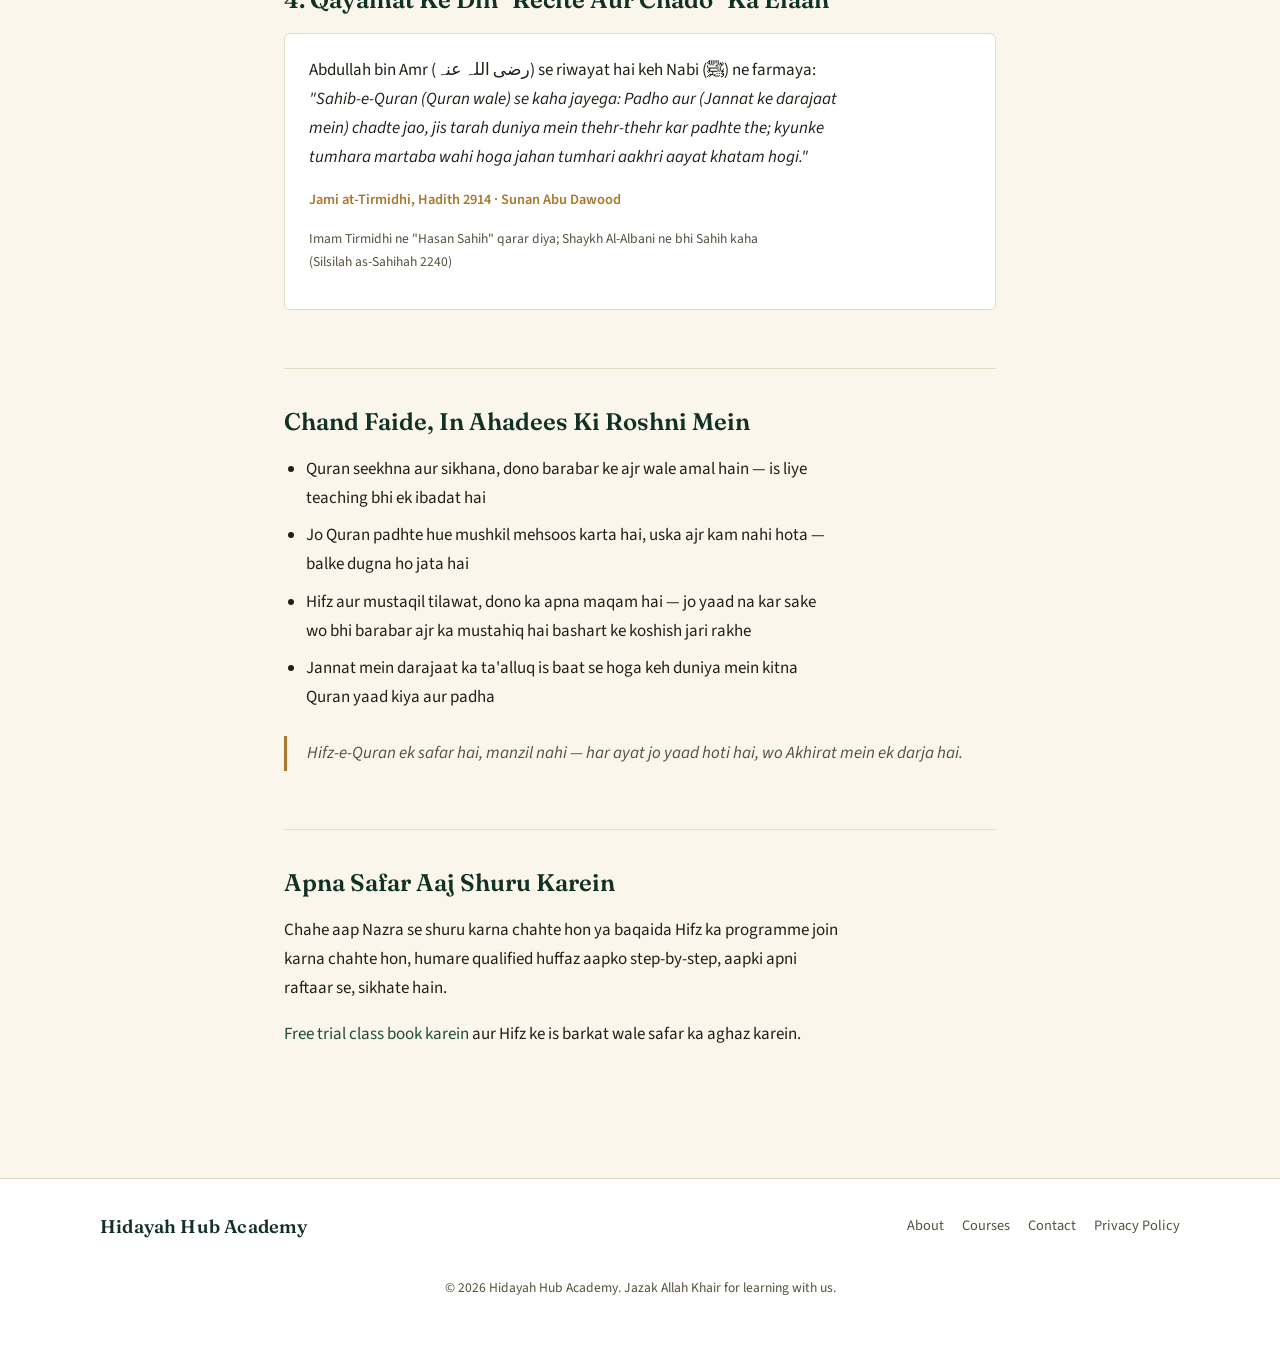
<file: blog/hifz-ki-fazeelat.html>
<!DOCTYPE html>
<html lang="ur-PK">
<head>
<meta charset="UTF-8">
<meta name="viewport" content="width=device-width, initial-scale=1">
<title>Hifz-e-Quran Ki Fazeelat — Sahih Ahadees | Hidayah Hub Academy</title>
<meta name="description" content="Hifz-e-Quran aur Quran ki tilawat ki fazeelat par Sahih Bukhari, Sahih Muslim aur Jami at-Tirmidhi ki tasdeeq shuda ahadees, hawale ke sath.">
<link rel="stylesheet" href="../hh-pages.css">
</head>
<body>

<header class="site-header">
  <div class="header-inner">
    <a class="brand" href="../index.html">Hidayah Hub Academy</a>
    <nav class="main-nav">
      <a href="../index.html#about">About</a>
      <a href="../index.html#courses">Courses</a>
      <a href="../index.html#blog">Blog</a>
      <a href="../contact.html">Contact</a>
      <a class="cta" href="../index.html#contact">Book Free Trial</a>
    </nav>
  </div>
</header>

<section class="page-hero">
  <span class="eyebrow">FAZEELAT</span>
  <h1>Hifz-e-Quran Aur Tilawat Ki Fazeelat</h1>
  <p class="lede">Quran seekhna, yaad karna aur usko sahi tarah se padhna — in sab ki fazeelat khud Rasoolullah (ﷺ) ki zubaan-e-mubarak se sabit hai. Neeche sirf woh ahadees darj hain jo Sahih Bukhari, Sahih Muslim ya Jami at-Tirmidhi mein tasdeeq shuda (authentic) hain, apne hawale ke sath.</p>
</section>

<main class="content">

  <h2>1. Quran Seekhna Aur Sikhana</h2>
  <div class="hadith-card">
    <p>Rasoolullah (ﷺ) ne farmaya: <em>"Tum mein sabse behtar wo hai jo Quran seekhe aur usko (aage) sikhaye."</em></p>
    <p class="source">Sahih al-Bukhari, Hadith 5027</p>
  </div>

  <h2>2. Maahir-e-Quran Farishton Ke Sath</h2>
  <div class="hadith-card">
    <p>Umm-ul-Mumineen Aisha (رضی اللہ عنہا) riwayat karti hain keh Nabi (ﷺ) ne farmaya: <em>"Jo Quran mein maahir (mahir) hai, wo un buland martabat, farmabardar farishton ke sath hoga jo (a'maal) likhte hain, aur jo Quran padhte waqt atak-atak kar padhe aur usko mushkil lage, uske liye do (guna) ajr hai."</em></p>
    <p class="source">Sahih al-Bukhari, Hadith 4937 · Sahih Muslim, Hadith 798</p>
    <p class="grade">Muttafaq Alayh — dono Sihah Sitta ki sab se authentic kitabon mein maujood</p>
  </div>

  <h2>3. Quran Padhne Wale Momin Ki Misal</h2>
  <div class="hadith-card">
    <p>Abu Musa Al-Ash'ari (رضی اللہ عنہ) se riwayat hai keh Rasoolullah (ﷺ) ne farmaya: <em>"Us momin ki misal jo Quran padhta hai, us 'utrujjah' (khushbudar phal) ki tarah hai jiski khushbu bhi achi hai aur zaiqa bhi achha; aur jo momin Quran nahi padhta, uski misal khajoor ki tarah hai — zaiqa mitha, magar khushbu nahi."</em></p>
    <p class="source">Sahih al-Bukhari, Hadith 5020 / 5427 · Sahih Muslim, Hadith 797</p>
  </div>

  <h2>4. Qayamat Ke Din "Recite Aur Chado" Ka Elaan</h2>
  <div class="hadith-card">
    <p>Abdullah bin Amr (رضی اللہ عنہ) se riwayat hai keh Nabi (ﷺ) ne farmaya: <em>"Sahib-e-Quran (Quran wale) se kaha jayega: Padho aur (Jannat ke darajaat mein) chadte jao, jis tarah duniya mein thehr-thehr kar padhte the; kyunke tumhara martaba wahi hoga jahan tumhari aakhri aayat khatam hogi."</em></p>
    <p class="source">Jami at-Tirmidhi, Hadith 2914 · Sunan Abu Dawood</p>
    <p class="grade">Imam Tirmidhi ne "Hasan Sahih" qarar diya; Shaykh Al-Albani ne bhi Sahih kaha (Silsilah as-Sahihah 2240)</p>
  </div>

  <h2>Chand Faide, In Ahadees Ki Roshni Mein</h2>
  <ul>
    <li>Quran seekhna aur sikhana, dono barabar ke ajr wale amal hain — is liye teaching bhi ek ibadat hai</li>
    <li>Jo Quran padhte hue mushkil mehsoos karta hai, uska ajr kam nahi hota — balke dugna ho jata hai</li>
    <li>Hifz aur mustaqil tilawat, dono ka apna maqam hai — jo yaad na kar sake wo bhi barabar ajr ka mustahiq hai bashart ke koshish jari rakhe</li>
    <li>Jannat mein darajaat ka ta'alluq is baat se hoga keh duniya mein kitna Quran yaad kiya aur padha</li>
  </ul>

  <blockquote>
    Hifz-e-Quran ek safar hai, manzil nahi — har ayat jo yaad hoti hai, wo Akhirat mein ek darja hai.
  </blockquote>

  <h2>Apna Safar Aaj Shuru Karein</h2>
  <p>Chahe aap Nazra se shuru karna chahte hon ya baqaida Hifz ka programme join karna chahte hon, humare qualified huffaz aapko step-by-step, aapki apni raftaar se, sikhate hain.</p>
  <p><a href="../index.html#contact">Free trial class book karein</a> aur Hifz ke is barkat wale safar ka aghaz karein.</p>

</main>

<footer class="site-footer">
  <div class="footer-inner">
    <span class="brand">Hidayah Hub Academy</span>
    <nav>
      <a href="../index.html#about">About</a>
      <a href="../index.html#courses">Courses</a>
      <a href="../contact.html">Contact</a>
      <a href="../privacy-policy.html">Privacy Policy</a>
    </nav>
    <p class="footer-note">© 2026 Hidayah Hub Academy. Jazak Allah Khair for learning with us.</p>
  </div>
</footer>

</body>
</html>
</file>
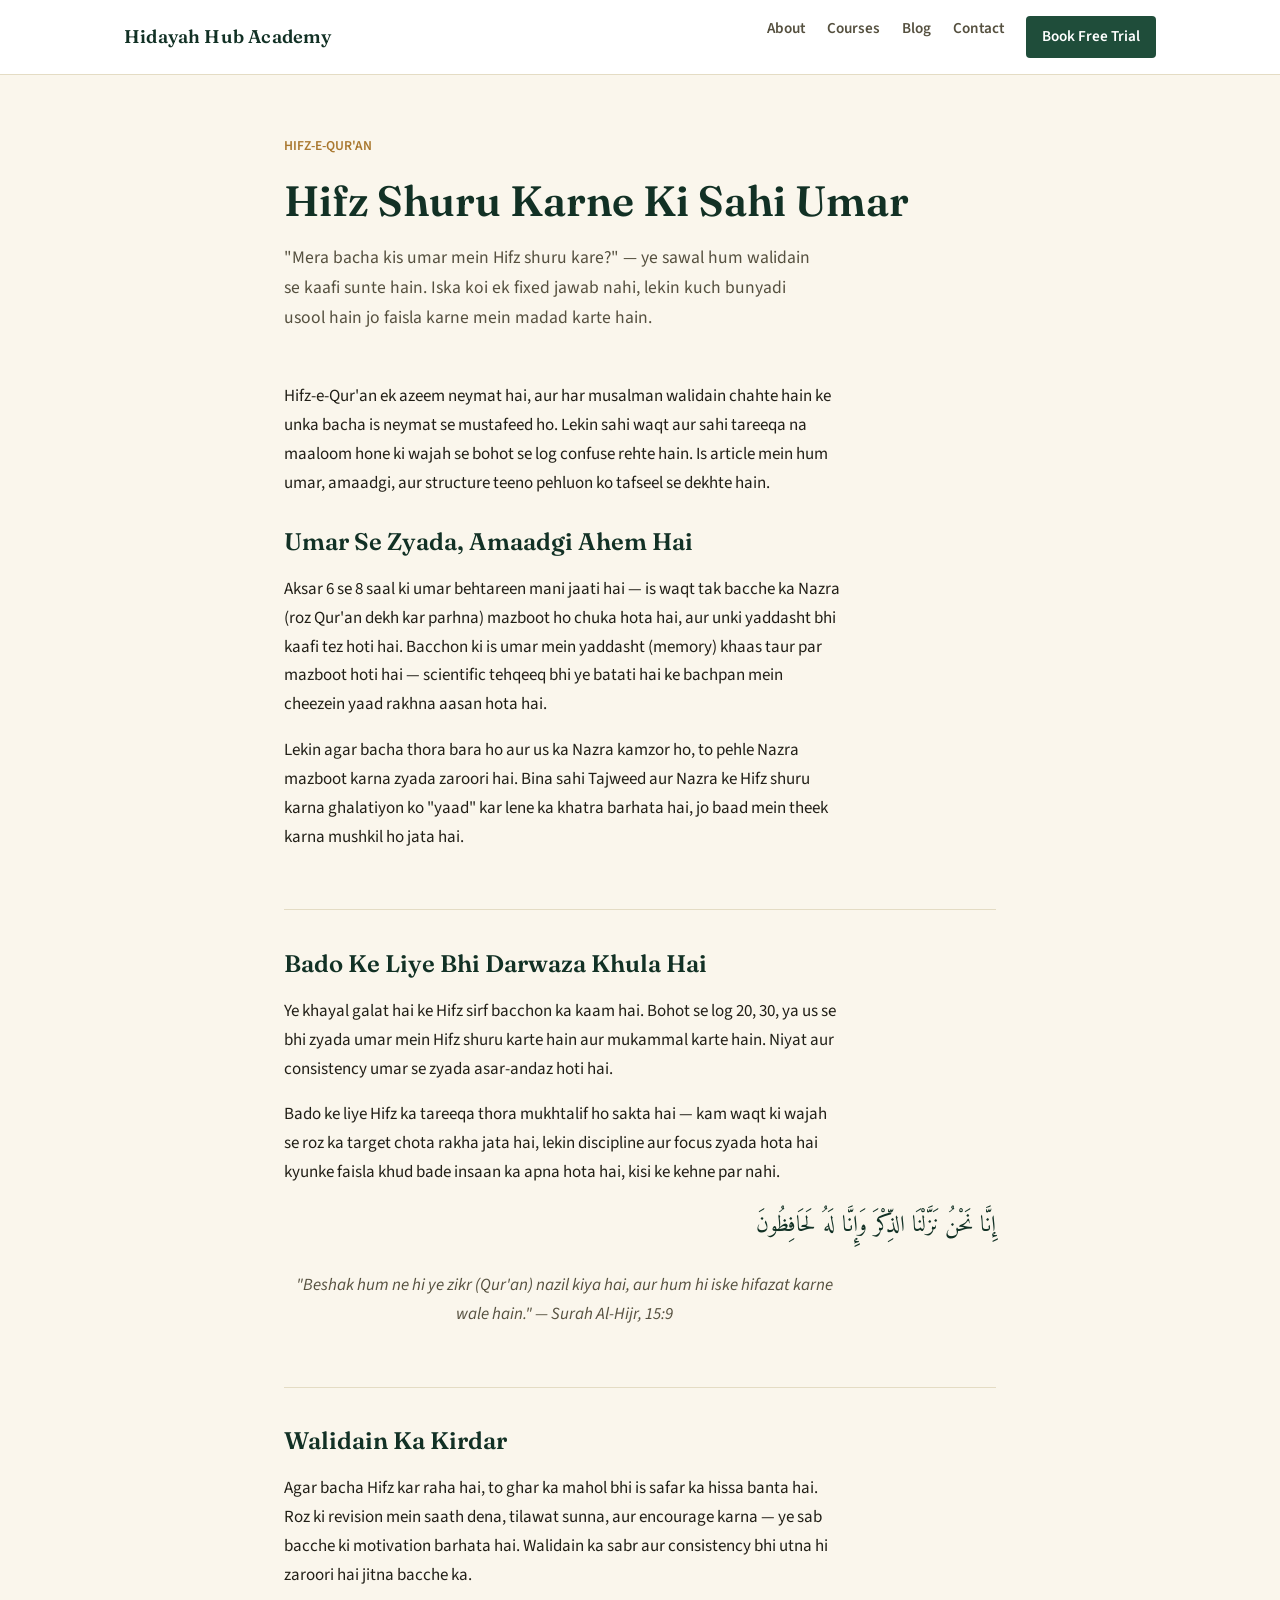
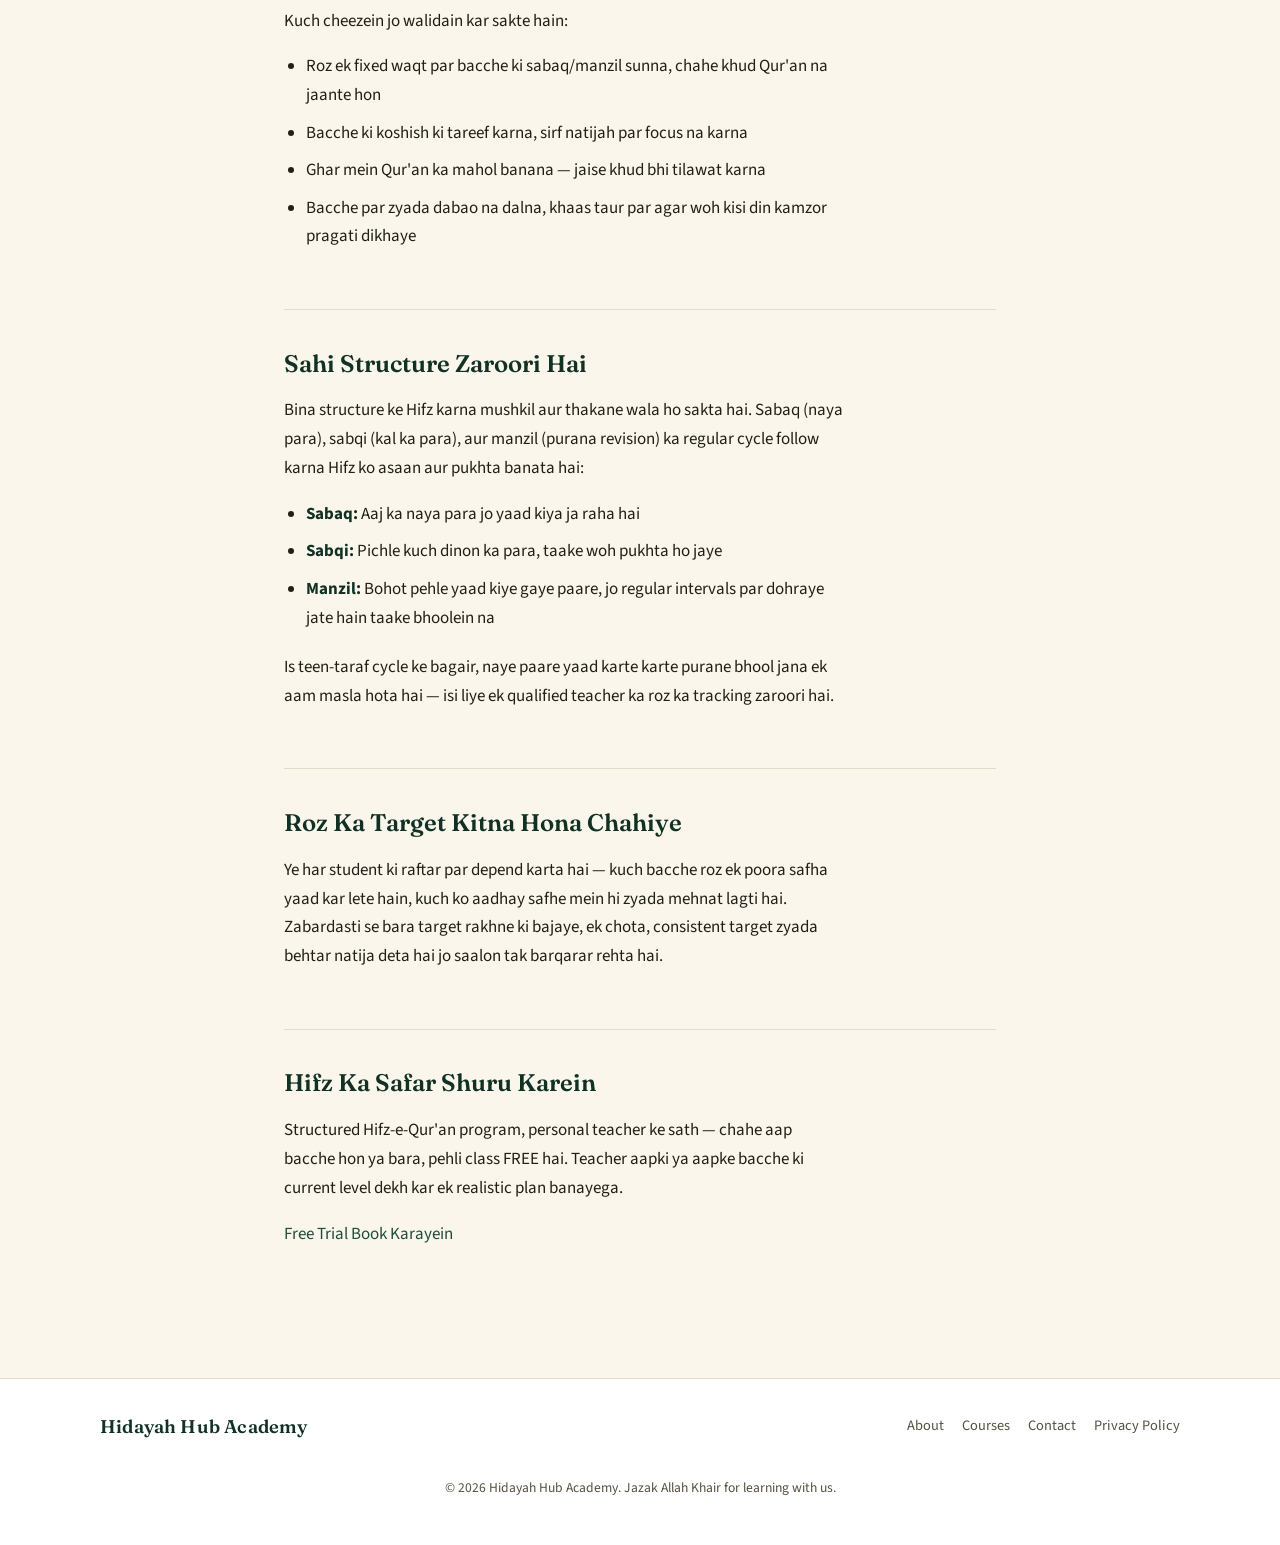
<file: blog/hifz-umar.html>
<!DOCTYPE html>
<html lang="ur-PK">
<head>
<meta charset="UTF-8">
<meta name="viewport" content="width=device-width, initial-scale=1">
<title>Hifz Shuru Karne Ki Sahi Umar — IA Hidayah Hub Academy</title>
<meta name="description" content="Hifz-e-Qur'an ka safar kab shuru karna behtar hai, aur is journey mein walidain ka kirdar kitna ahem hota hai.">
<link rel="stylesheet" href="../hh-pages.css">
</head>
<body>

<header class="site-header">
  <div class="header-inner">
    <a class="brand" href="../index.html">Hidayah Hub Academy</a>
    <nav class="main-nav">
      <a href="../index.html#about">About</a>
      <a href="../index.html#courses">Courses</a>
      <a href="../index.html#blog">Blog</a>
      <a href="../contact.html">Contact</a>
      <a class="cta" href="../index.html#contact">Book Free Trial</a>
    </nav>
  </div>
</header>

<section class="page-hero">
  <span class="eyebrow">HIFZ-E-QUR'AN</span>
  <h1>Hifz Shuru Karne Ki Sahi Umar</h1>
  <p class="lede">"Mera bacha kis umar mein Hifz shuru kare?" — ye sawal hum walidain se kaafi sunte hain. Iska koi ek fixed jawab nahi, lekin kuch bunyadi usool hain jo faisla karne mein madad karte hain.</p>
</section>

<main class="content">

  <p>Hifz-e-Qur'an ek azeem neymat hai, aur har musalman walidain chahte hain ke unka bacha is neymat se mustafeed ho. Lekin sahi waqt aur sahi tareeqa na maaloom hone ki wajah se bohot se log confuse rehte hain. Is article mein hum umar, amaadgi, aur structure teeno pehluon ko tafseel se dekhte hain.</p>

  <h2>Umar Se Zyada, Amaadgi Ahem Hai</h2>
  <p>Aksar 6 se 8 saal ki umar behtareen mani jaati hai — is waqt tak bacche ka Nazra (roz Qur'an dekh kar parhna) mazboot ho chuka hota hai, aur unki yaddasht bhi kaafi tez hoti hai. Bacchon ki is umar mein yaddasht (memory) khaas taur par mazboot hoti hai — scientific tehqeeq bhi ye batati hai ke bachpan mein cheezein yaad rakhna aasan hota hai.</p>
  <p>Lekin agar bacha thora bara ho aur us ka Nazra kamzor ho, to pehle Nazra mazboot karna zyada zaroori hai. Bina sahi Tajweed aur Nazra ke Hifz shuru karna ghalatiyon ko "yaad" kar lene ka khatra barhata hai, jo baad mein theek karna mushkil ho jata hai.</p>

  <h2>Bado Ke Liye Bhi Darwaza Khula Hai</h2>
  <p>Ye khayal galat hai ke Hifz sirf bacchon ka kaam hai. Bohot se log 20, 30, ya us se bhi zyada umar mein Hifz shuru karte hain aur mukammal karte hain. Niyat aur consistency umar se zyada asar-andaz hoti hai.</p>
  <p>Bado ke liye Hifz ka tareeqa thora mukhtalif ho sakta hai — kam waqt ki wajah se roz ka target chota rakha jata hai, lekin discipline aur focus zyada hota hai kyunke faisla khud bade insaan ka apna hota hai, kisi ke kehne par nahi.</p>

  <p class="arabic">إِنَّا نَحْنُ نَزَّلْنَا الذِّكْرَ وَإِنَّا لَهُ لَحَافِظُونَ</p>
  <p style="text-align:center; color:var(--ink-soft); font-style:italic;">"Beshak hum ne hi ye zikr (Qur'an) nazil kiya hai, aur hum hi iske hifazat karne wale hain." — Surah Al-Hijr, 15:9</p>

  <h2>Walidain Ka Kirdar</h2>
  <p>Agar bacha Hifz kar raha hai, to ghar ka mahol bhi is safar ka hissa banta hai. Roz ki revision mein saath dena, tilawat sunna, aur encourage karna — ye sab bacche ki motivation barhata hai. Walidain ka sabr aur consistency bhi utna hi zaroori hai jitna bacche ka.</p>
  <p>Kuch cheezein jo walidain kar sakte hain:</p>
  <ul>
    <li>Roz ek fixed waqt par bacche ki sabaq/manzil sunna, chahe khud Qur'an na jaante hon</li>
    <li>Bacche ki koshish ki tareef karna, sirf natijah par focus na karna</li>
    <li>Ghar mein Qur'an ka mahol banana — jaise khud bhi tilawat karna</li>
    <li>Bacche par zyada dabao na dalna, khaas taur par agar woh kisi din kamzor pragati dikhaye</li>
  </ul>

  <h2>Sahi Structure Zaroori Hai</h2>
  <p>Bina structure ke Hifz karna mushkil aur thakane wala ho sakta hai. Sabaq (naya para), sabqi (kal ka para), aur manzil (purana revision) ka regular cycle follow karna Hifz ko asaan aur pukhta banata hai:</p>
  <ul>
    <li><strong>Sabaq:</strong> Aaj ka naya para jo yaad kiya ja raha hai</li>
    <li><strong>Sabqi:</strong> Pichle kuch dinon ka para, taake woh pukhta ho jaye</li>
    <li><strong>Manzil:</strong> Bohot pehle yaad kiye gaye paare, jo regular intervals par dohraye jate hain taake bhoolein na</li>
  </ul>
  <p>Is teen-taraf cycle ke bagair, naye paare yaad karte karte purane bhool jana ek aam masla hota hai — isi liye ek qualified teacher ka roz ka tracking zaroori hai.</p>

  <h2>Roz Ka Target Kitna Hona Chahiye</h2>
  <p>Ye har student ki raftar par depend karta hai — kuch bacche roz ek poora safha yaad kar lete hain, kuch ko aadhay safhe mein hi zyada mehnat lagti hai. Zabardasti se bara target rakhne ki bajaye, ek chota, consistent target zyada behtar natija deta hai jo saalon tak barqarar rehta hai.</p>

  <h2>Hifz Ka Safar Shuru Karein</h2>
  <p>Structured Hifz-e-Qur'an program, personal teacher ke sath — chahe aap bacche hon ya bara, pehli class FREE hai. Teacher aapki ya aapke bacche ki current level dekh kar ek realistic plan banayega.</p>

  <p><a href="../index.html#contact">Free Trial Book Karayein</a></p>

</main>

<footer class="site-footer">
  <div class="footer-inner">
    <span class="brand">Hidayah Hub Academy</span>
    <nav>
      <a href="../index.html#about">About</a>
      <a href="../index.html#courses">Courses</a>
      <a href="../contact.html">Contact</a>
      <a href="../privacy-policy.html">Privacy Policy</a>
    </nav>
    <p class="footer-note">© 2026 Hidayah Hub Academy. Jazak Allah Khair for learning with us.</p>
  </div>
</footer>

</body>
</html>
</file>
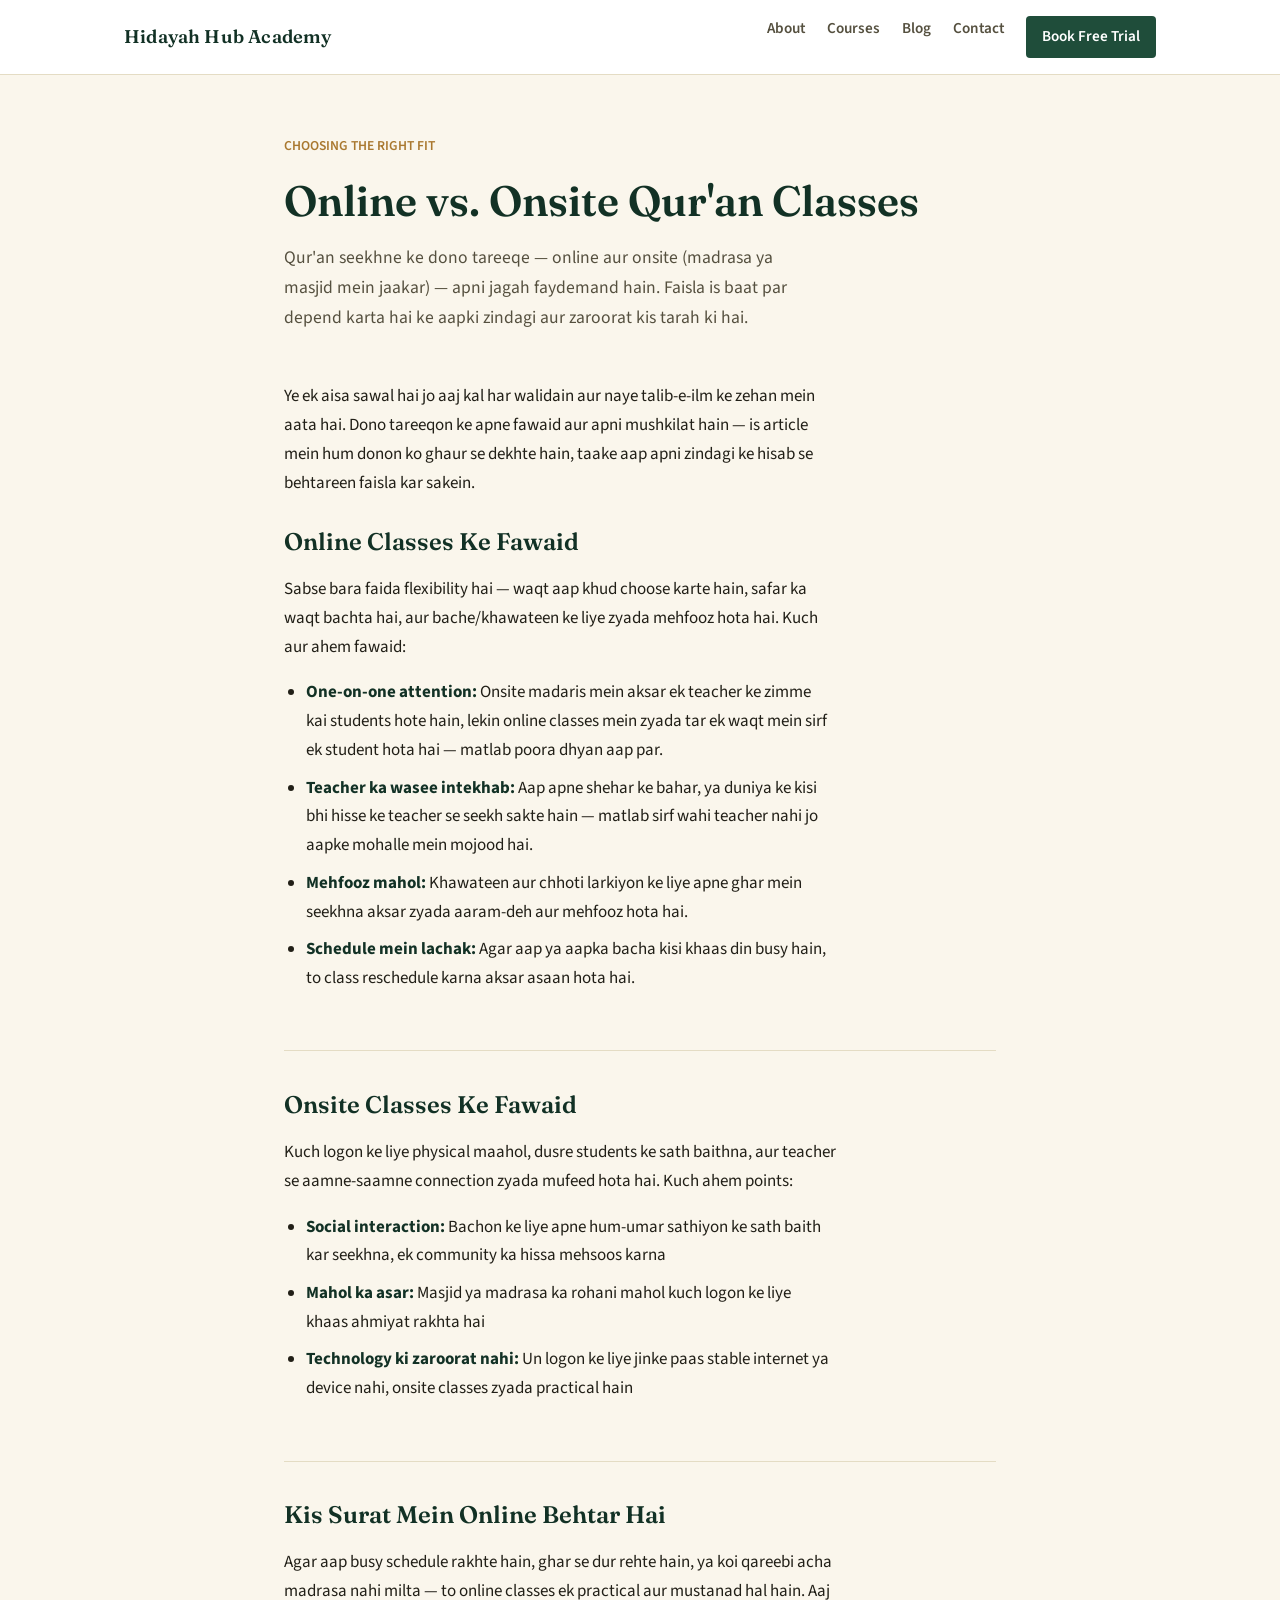
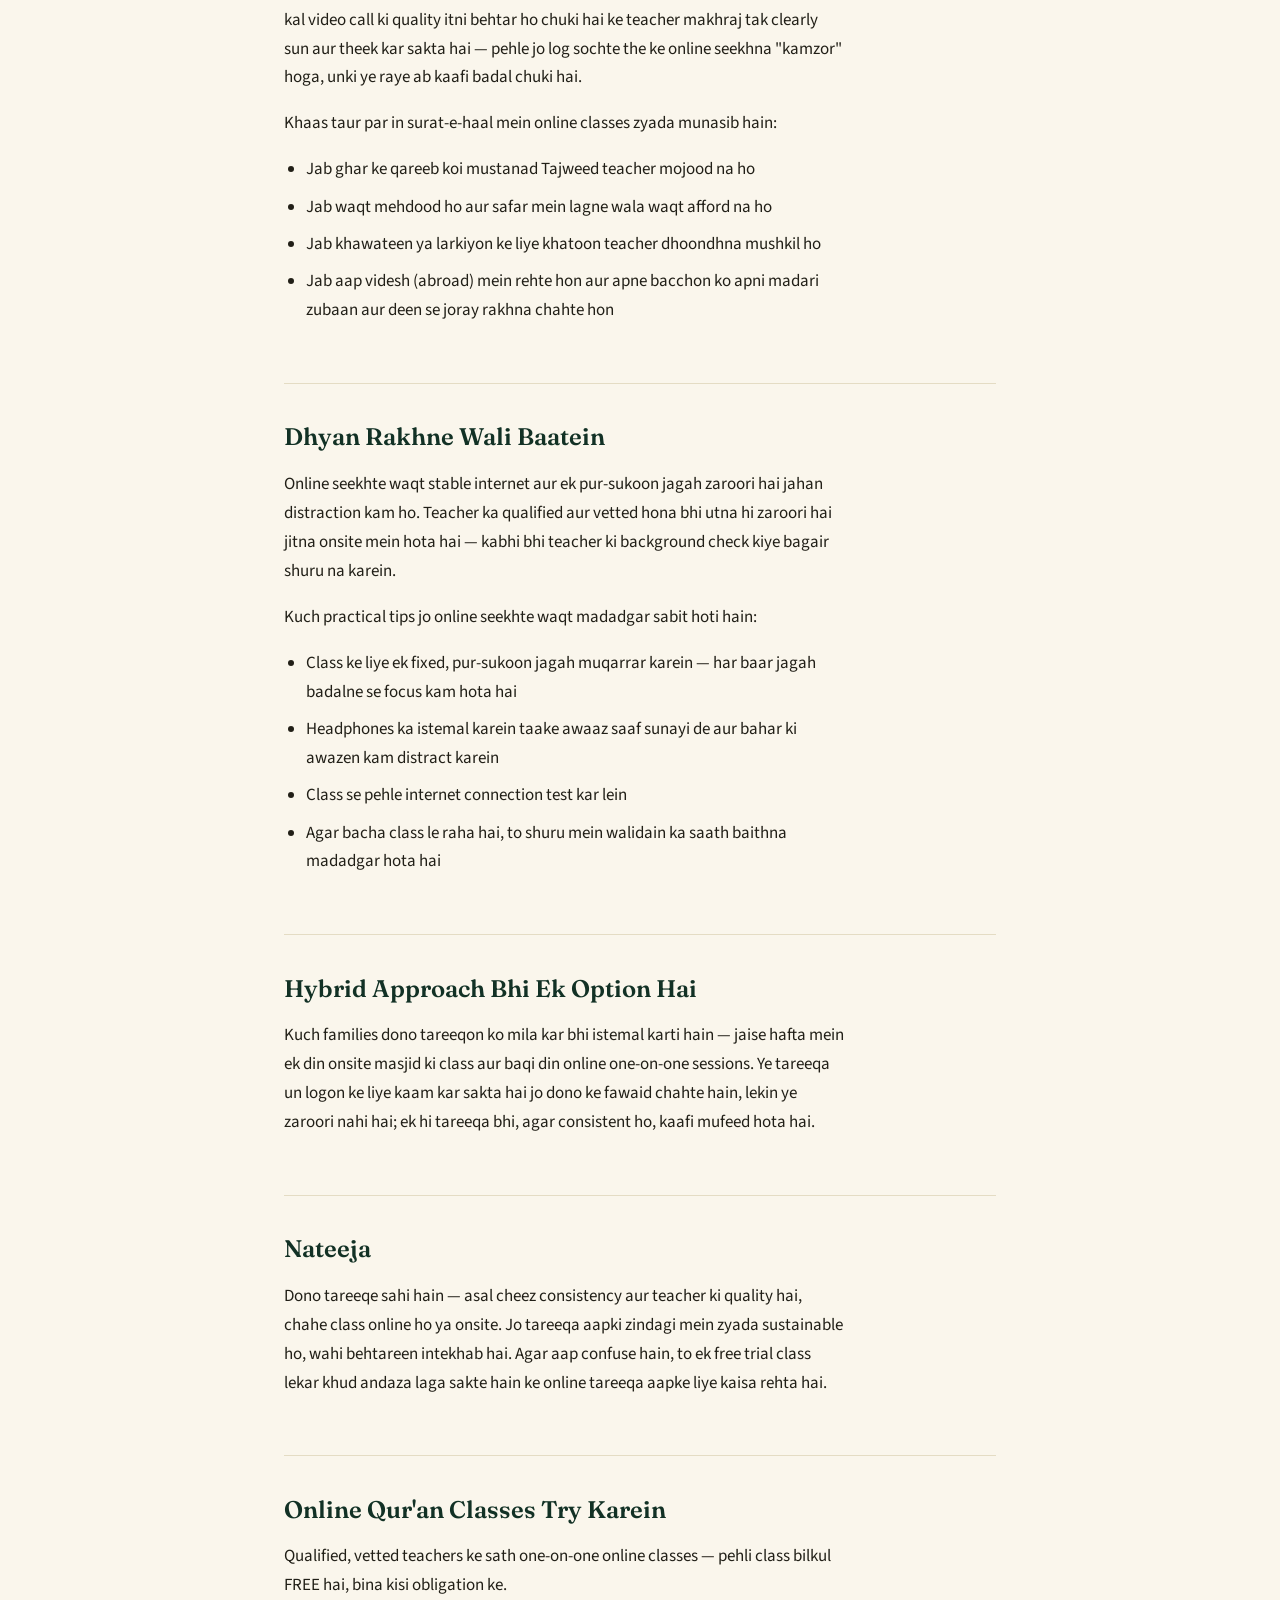
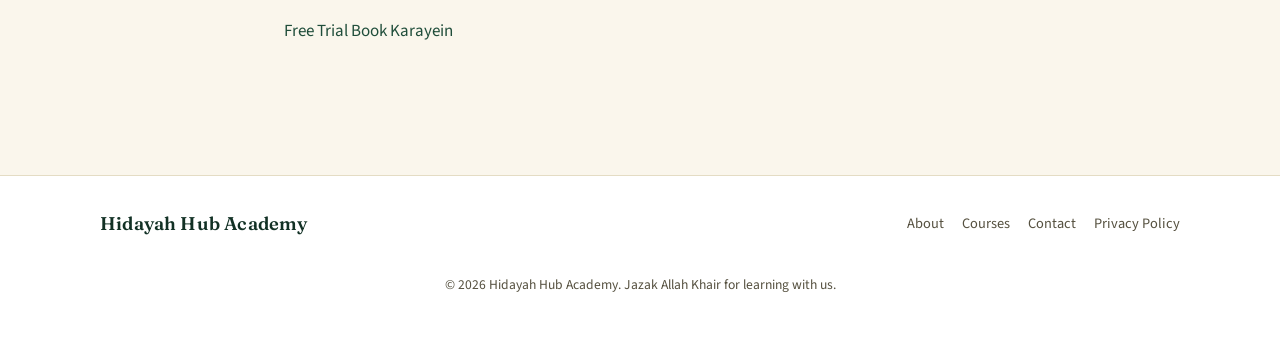
<file: blog/online-vs-onsite.html>
<!DOCTYPE html>
<html lang="ur-PK">
<head>
<meta charset="UTF-8">
<meta name="viewport" content="width=device-width, initial-scale=1">
<title>Online vs. Onsite Qur'an Classes — IA Hidayah Hub Academy</title>
<meta name="description" content="Online aur onsite Qur'an classes ka tafseeli muwazna — kis surat mein online classes zyada faydemand hain, aur kya dhyan mein rakhna chahiye.">
<link rel="stylesheet" href="../hh-pages.css">
</head>
<body>

<header class="site-header">
  <div class="header-inner">
    <a class="brand" href="../index.html">Hidayah Hub Academy</a>
    <nav class="main-nav">
      <a href="../index.html#about">About</a>
      <a href="../index.html#courses">Courses</a>
      <a href="../index.html#blog">Blog</a>
      <a href="../contact.html">Contact</a>
      <a class="cta" href="../index.html#contact">Book Free Trial</a>
    </nav>
  </div>
</header>

<section class="page-hero">
  <span class="eyebrow">CHOOSING THE RIGHT FIT</span>
  <h1>Online vs. Onsite Qur'an Classes</h1>
  <p class="lede">Qur'an seekhne ke dono tareeqe — online aur onsite (madrasa ya masjid mein jaakar) — apni jagah faydemand hain. Faisla is baat par depend karta hai ke aapki zindagi aur zaroorat kis tarah ki hai.</p>
</section>

<main class="content">

  <p>Ye ek aisa sawal hai jo aaj kal har walidain aur naye talib-e-ilm ke zehan mein aata hai. Dono tareeqon ke apne fawaid aur apni mushkilat hain — is article mein hum donon ko ghaur se dekhte hain, taake aap apni zindagi ke hisab se behtareen faisla kar sakein.</p>

  <h2>Online Classes Ke Fawaid</h2>
  <p>Sabse bara faida flexibility hai — waqt aap khud choose karte hain, safar ka waqt bachta hai, aur bache/khawateen ke liye zyada mehfooz hota hai. Kuch aur ahem fawaid:</p>
  <ul>
    <li><strong>One-on-one attention:</strong> Onsite madaris mein aksar ek teacher ke zimme kai students hote hain, lekin online classes mein zyada tar ek waqt mein sirf ek student hota hai — matlab poora dhyan aap par.</li>
    <li><strong>Teacher ka wasee intekhab:</strong> Aap apne shehar ke bahar, ya duniya ke kisi bhi hisse ke teacher se seekh sakte hain — matlab sirf wahi teacher nahi jo aapke mohalle mein mojood hai.</li>
    <li><strong>Mehfooz mahol:</strong> Khawateen aur chhoti larkiyon ke liye apne ghar mein seekhna aksar zyada aaram-deh aur mehfooz hota hai.</li>
    <li><strong>Schedule mein lachak:</strong> Agar aap ya aapka bacha kisi khaas din busy hain, to class reschedule karna aksar asaan hota hai.</li>
  </ul>

  <h2>Onsite Classes Ke Fawaid</h2>
  <p>Kuch logon ke liye physical maahol, dusre students ke sath baithna, aur teacher se aamne-saamne connection zyada mufeed hota hai. Kuch ahem points:</p>
  <ul>
    <li><strong>Social interaction:</strong> Bachon ke liye apne hum-umar sathiyon ke sath baith kar seekhna, ek community ka hissa mehsoos karna</li>
    <li><strong>Mahol ka asar:</strong> Masjid ya madrasa ka rohani mahol kuch logon ke liye khaas ahmiyat rakhta hai</li>
    <li><strong>Technology ki zaroorat nahi:</strong> Un logon ke liye jinke paas stable internet ya device nahi, onsite classes zyada practical hain</li>
  </ul>

  <h2>Kis Surat Mein Online Behtar Hai</h2>
  <p>Agar aap busy schedule rakhte hain, ghar se dur rehte hain, ya koi qareebi acha madrasa nahi milta — to online classes ek practical aur mustanad hal hain. Aaj kal video call ki quality itni behtar ho chuki hai ke teacher makhraj tak clearly sun aur theek kar sakta hai — pehle jo log sochte the ke online seekhna "kamzor" hoga, unki ye raye ab kaafi badal chuki hai.</p>
  <p>Khaas taur par in surat-e-haal mein online classes zyada munasib hain:</p>
  <ul>
    <li>Jab ghar ke qareeb koi mustanad Tajweed teacher mojood na ho</li>
    <li>Jab waqt mehdood ho aur safar mein lagne wala waqt afford na ho</li>
    <li>Jab khawateen ya larkiyon ke liye khatoon teacher dhoondhna mushkil ho</li>
    <li>Jab aap videsh (abroad) mein rehte hon aur apne bacchon ko apni madari zubaan aur deen se joray rakhna chahte hon</li>
  </ul>

  <h2>Dhyan Rakhne Wali Baatein</h2>
  <p>Online seekhte waqt stable internet aur ek pur-sukoon jagah zaroori hai jahan distraction kam ho. Teacher ka qualified aur vetted hona bhi utna hi zaroori hai jitna onsite mein hota hai — kabhi bhi teacher ki background check kiye bagair shuru na karein.</p>
  <p>Kuch practical tips jo online seekhte waqt madadgar sabit hoti hain:</p>
  <ul>
    <li>Class ke liye ek fixed, pur-sukoon jagah muqarrar karein — har baar jagah badalne se focus kam hota hai</li>
    <li>Headphones ka istemal karein taake awaaz saaf sunayi de aur bahar ki awazen kam distract karein</li>
    <li>Class se pehle internet connection test kar lein</li>
    <li>Agar bacha class le raha hai, to shuru mein walidain ka saath baithna madadgar hota hai</li>
  </ul>

  <h2>Hybrid Approach Bhi Ek Option Hai</h2>
  <p>Kuch families dono tareeqon ko mila kar bhi istemal karti hain — jaise hafta mein ek din onsite masjid ki class aur baqi din online one-on-one sessions. Ye tareeqa un logon ke liye kaam kar sakta hai jo dono ke fawaid chahte hain, lekin ye zaroori nahi hai; ek hi tareeqa bhi, agar consistent ho, kaafi mufeed hota hai.</p>

  <h2>Nateeja</h2>
  <p>Dono tareeqe sahi hain — asal cheez consistency aur teacher ki quality hai, chahe class online ho ya onsite. Jo tareeqa aapki zindagi mein zyada sustainable ho, wahi behtareen intekhab hai. Agar aap confuse hain, to ek free trial class lekar khud andaza laga sakte hain ke online tareeqa aapke liye kaisa rehta hai.</p>

  <h2>Online Qur'an Classes Try Karein</h2>
  <p>Qualified, vetted teachers ke sath one-on-one online classes — pehli class bilkul FREE hai, bina kisi obligation ke.</p>

  <p><a href="../index.html#contact">Free Trial Book Karayein</a></p>

</main>

<footer class="site-footer">
  <div class="footer-inner">
    <span class="brand">Hidayah Hub Academy</span>
    <nav>
      <a href="../index.html#about">About</a>
      <a href="../index.html#courses">Courses</a>
      <a href="../contact.html">Contact</a>
      <a href="../privacy-policy.html">Privacy Policy</a>
    </nav>
    <p class="footer-note">© 2026 Hidayah Hub Academy. Jazak Allah Khair for learning with us.</p>
  </div>
</footer>

</body>
</html>
</file>
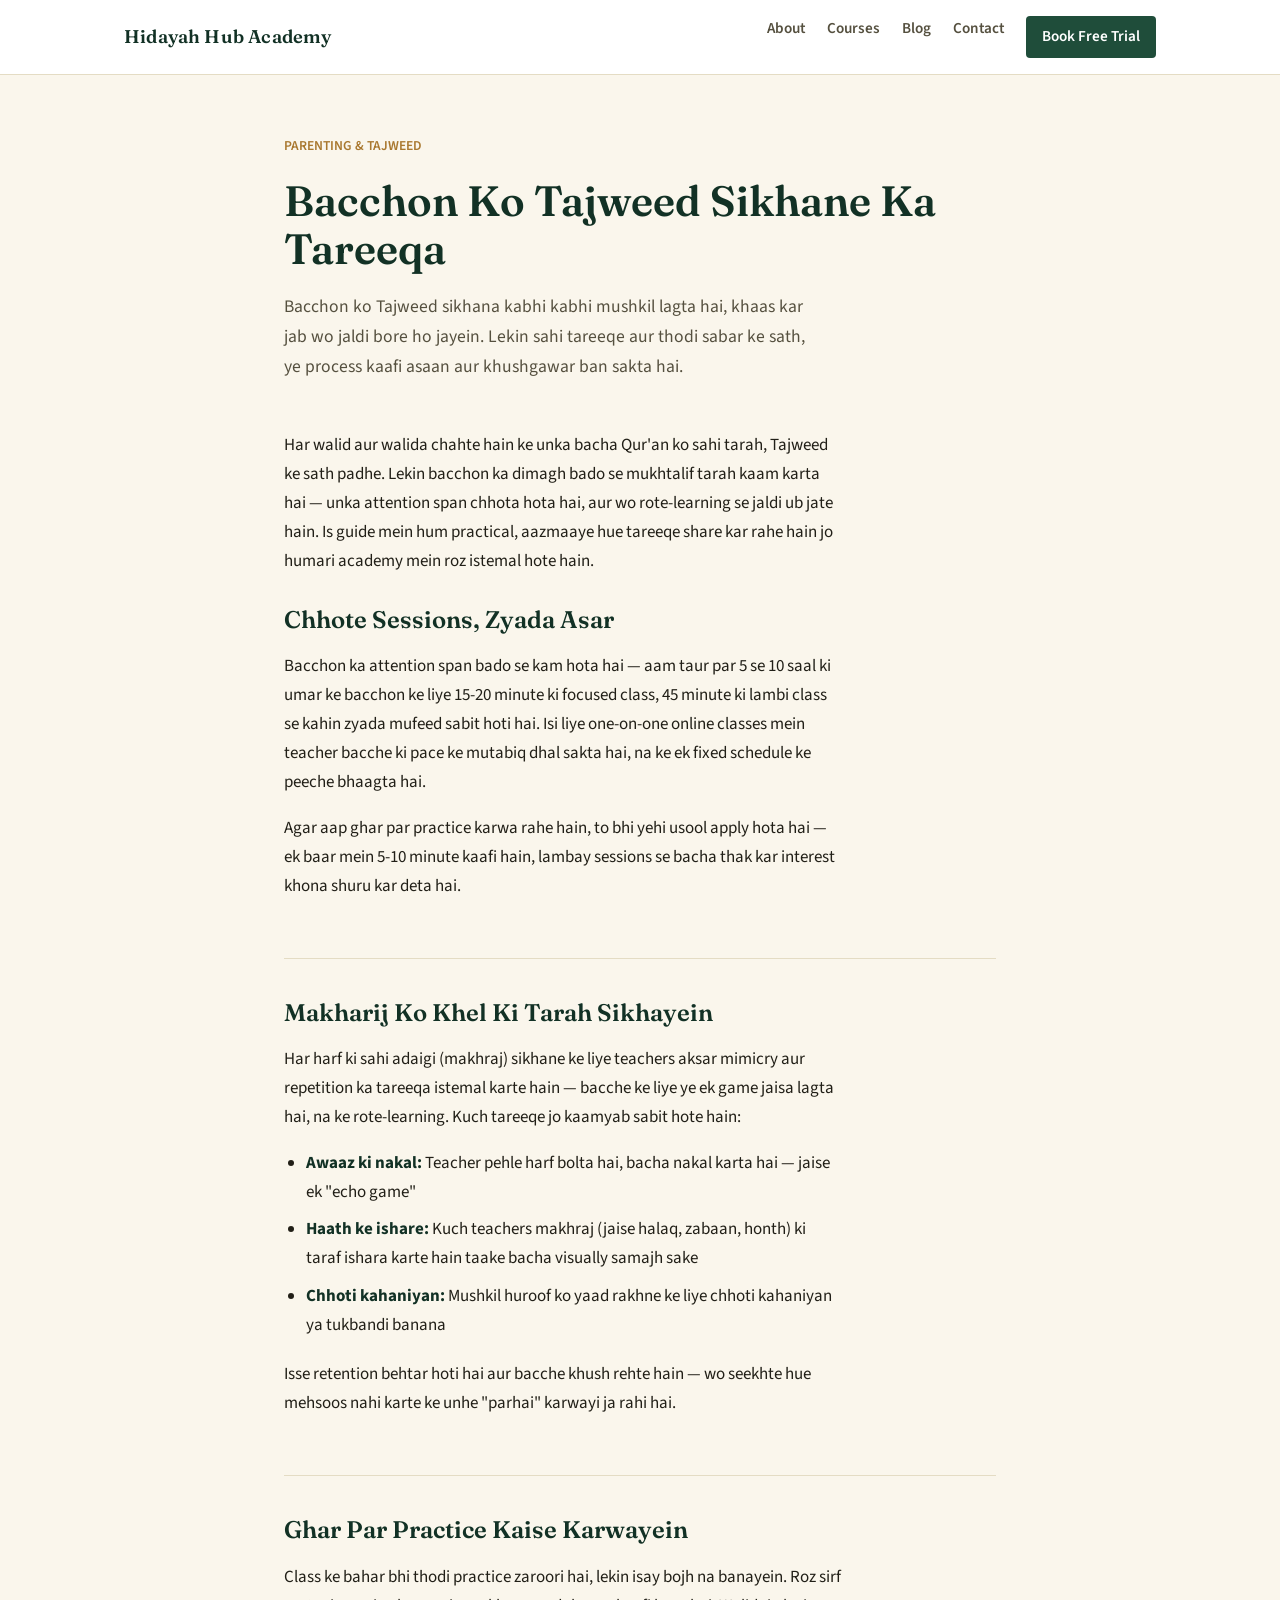
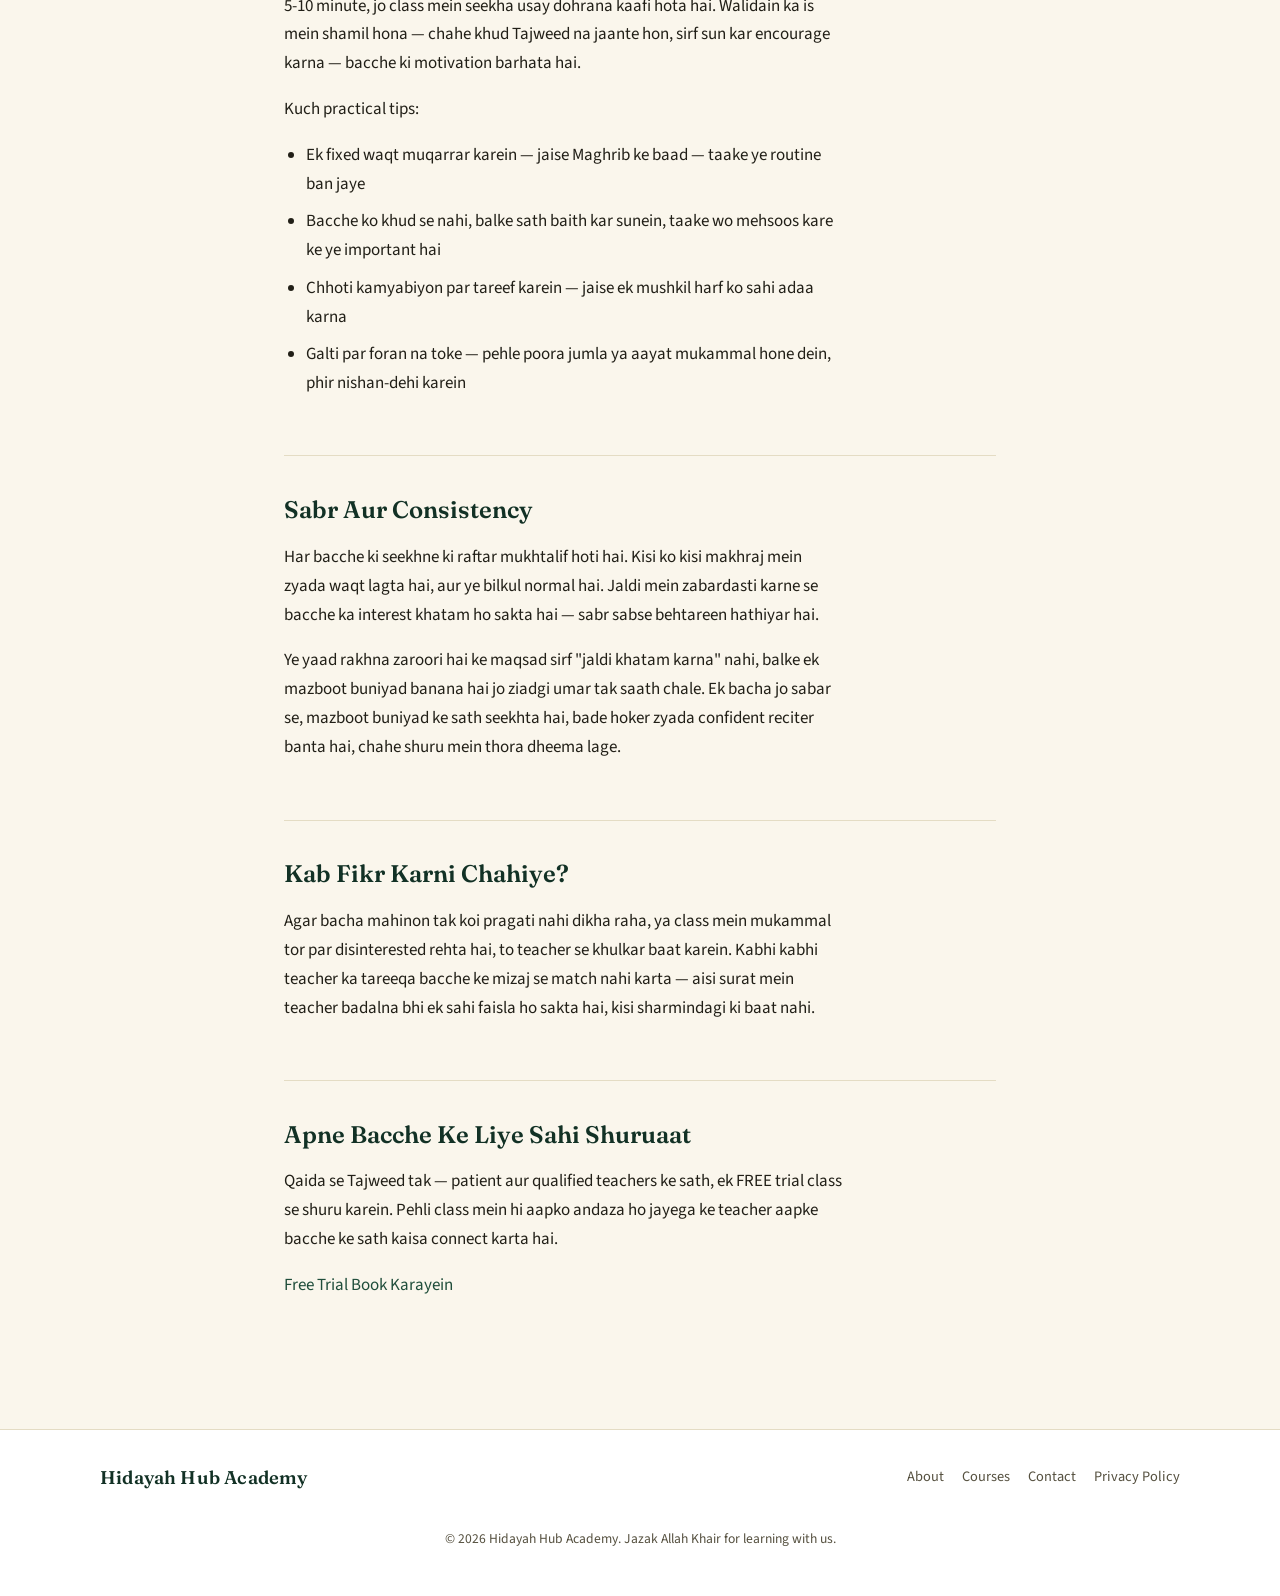
<file: blog/tajweed-bachon.html>
<!DOCTYPE html>
<html lang="ur-PK">
<head>
<meta charset="UTF-8">
<meta name="viewport" content="width=device-width, initial-scale=1">
<title>Bacchon Ko Tajweed Sikhane Ka Tareeqa — IA Hidayah Hub Academy</title>
<meta name="description" content="Chhote bacchon ke liye Tajweed asaan aur interesting banane ke practical tips, ghar par practice karwane ke tareeqon ke sath.">
<link rel="stylesheet" href="../hh-pages.css">
</head>
<body>

<header class="site-header">
  <div class="header-inner">
    <a class="brand" href="../index.html">Hidayah Hub Academy</a>
    <nav class="main-nav">
      <a href="../index.html#about">About</a>
      <a href="../index.html#courses">Courses</a>
      <a href="../index.html#blog">Blog</a>
      <a href="../contact.html">Contact</a>
      <a class="cta" href="../index.html#contact">Book Free Trial</a>
    </nav>
  </div>
</header>

<section class="page-hero">
  <span class="eyebrow">PARENTING & TAJWEED</span>
  <h1>Bacchon Ko Tajweed Sikhane Ka Tareeqa</h1>
  <p class="lede">Bacchon ko Tajweed sikhana kabhi kabhi mushkil lagta hai, khaas kar jab wo jaldi bore ho jayein. Lekin sahi tareeqe aur thodi sabar ke sath, ye process kaafi asaan aur khushgawar ban sakta hai.</p>
</section>

<main class="content">

  <p>Har walid aur walida chahte hain ke unka bacha Qur'an ko sahi tarah, Tajweed ke sath padhe. Lekin bacchon ka dimagh bado se mukhtalif tarah kaam karta hai — unka attention span chhota hota hai, aur wo rote-learning se jaldi ub jate hain. Is guide mein hum practical, aazmaaye hue tareeqe share kar rahe hain jo humari academy mein roz istemal hote hain.</p>

  <h2>Chhote Sessions, Zyada Asar</h2>
  <p>Bacchon ka attention span bado se kam hota hai — aam taur par 5 se 10 saal ki umar ke bacchon ke liye 15-20 minute ki focused class, 45 minute ki lambi class se kahin zyada mufeed sabit hoti hai. Isi liye one-on-one online classes mein teacher bacche ki pace ke mutabiq dhal sakta hai, na ke ek fixed schedule ke peeche bhaagta hai.</p>
  <p>Agar aap ghar par practice karwa rahe hain, to bhi yehi usool apply hota hai — ek baar mein 5-10 minute kaafi hain, lambay sessions se bacha thak kar interest khona shuru kar deta hai.</p>

  <h2>Makharij Ko Khel Ki Tarah Sikhayein</h2>
  <p>Har harf ki sahi adaigi (makhraj) sikhane ke liye teachers aksar mimicry aur repetition ka tareeqa istemal karte hain — bacche ke liye ye ek game jaisa lagta hai, na ke rote-learning. Kuch tareeqe jo kaamyab sabit hote hain:</p>
  <ul>
    <li><strong>Awaaz ki nakal:</strong> Teacher pehle harf bolta hai, bacha nakal karta hai — jaise ek "echo game"</li>
    <li><strong>Haath ke ishare:</strong> Kuch teachers makhraj (jaise halaq, zabaan, honth) ki taraf ishara karte hain taake bacha visually samajh sake</li>
    <li><strong>Chhoti kahaniyan:</strong> Mushkil huroof ko yaad rakhne ke liye chhoti kahaniyan ya tukbandi banana</li>
  </ul>
  <p>Isse retention behtar hoti hai aur bacche khush rehte hain — wo seekhte hue mehsoos nahi karte ke unhe "parhai" karwayi ja rahi hai.</p>

  <h2>Ghar Par Practice Kaise Karwayein</h2>
  <p>Class ke bahar bhi thodi practice zaroori hai, lekin isay bojh na banayein. Roz sirf 5-10 minute, jo class mein seekha usay dohrana kaafi hota hai. Walidain ka is mein shamil hona — chahe khud Tajweed na jaante hon, sirf sun kar encourage karna — bacche ki motivation barhata hai.</p>
  <p>Kuch practical tips:</p>
  <ul>
    <li>Ek fixed waqt muqarrar karein — jaise Maghrib ke baad — taake ye routine ban jaye</li>
    <li>Bacche ko khud se nahi, balke sath baith kar sunein, taake wo mehsoos kare ke ye important hai</li>
    <li>Chhoti kamyabiyon par tareef karein — jaise ek mushkil harf ko sahi adaa karna</li>
    <li>Galti par foran na toke — pehle poora jumla ya aayat mukammal hone dein, phir nishan-dehi karein</li>
  </ul>

  <h2>Sabr Aur Consistency</h2>
  <p>Har bacche ki seekhne ki raftar mukhtalif hoti hai. Kisi ko kisi makhraj mein zyada waqt lagta hai, aur ye bilkul normal hai. Jaldi mein zabardasti karne se bacche ka interest khatam ho sakta hai — sabr sabse behtareen hathiyar hai.</p>
  <p>Ye yaad rakhna zaroori hai ke maqsad sirf "jaldi khatam karna" nahi, balke ek mazboot buniyad banana hai jo ziadgi umar tak saath chale. Ek bacha jo sabar se, mazboot buniyad ke sath seekhta hai, bade hoker zyada confident reciter banta hai, chahe shuru mein thora dheema lage.</p>

  <h2>Kab Fikr Karni Chahiye?</h2>
  <p>Agar bacha mahinon tak koi pragati nahi dikha raha, ya class mein mukammal tor par disinterested rehta hai, to teacher se khulkar baat karein. Kabhi kabhi teacher ka tareeqa bacche ke mizaj se match nahi karta — aisi surat mein teacher badalna bhi ek sahi faisla ho sakta hai, kisi sharmindagi ki baat nahi.</p>

  <h2>Apne Bacche Ke Liye Sahi Shuruaat</h2>
  <p>Qaida se Tajweed tak — patient aur qualified teachers ke sath, ek FREE trial class se shuru karein. Pehli class mein hi aapko andaza ho jayega ke teacher aapke bacche ke sath kaisa connect karta hai.</p>

  <p><a href="../index.html#contact">Free Trial Book Karayein</a></p>

</main>

<footer class="site-footer">
  <div class="footer-inner">
    <span class="brand">Hidayah Hub Academy</span>
    <nav>
      <a href="../index.html#about">About</a>
      <a href="../index.html#courses">Courses</a>
      <a href="../contact.html">Contact</a>
      <a href="../privacy-policy.html">Privacy Policy</a>
    </nav>
    <p class="footer-note">© 2026 Hidayah Hub Academy. Jazak Allah Khair for learning with us.</p>
  </div>
</footer>

</body>
</html>
</file>
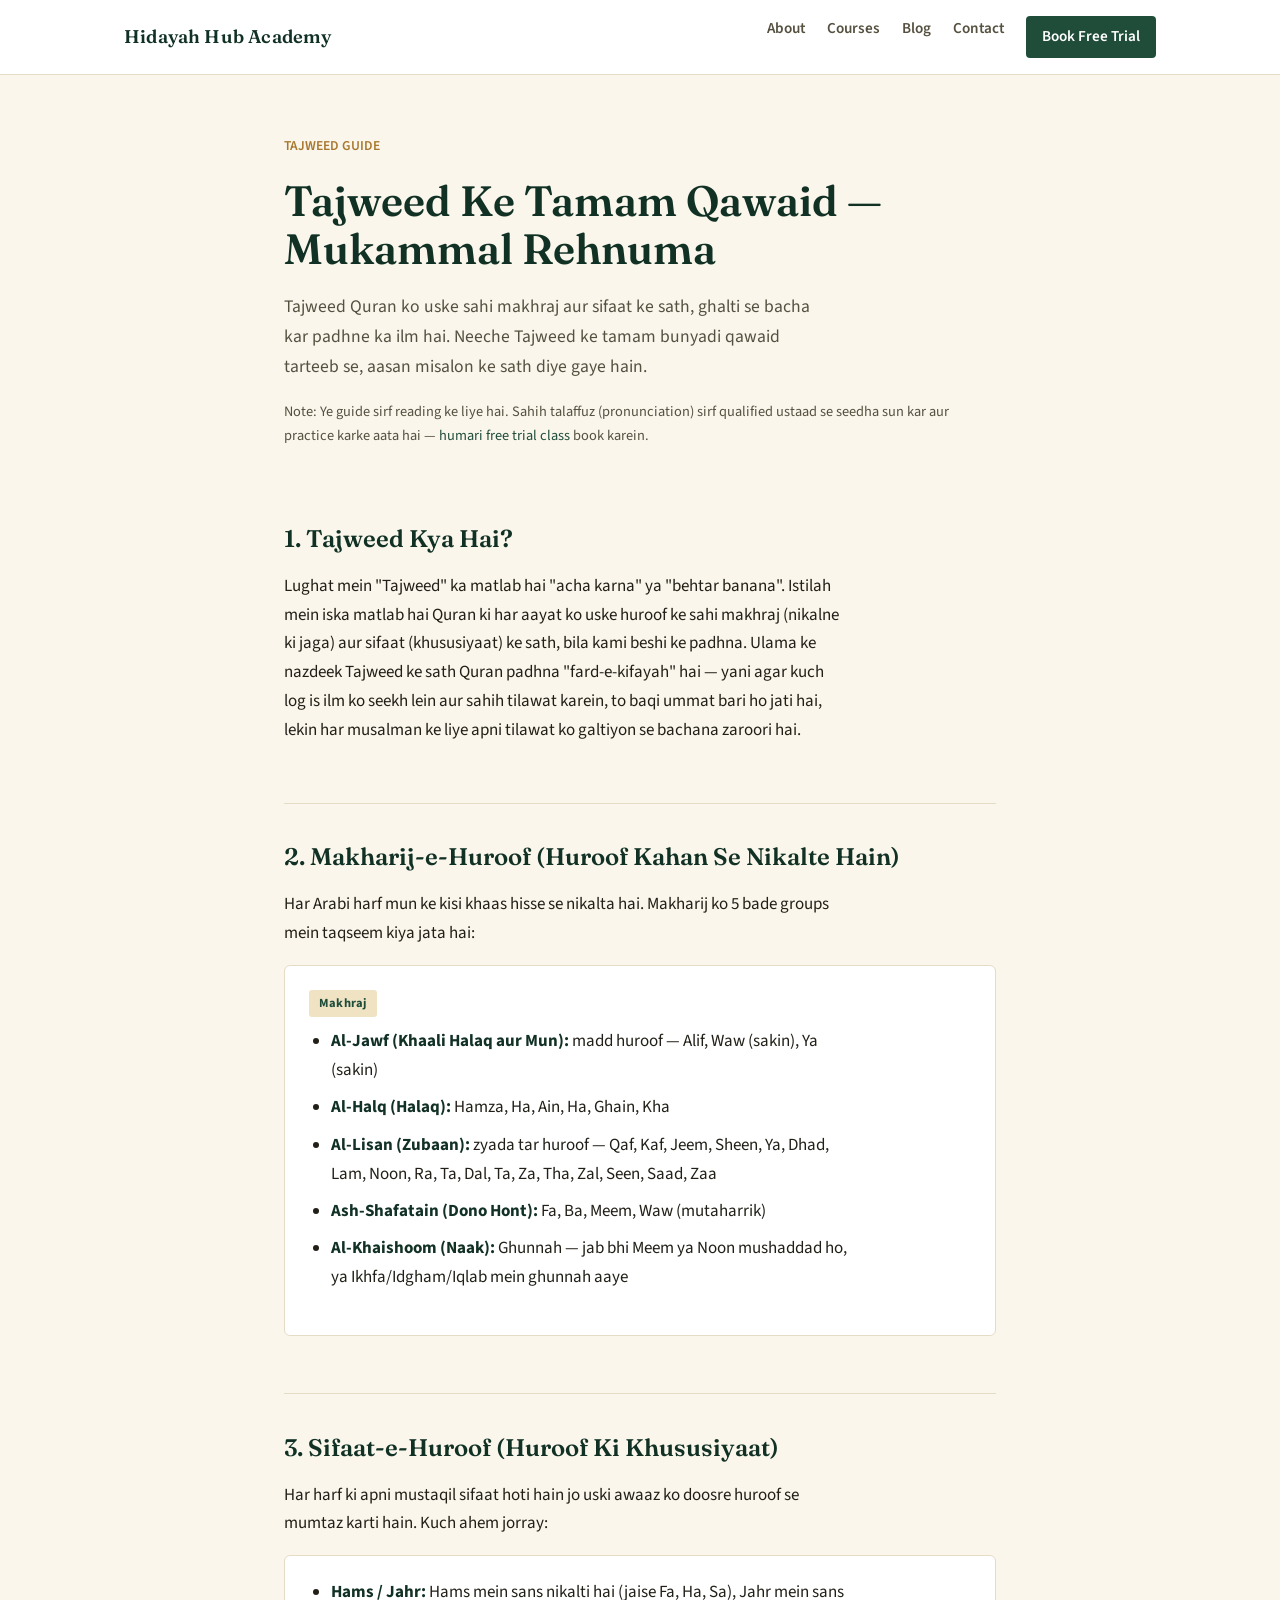
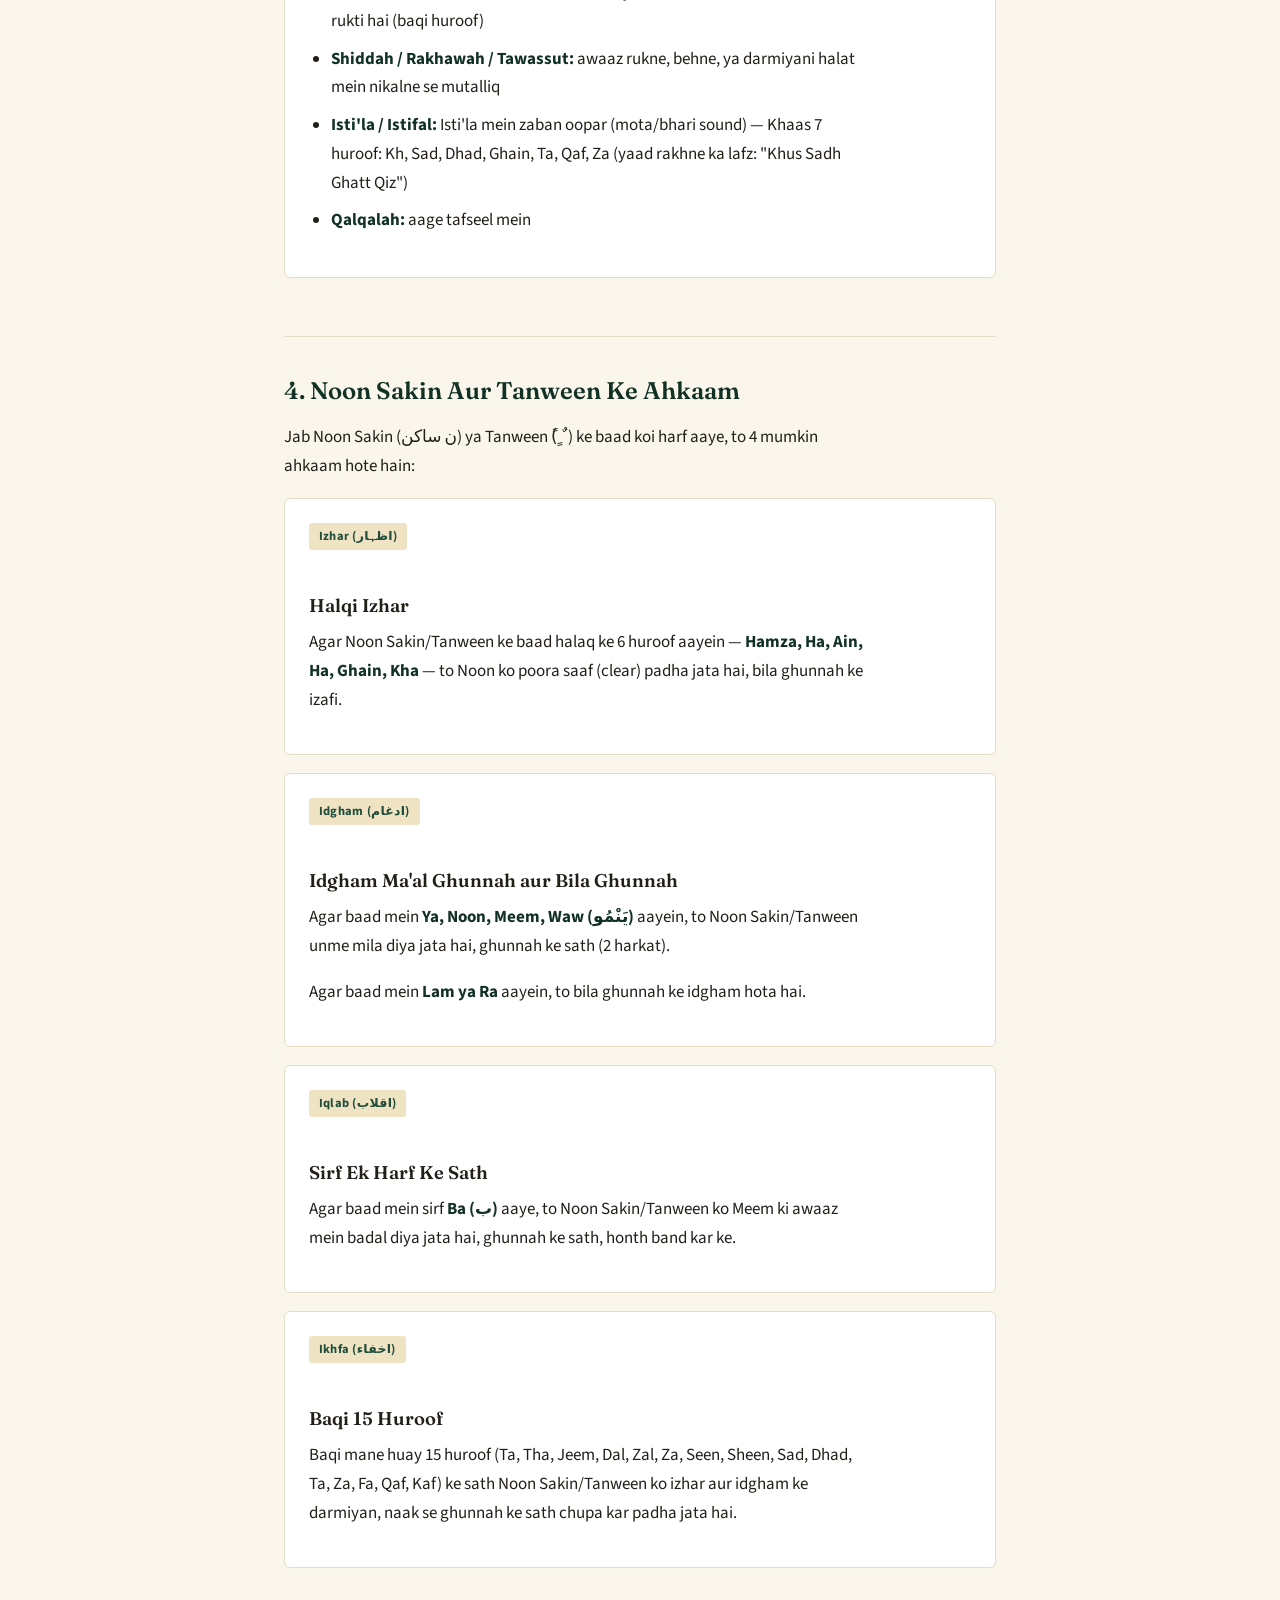
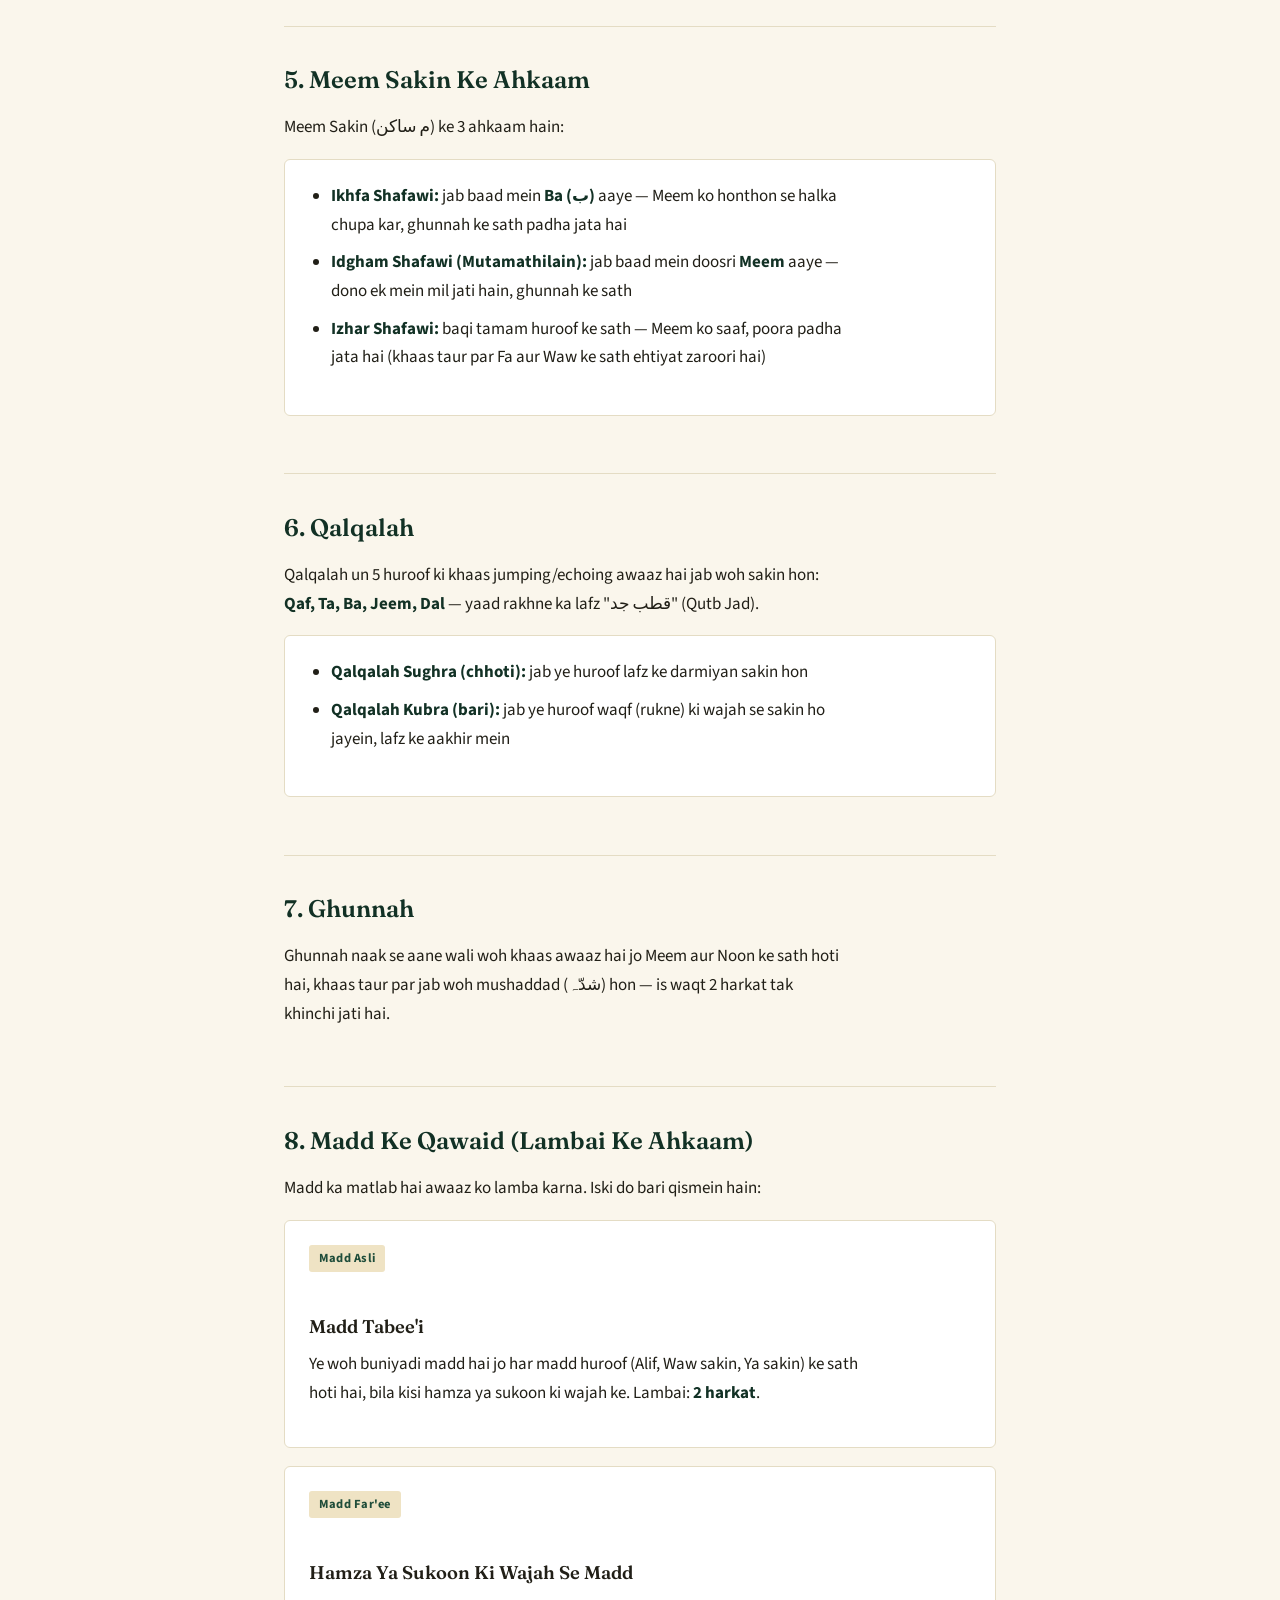
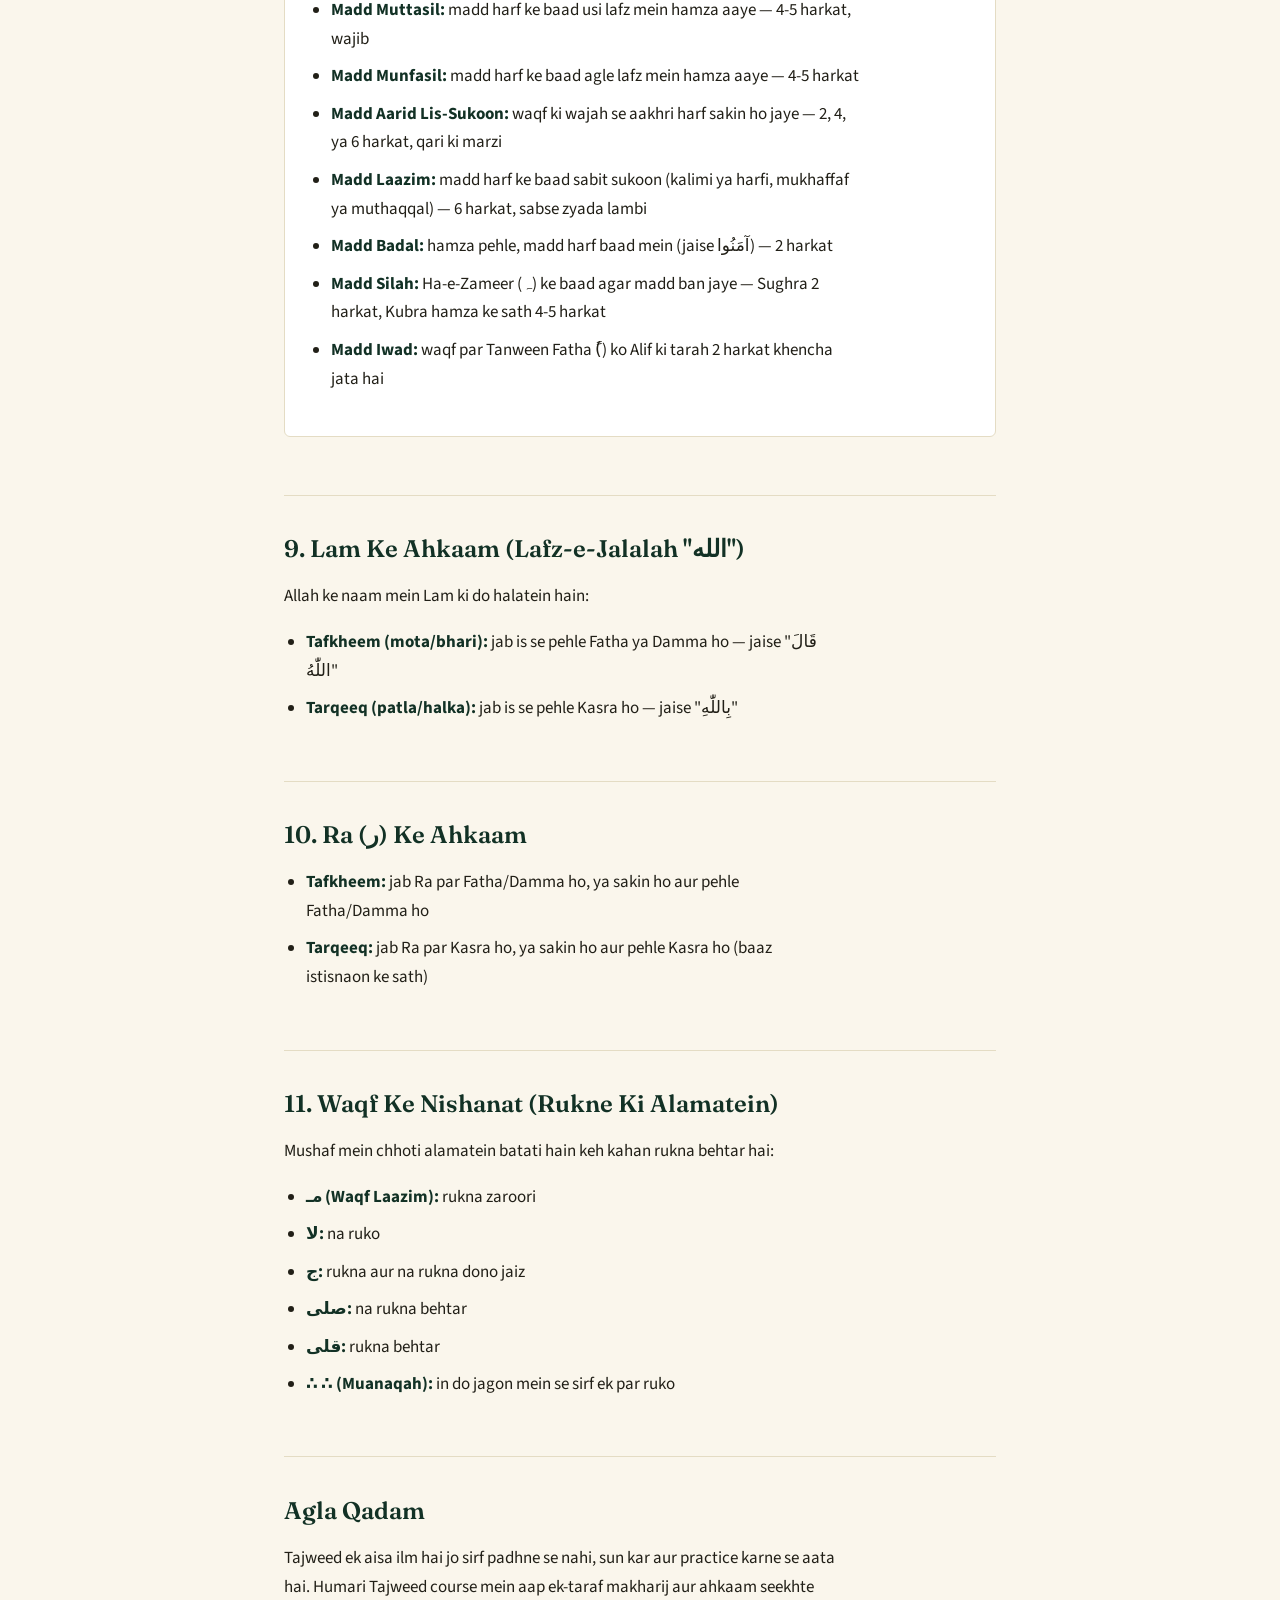
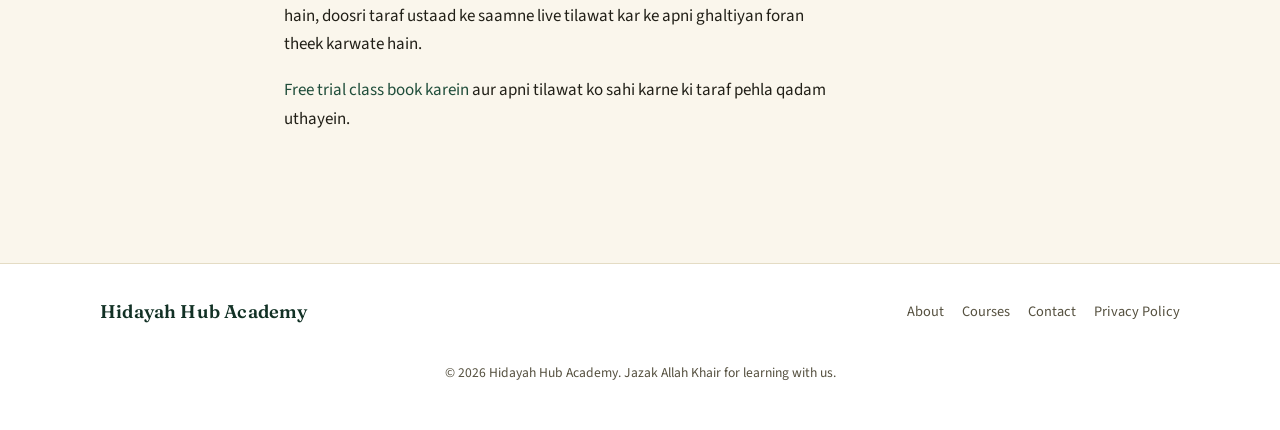
<file: blog/tajweed-ke-qawaid.html>
<!DOCTYPE html>
<html lang="ur-PK">
<head>
<meta charset="UTF-8">
<meta name="viewport" content="width=device-width, initial-scale=1">
<title>Tajweed Ke Tamam Qawaid — Mukammal Rehnuma | Hidayah Hub Academy</title>
<meta name="description" content="Tajweed ke tamam bunyadi qawaid ek jaga — Makharij, Noon Sakin/Tanween, Meem Sakin, Qalqalah, Madd, aur Waqf ke ahkaam, aasan Roman Urdu mein.">
<link rel="stylesheet" href="../hh-pages.css">
</head>
<body>

<header class="site-header">
  <div class="header-inner">
    <a class="brand" href="../index.html">Hidayah Hub Academy</a>
    <nav class="main-nav">
      <a href="../index.html#about">About</a>
      <a href="../index.html#courses">Courses</a>
      <a href="../index.html#blog">Blog</a>
      <a href="../contact.html">Contact</a>
      <a class="cta" href="../index.html#contact">Book Free Trial</a>
    </nav>
  </div>
</header>

<section class="page-hero">
  <span class="eyebrow">TAJWEED GUIDE</span>
  <h1>Tajweed Ke Tamam Qawaid — Mukammal Rehnuma</h1>
  <p class="lede">Tajweed Quran ko uske sahi makhraj aur sifaat ke sath, ghalti se bacha kar padhne ka ilm hai. Neeche Tajweed ke tamam bunyadi qawaid tarteeb se, aasan misalon ke sath diye gaye hain.</p>
  <p class="updated">Note: Ye guide sirf reading ke liye hai. Sahih talaffuz (pronunciation) sirf qualified ustaad se seedha sun kar aur practice karke aata hai — <a href="../index.html#contact">humari free trial class</a> book karein.</p>
</section>

<main class="content">

  <h2>1. Tajweed Kya Hai?</h2>
  <p>Lughat mein "Tajweed" ka matlab hai "acha karna" ya "behtar banana". Istilah mein iska matlab hai Quran ki har aayat ko uske huroof ke sahi makhraj (nikalne ki jaga) aur sifaat (khususiyaat) ke sath, bila kami beshi ke padhna. Ulama ke nazdeek Tajweed ke sath Quran padhna "fard-e-kifayah" hai — yani agar kuch log is ilm ko seekh lein aur sahih tilawat karein, to baqi ummat bari ho jati hai, lekin har musalman ke liye apni tilawat ko galtiyon se bachana zaroori hai.</p>

  <h2>2. Makharij-e-Huroof (Huroof Kahan Se Nikalte Hain)</h2>
  <p>Har Arabi harf mun ke kisi khaas hisse se nikalta hai. Makharij ko 5 bade groups mein taqseem kiya jata hai:</p>
  <div class="rule-card">
    <span class="rule-tag">Makhraj</span>
    <ul>
      <li><strong>Al-Jawf (Khaali Halaq aur Mun):</strong> madd huroof — Alif, Waw (sakin), Ya (sakin)</li>
      <li><strong>Al-Halq (Halaq):</strong> Hamza, Ha, Ain, Ha, Ghain, Kha</li>
      <li><strong>Al-Lisan (Zubaan):</strong> zyada tar huroof — Qaf, Kaf, Jeem, Sheen, Ya, Dhad, Lam, Noon, Ra, Ta, Dal, Ta, Za, Tha, Zal, Seen, Saad, Zaa</li>
      <li><strong>Ash-Shafatain (Dono Hont):</strong> Fa, Ba, Meem, Waw (mutaharrik)</li>
      <li><strong>Al-Khaishoom (Naak):</strong> Ghunnah — jab bhi Meem ya Noon mushaddad ho, ya Ikhfa/Idgham/Iqlab mein ghunnah aaye</li>
    </ul>
  </div>

  <h2>3. Sifaat-e-Huroof (Huroof Ki Khususiyaat)</h2>
  <p>Har harf ki apni mustaqil sifaat hoti hain jo uski awaaz ko doosre huroof se mumtaz karti hain. Kuch ahem jorray:</p>
  <div class="rule-card">
    <ul>
      <li><strong>Hams / Jahr:</strong> Hams mein sans nikalti hai (jaise Fa, Ha, Sa), Jahr mein sans rukti hai (baqi huroof)</li>
      <li><strong>Shiddah / Rakhawah / Tawassut:</strong> awaaz rukne, behne, ya darmiyani halat mein nikalne se mutalliq</li>
      <li><strong>Isti'la / Istifal:</strong> Isti'la mein zaban oopar (mota/bhari sound) — Khaas 7 huroof: Kh, Sad, Dhad, Ghain, Ta, Qaf, Za (yaad rakhne ka lafz: "Khus Sadh Ghatt Qiz")</li>
      <li><strong>Qalqalah:</strong> aage tafseel mein</li>
    </ul>
  </div>

  <h2>4. Noon Sakin Aur Tanween Ke Ahkaam</h2>
  <p>Jab Noon Sakin (ن ساکن) ya Tanween (ً ٍ ٌ) ke baad koi harf aaye, to 4 mumkin ahkaam hote hain:</p>

  <div class="rule-card">
    <span class="rule-tag">Izhar (اظہار)</span>
    <h3>Halqi Izhar</h3>
    <p>Agar Noon Sakin/Tanween ke baad halaq ke 6 huroof aayein — <strong>Hamza, Ha, Ain, Ha, Ghain, Kha</strong> — to Noon ko poora saaf (clear) padha jata hai, bila ghunnah ke izafi.</p>
  </div>

  <div class="rule-card">
    <span class="rule-tag">Idgham (ادغام)</span>
    <h3>Idgham Ma'al Ghunnah aur Bila Ghunnah</h3>
    <p>Agar baad mein <strong>Ya, Noon, Meem, Waw (یَنْمُو)</strong> aayein, to Noon Sakin/Tanween unme mila diya jata hai, ghunnah ke sath (2 harkat).</p>
    <p>Agar baad mein <strong>Lam ya Ra</strong> aayein, to bila ghunnah ke idgham hota hai.</p>
  </div>

  <div class="rule-card">
    <span class="rule-tag">Iqlab (اقلاب)</span>
    <h3>Sirf Ek Harf Ke Sath</h3>
    <p>Agar baad mein sirf <strong>Ba (ب)</strong> aaye, to Noon Sakin/Tanween ko Meem ki awaaz mein badal diya jata hai, ghunnah ke sath, honth band kar ke.</p>
  </div>

  <div class="rule-card">
    <span class="rule-tag">Ikhfa (اخفاء)</span>
    <h3>Baqi 15 Huroof</h3>
    <p>Baqi mane huay 15 huroof (Ta, Tha, Jeem, Dal, Zal, Za, Seen, Sheen, Sad, Dhad, Ta, Za, Fa, Qaf, Kaf) ke sath Noon Sakin/Tanween ko izhar aur idgham ke darmiyan, naak se ghunnah ke sath chupa kar padha jata hai.</p>
  </div>

  <h2>5. Meem Sakin Ke Ahkaam</h2>
  <p>Meem Sakin (م ساکن) ke 3 ahkaam hain:</p>
  <div class="rule-card">
    <ul>
      <li><strong>Ikhfa Shafawi:</strong> jab baad mein <strong>Ba (ب)</strong> aaye — Meem ko honthon se halka chupa kar, ghunnah ke sath padha jata hai</li>
      <li><strong>Idgham Shafawi (Mutamathilain):</strong> jab baad mein doosri <strong>Meem</strong> aaye — dono ek mein mil jati hain, ghunnah ke sath</li>
      <li><strong>Izhar Shafawi:</strong> baqi tamam huroof ke sath — Meem ko saaf, poora padha jata hai (khaas taur par Fa aur Waw ke sath ehtiyat zaroori hai)</li>
    </ul>
  </div>

  <h2>6. Qalqalah</h2>
  <p>Qalqalah un 5 huroof ki khaas jumping/echoing awaaz hai jab woh sakin hon: <strong>Qaf, Ta, Ba, Jeem, Dal</strong> — yaad rakhne ka lafz "قطب جد" (Qutb Jad).</p>
  <div class="rule-card">
    <ul>
      <li><strong>Qalqalah Sughra (chhoti):</strong> jab ye huroof lafz ke darmiyan sakin hon</li>
      <li><strong>Qalqalah Kubra (bari):</strong> jab ye huroof waqf (rukne) ki wajah se sakin ho jayein, lafz ke aakhir mein</li>
    </ul>
  </div>

  <h2>7. Ghunnah</h2>
  <p>Ghunnah naak se aane wali woh khaas awaaz hai jo Meem aur Noon ke sath hoti hai, khaas taur par jab woh mushaddad (شدّہ) hon — is waqt 2 harkat tak khinchi jati hai.</p>

  <h2>8. Madd Ke Qawaid (Lambai Ke Ahkaam)</h2>
  <p>Madd ka matlab hai awaaz ko lamba karna. Iski do bari qismein hain:</p>

  <div class="rule-card">
    <span class="rule-tag">Madd Asli</span>
    <h3>Madd Tabee'i</h3>
    <p>Ye woh buniyadi madd hai jo har madd huroof (Alif, Waw sakin, Ya sakin) ke sath hoti hai, bila kisi hamza ya sukoon ki wajah ke. Lambai: <strong>2 harkat</strong>.</p>
  </div>

  <div class="rule-card">
    <span class="rule-tag">Madd Far'ee</span>
    <h3>Hamza Ya Sukoon Ki Wajah Se Madd</h3>
    <ul>
      <li><strong>Madd Muttasil:</strong> madd harf ke baad usi lafz mein hamza aaye — 4-5 harkat, wajib</li>
      <li><strong>Madd Munfasil:</strong> madd harf ke baad agle lafz mein hamza aaye — 4-5 harkat</li>
      <li><strong>Madd Aarid Lis-Sukoon:</strong> waqf ki wajah se aakhri harf sakin ho jaye — 2, 4, ya 6 harkat, qari ki marzi</li>
      <li><strong>Madd Laazim:</strong> madd harf ke baad sabit sukoon (kalimi ya harfi, mukhaffaf ya muthaqqal) — 6 harkat, sabse zyada lambi</li>
      <li><strong>Madd Badal:</strong> hamza pehle, madd harf baad mein (jaise آمَنُوا) — 2 harkat</li>
      <li><strong>Madd Silah:</strong> Ha-e-Zameer (ہ) ke baad agar madd ban jaye — Sughra 2 harkat, Kubra hamza ke sath 4-5 harkat</li>
      <li><strong>Madd Iwad:</strong> waqf par Tanween Fatha (ً) ko Alif ki tarah 2 harkat khencha jata hai</li>
    </ul>
  </div>

  <h2>9. Lam Ke Ahkaam (Lafz-e-Jalalah "الله")</h2>
  <p>Allah ke naam mein Lam ki do halatein hain:</p>
  <ul>
    <li><strong>Tafkheem (mota/bhari):</strong> jab is se pehle Fatha ya Damma ho — jaise "قَالَ اللّٰهُ"</li>
    <li><strong>Tarqeeq (patla/halka):</strong> jab is se pehle Kasra ho — jaise "بِاللّٰهِ"</li>
  </ul>

  <h2>10. Ra (ر) Ke Ahkaam</h2>
  <ul>
    <li><strong>Tafkheem:</strong> jab Ra par Fatha/Damma ho, ya sakin ho aur pehle Fatha/Damma ho</li>
    <li><strong>Tarqeeq:</strong> jab Ra par Kasra ho, ya sakin ho aur pehle Kasra ho (baaz istisnaon ke sath)</li>
  </ul>

  <h2>11. Waqf Ke Nishanat (Rukne Ki Alamatein)</h2>
  <p>Mushaf mein chhoti alamatein batati hain keh kahan rukna behtar hai:</p>
  <ul>
    <li><strong>مـ (Waqf Laazim):</strong> rukna zaroori</li>
    <li><strong>لا:</strong> na ruko</li>
    <li><strong>ج:</strong> rukna aur na rukna dono jaiz</li>
    <li><strong>صلى:</strong> na rukna behtar</li>
    <li><strong>قلى:</strong> rukna behtar</li>
    <li><strong>∴ ∴ (Muanaqah):</strong> in do jagon mein se sirf ek par ruko</li>
  </ul>

  <h2>Agla Qadam</h2>
  <p>Tajweed ek aisa ilm hai jo sirf padhne se nahi, sun kar aur practice karne se aata hai. Humari Tajweed course mein aap ek-taraf makharij aur ahkaam seekhte hain, doosri taraf ustaad ke saamne live tilawat kar ke apni ghaltiyan foran theek karwate hain.</p>
  <p><a href="../index.html#contact">Free trial class book karein</a> aur apni tilawat ko sahi karne ki taraf pehla qadam uthayein.</p>

</main>

<footer class="site-footer">
  <div class="footer-inner">
    <span class="brand">Hidayah Hub Academy</span>
    <nav>
      <a href="../index.html#about">About</a>
      <a href="../index.html#courses">Courses</a>
      <a href="../contact.html">Contact</a>
      <a href="../privacy-policy.html">Privacy Policy</a>
    </nav>
    <p class="footer-note">© 2026 Hidayah Hub Academy. Jazak Allah Khair for learning with us.</p>
  </div>
</footer>

</body>
</html>
</file>
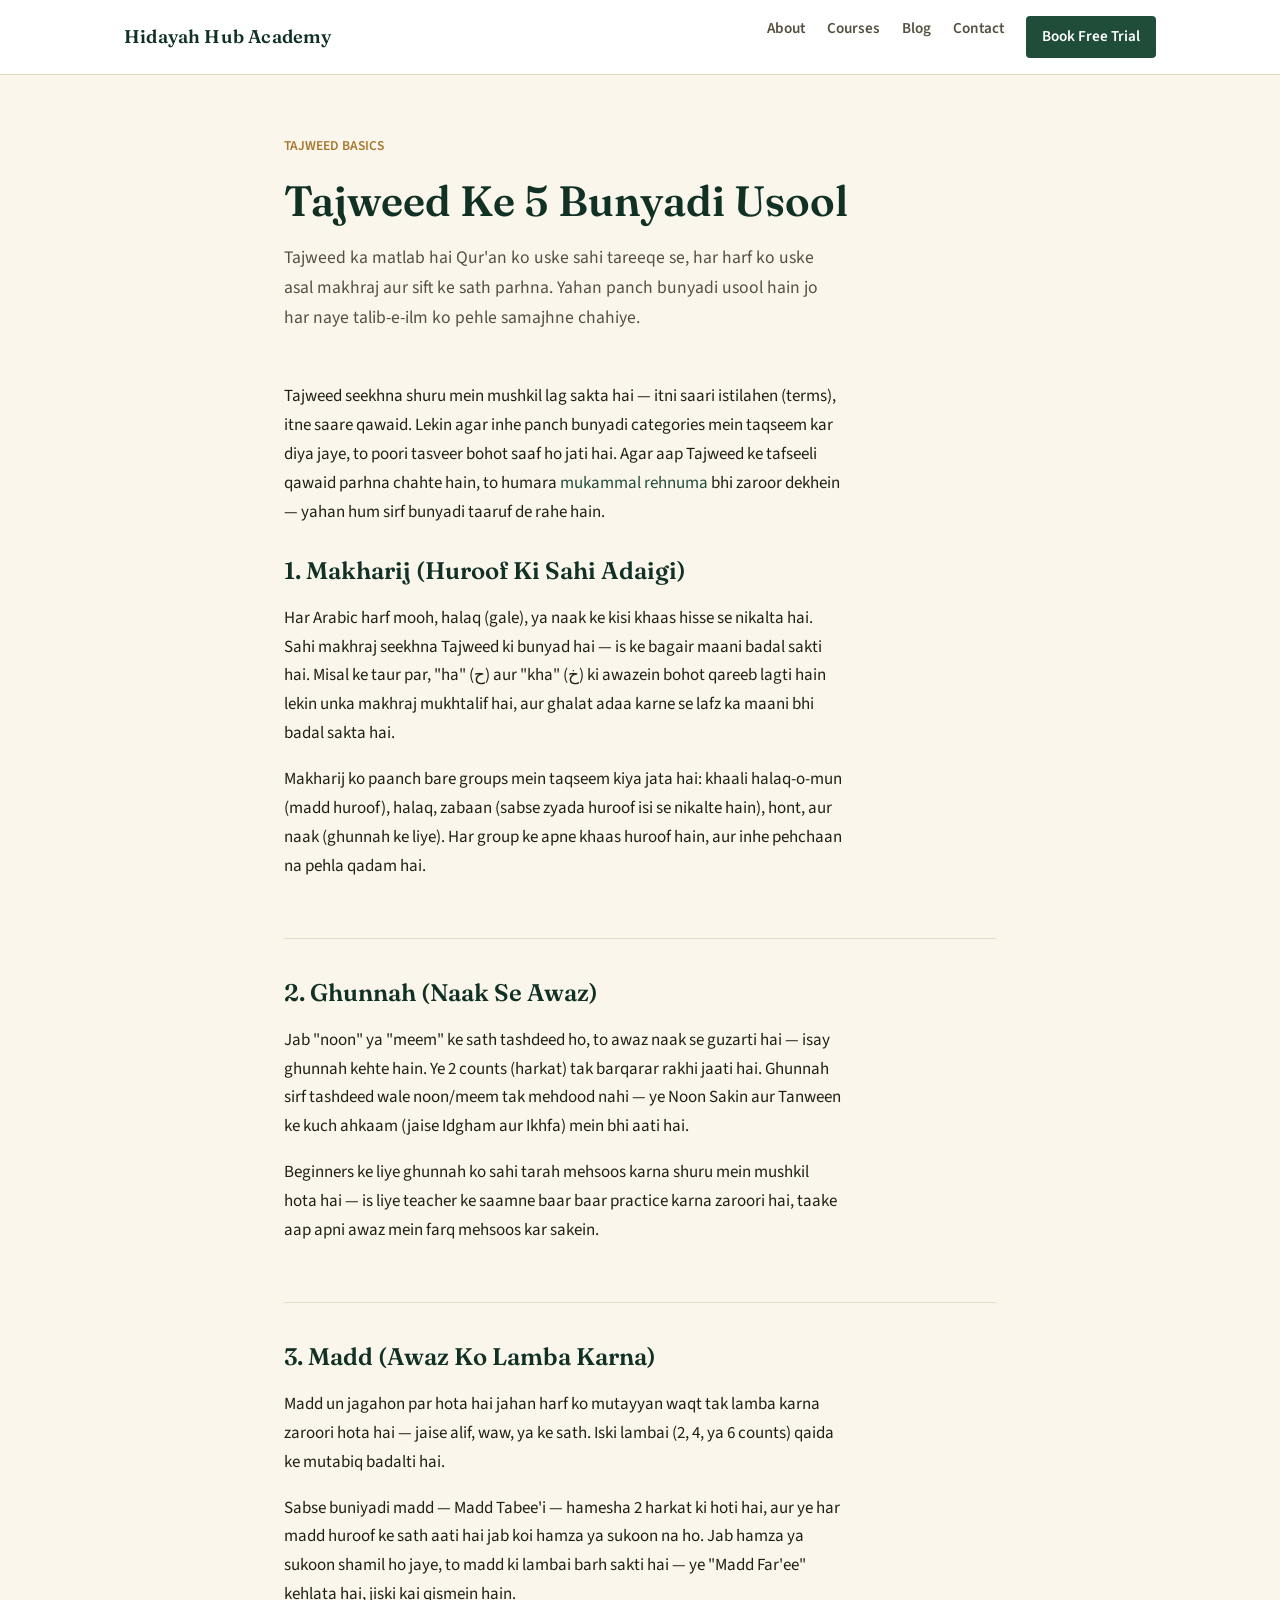
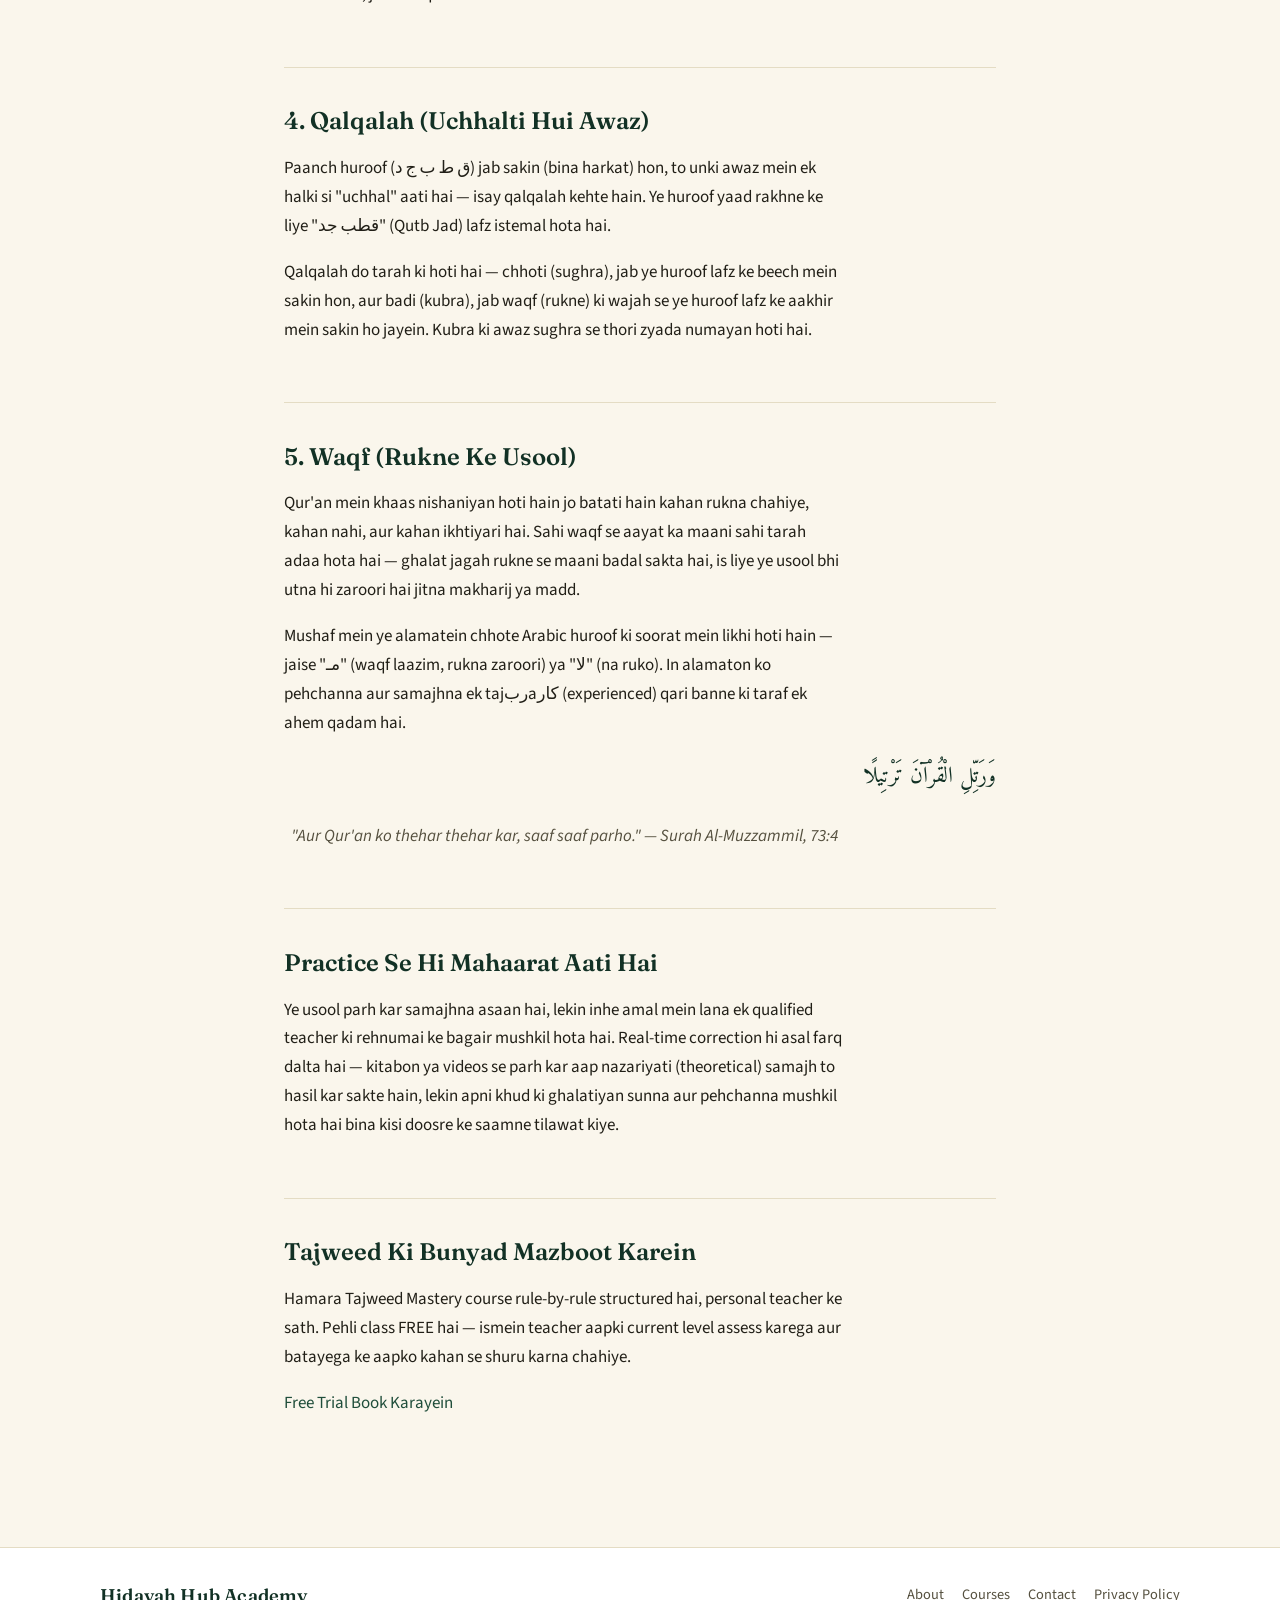
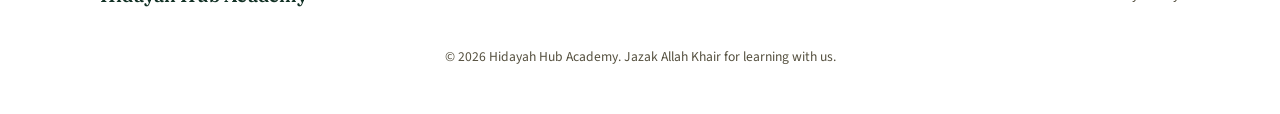
<file: blog/tajweed-usool.html>
<!DOCTYPE html>
<html lang="ur-PK">
<head>
<meta charset="UTF-8">
<meta name="viewport" content="width=device-width, initial-scale=1">
<title>Tajweed Ke 5 Bunyadi Usool — IA Hidayah Hub Academy</title>
<meta name="description" content="Makharij, ghunnah, madd, qalqalah aur waqf — har naye talib-e-ilm ke liye asaan zubaan mein bunyadi Tajweed ka taaruf, misalon ke sath.">
<link rel="stylesheet" href="../hh-pages.css">
</head>
<body>

<header class="site-header">
  <div class="header-inner">
    <a class="brand" href="../index.html">Hidayah Hub Academy</a>
    <nav class="main-nav">
      <a href="../index.html#about">About</a>
      <a href="../index.html#courses">Courses</a>
      <a href="../index.html#blog">Blog</a>
      <a href="../contact.html">Contact</a>
      <a class="cta" href="../index.html#contact">Book Free Trial</a>
    </nav>
  </div>
</header>

<section class="page-hero">
  <span class="eyebrow">TAJWEED BASICS</span>
  <h1>Tajweed Ke 5 Bunyadi Usool</h1>
  <p class="lede">Tajweed ka matlab hai Qur'an ko uske sahi tareeqe se, har harf ko uske asal makhraj aur sift ke sath parhna. Yahan panch bunyadi usool hain jo har naye talib-e-ilm ko pehle samajhne chahiye.</p>
</section>

<main class="content">

  <p>Tajweed seekhna shuru mein mushkil lag sakta hai — itni saari istilahen (terms), itne saare qawaid. Lekin agar inhe panch bunyadi categories mein taqseem kar diya jaye, to poori tasveer bohot saaf ho jati hai. Agar aap Tajweed ke tafseeli qawaid parhna chahte hain, to humara <a href="tajweed-ke-qawaid.html">mukammal rehnuma</a> bhi zaroor dekhein — yahan hum sirf bunyadi taaruf de rahe hain.</p>

  <h2>1. Makharij (Huroof Ki Sahi Adaigi)</h2>
  <p>Har Arabic harf mooh, halaq (gale), ya naak ke kisi khaas hisse se nikalta hai. Sahi makhraj seekhna Tajweed ki bunyad hai — is ke bagair maani badal sakti hai. Misal ke taur par, "ha" (ح) aur "kha" (خ) ki awazein bohot qareeb lagti hain lekin unka makhraj mukhtalif hai, aur ghalat adaa karne se lafz ka maani bhi badal sakta hai.</p>
  <p>Makharij ko paanch bare groups mein taqseem kiya jata hai: khaali halaq-o-mun (madd huroof), halaq, zabaan (sabse zyada huroof isi se nikalte hain), hont, aur naak (ghunnah ke liye). Har group ke apne khaas huroof hain, aur inhe pehchaan na pehla qadam hai.</p>

  <h2>2. Ghunnah (Naak Se Awaz)</h2>
  <p>Jab "noon" ya "meem" ke sath tashdeed ho, to awaz naak se guzarti hai — isay ghunnah kehte hain. Ye 2 counts (harkat) tak barqarar rakhi jaati hai. Ghunnah sirf tashdeed wale noon/meem tak mehdood nahi — ye Noon Sakin aur Tanween ke kuch ahkaam (jaise Idgham aur Ikhfa) mein bhi aati hai.</p>
  <p>Beginners ke liye ghunnah ko sahi tarah mehsoos karna shuru mein mushkil hota hai — is liye teacher ke saamne baar baar practice karna zaroori hai, taake aap apni awaz mein farq mehsoos kar sakein.</p>

  <h2>3. Madd (Awaz Ko Lamba Karna)</h2>
  <p>Madd un jagahon par hota hai jahan harf ko mutayyan waqt tak lamba karna zaroori hota hai — jaise alif, waw, ya ke sath. Iski lambai (2, 4, ya 6 counts) qaida ke mutabiq badalti hai.</p>
  <p>Sabse buniyadi madd — Madd Tabee'i — hamesha 2 harkat ki hoti hai, aur ye har madd huroof ke sath aati hai jab koi hamza ya sukoon na ho. Jab hamza ya sukoon shamil ho jaye, to madd ki lambai barh sakti hai — ye "Madd Far'ee" kehlata hai, jiski kai qismein hain.</p>

  <h2>4. Qalqalah (Uchhalti Hui Awaz)</h2>
  <p>Paanch huroof (ق ط ب ج د) jab sakin (bina harkat) hon, to unki awaz mein ek halki si "uchhal" aati hai — isay qalqalah kehte hain. Ye huroof yaad rakhne ke liye "قطب جد" (Qutb Jad) lafz istemal hota hai.</p>
  <p>Qalqalah do tarah ki hoti hai — chhoti (sughra), jab ye huroof lafz ke beech mein sakin hon, aur badi (kubra), jab waqf (rukne) ki wajah se ye huroof lafz ke aakhir mein sakin ho jayein. Kubra ki awaz sughra se thori zyada numayan hoti hai.</p>

  <h2>5. Waqf (Rukne Ke Usool)</h2>
  <p>Qur'an mein khaas nishaniyan hoti hain jo batati hain kahan rukna chahiye, kahan nahi, aur kahan ikhtiyari hai. Sahi waqf se aayat ka maani sahi tarah adaa hota hai — ghalat jagah rukne se maani badal sakta hai, is liye ye usool bhi utna hi zaroori hai jitna makharij ya madd.</p>
  <p>Mushaf mein ye alamatein chhote Arabic huroof ki soorat mein likhi hoti hain — jaise "مـ" (waqf laazim, rukna zaroori) ya "لا" (na ruko). In alamaton ko pehchanna aur samajhna ek tajربaکار (experienced) qari banne ki taraf ek ahem qadam hai.</p>

  <p class="arabic">وَرَتِّلِ الْقُرْآنَ تَرْتِيلًا</p>
  <p style="text-align:center; color:var(--ink-soft); font-style:italic;">"Aur Qur'an ko thehar thehar kar, saaf saaf parho." — Surah Al-Muzzammil, 73:4</p>

  <h2>Practice Se Hi Mahaarat Aati Hai</h2>
  <p>Ye usool parh kar samajhna asaan hai, lekin inhe amal mein lana ek qualified teacher ki rehnumai ke bagair mushkil hota hai. Real-time correction hi asal farq dalta hai — kitabon ya videos se parh kar aap nazariyati (theoretical) samajh to hasil kar sakte hain, lekin apni khud ki ghalatiyan sunna aur pehchanna mushkil hota hai bina kisi doosre ke saamne tilawat kiye.</p>

  <h2>Tajweed Ki Bunyad Mazboot Karein</h2>
  <p>Hamara Tajweed Mastery course rule-by-rule structured hai, personal teacher ke sath. Pehli class FREE hai — ismein teacher aapki current level assess karega aur batayega ke aapko kahan se shuru karna chahiye.</p>

  <p><a href="../index.html#contact">Free Trial Book Karayein</a></p>

</main>

<footer class="site-footer">
  <div class="footer-inner">
    <span class="brand">Hidayah Hub Academy</span>
    <nav>
      <a href="../index.html#about">About</a>
      <a href="../index.html#courses">Courses</a>
      <a href="../contact.html">Contact</a>
      <a href="../privacy-policy.html">Privacy Policy</a>
    </nav>
    <p class="footer-note">© 2026 Hidayah Hub Academy. Jazak Allah Khair for learning with us.</p>
  </div>
</footer>

</body>
</html>
</file>
<file: hh-pages.css>
/* Hidayah Hub Academy — shared styles for Privacy Policy, Contact, Tajweed & Hifz pages */

@import url('https://fonts.googleapis.com/css2?family=Fraunces:opsz,wght@9..144,400;9..144,500;9..144,600;9..144,700&family=Source+Sans+3:wght@400;500;600;700&family=Amiri:wght@400;700&display=swap');

:root{
  --bg: #FAF6EC;
  --surface: #FFFFFF;
  --ink: #211F17;
  --ink-soft: #55503F;
  --primary: #1F4D3A;
  --primary-dark: #123125;
  --gold: #A9782F;
  --gold-soft: #EFE3C4;
  --border: #E4DCC4;
  --max: 760px;
}

*{box-sizing:border-box;}
html{scroll-behavior:smooth;}
body{
  margin:0;
  background:var(--bg);
  color:var(--ink);
  font-family:'Source Sans 3', system-ui, sans-serif;
  font-size:17px;
  line-height:1.7;
}

a{color:var(--primary); text-decoration:none;}
a:hover{text-decoration:underline;}
a:focus-visible, button:focus-visible{outline:2px solid var(--gold); outline-offset:2px;}

img{max-width:100%; display:block;}

/* ---- Header ---- */
header.site-header{
  border-bottom:1px solid var(--border);
  background:var(--surface);
  position:sticky; top:0; z-index:20;
}
.header-inner{
  max-width:1080px; margin:0 auto; padding:16px 24px;
  display:flex; align-items:center; justify-content:space-between; gap:24px;
  flex-wrap:wrap;
}
.brand{
  font-family:'Fraunces', serif; font-weight:600; font-size:1.15rem;
  color:var(--primary-dark); letter-spacing:.01em;
}
nav.main-nav{display:flex; gap:22px; flex-wrap:wrap;}
nav.main-nav a{
  color:var(--ink-soft); font-size:.95rem; font-weight:600;
}
nav.main-nav a:hover{color:var(--primary); text-decoration:none;}
nav.main-nav a.cta{
  background:var(--primary); color:#fff; padding:8px 16px; border-radius:4px;
}
nav.main-nav a.cta:hover{background:var(--primary-dark);}

/* ---- Page hero ---- */
.page-hero{
  max-width:var(--max); margin:0 auto; padding:56px 24px 24px;
}
.eyebrow{
  color:var(--gold); font-weight:600; font-size:.85rem;
}
.page-hero h1{
  font-family:'Fraunces', serif; font-weight:600;
  font-size:clamp(2rem, 4vw, 2.65rem);
  line-height:1.15; color:var(--primary-dark); margin:.4em 0 .3em;
}
.page-hero .lede{
  color:var(--ink-soft); font-size:1.1rem; max-width:60ch;
}
.updated{
  color:var(--ink-soft); font-size:.9rem; margin-top:18px;
}

/* ---- Content ---- */
main.content{
  max-width:var(--max); margin:0 auto; padding:8px 24px 72px;
}
main.content h2{
  font-family:'Fraunces', serif; font-weight:600;
  font-size:1.5rem; color:var(--primary-dark);
  margin:2.4em 0 .5em; padding-top:.2em;
  border-top:1px solid var(--border); padding-top:1.4em;
}
main.content h2:first-of-type{border-top:none; padding-top:0; margin-top:1em;}
main.content h3{
  font-family:'Fraunces', serif; font-weight:600;
  font-size:1.15rem; color:var(--ink); margin:1.6em 0 .4em;
}
main.content p{margin:0 0 1em; max-width:70ch;}
main.content ul, main.content ol{margin:0 0 1.2em; padding-left:1.3em;}
main.content li{margin:0 0 .5em; max-width:66ch;}
main.content strong{color:var(--primary-dark);}

.arabic{
  font-family:'Amiri', serif; direction:rtl; font-size:1.4rem;
  color:var(--primary-dark); line-height:2; margin:.3em 0;
}

/* Rule / hadith cards */
.rule-card, .hadith-card{
  background:var(--surface); border:1px solid var(--border); border-radius:6px;
  padding:22px 24px; margin:0 0 18px;
}
.rule-card h3{margin-top:0;}
.rule-tag{
  display:inline-block; font-size:.78rem; font-weight:700; letter-spacing:.02em;
  color:var(--primary); background:var(--gold-soft); padding:3px 10px; border-radius:3px;
  margin-bottom:10px;
}
.hadith-card .source{
  color:var(--gold); font-weight:600; font-size:.9rem; margin-top:10px;
}
.hadith-card .grade{
  color:var(--ink-soft); font-size:.85rem;
}

blockquote{
  border-left:3px solid var(--gold); margin:1.4em 0; padding:.2em 0 .2em 20px;
  color:var(--ink-soft); font-style:italic;
}

/* ---- Contact specifics ---- */
.contact-grid{
  display:grid; grid-template-columns:1fr 1fr; gap:28px; margin-top:8px;
}
@media (max-width:680px){ .contact-grid{grid-template-columns:1fr;} }

.contact-card{
  background:var(--surface); border:1px solid var(--border); border-radius:8px; padding:28px;
}
.contact-card h3{font-family:'Fraunces', serif; margin-top:0; color:var(--primary-dark);}
.channel-btn{
  display:inline-block; margin-top:10px; padding:11px 20px; border-radius:5px;
  background:var(--primary); color:#fff; font-weight:600;
}
.channel-btn:hover{background:var(--primary-dark); text-decoration:none;}
.channel-btn.secondary{background:transparent; color:var(--primary); border:1px solid var(--primary);}
.channel-btn.secondary:hover{background:var(--gold-soft);}

form.contact-form label{
  display:block; font-weight:600; margin:14px 0 6px; font-size:.92rem; color:var(--ink);
}
form.contact-form input, form.contact-form select, form.contact-form textarea{
  width:100%; padding:10px 12px; border:1px solid var(--border); border-radius:5px;
  font-family:inherit; font-size:1rem; background:var(--bg); color:var(--ink);
}
form.contact-form textarea{min-height:110px; resize:vertical;}
form.contact-form button{
  margin-top:18px; background:var(--primary); color:#fff; border:none; padding:12px 26px;
  border-radius:5px; font-weight:600; font-size:1rem; cursor:pointer;
}
form.contact-form button:hover{background:var(--primary-dark);}
.form-note{font-size:.85rem; color:var(--ink-soft); margin-top:10px;}

/* ---- Footer ---- */
footer.site-footer{
  border-top:1px solid var(--border); background:var(--surface);
  padding:32px 24px; margin-top:40px;
}
.footer-inner{
  max-width:1080px; margin:0 auto; display:flex; justify-content:space-between;
  flex-wrap:wrap; gap:16px; align-items:center;
}
.footer-inner nav{display:flex; gap:18px; flex-wrap:wrap;}
.footer-inner nav a{color:var(--ink-soft); font-size:.9rem;}
.footer-note{color:var(--ink-soft); font-size:.85rem; width:100%; margin-top:18px; text-align:center;}

@media (prefers-reduced-motion: reduce){
  html{scroll-behavior:auto;}
}
</file>
